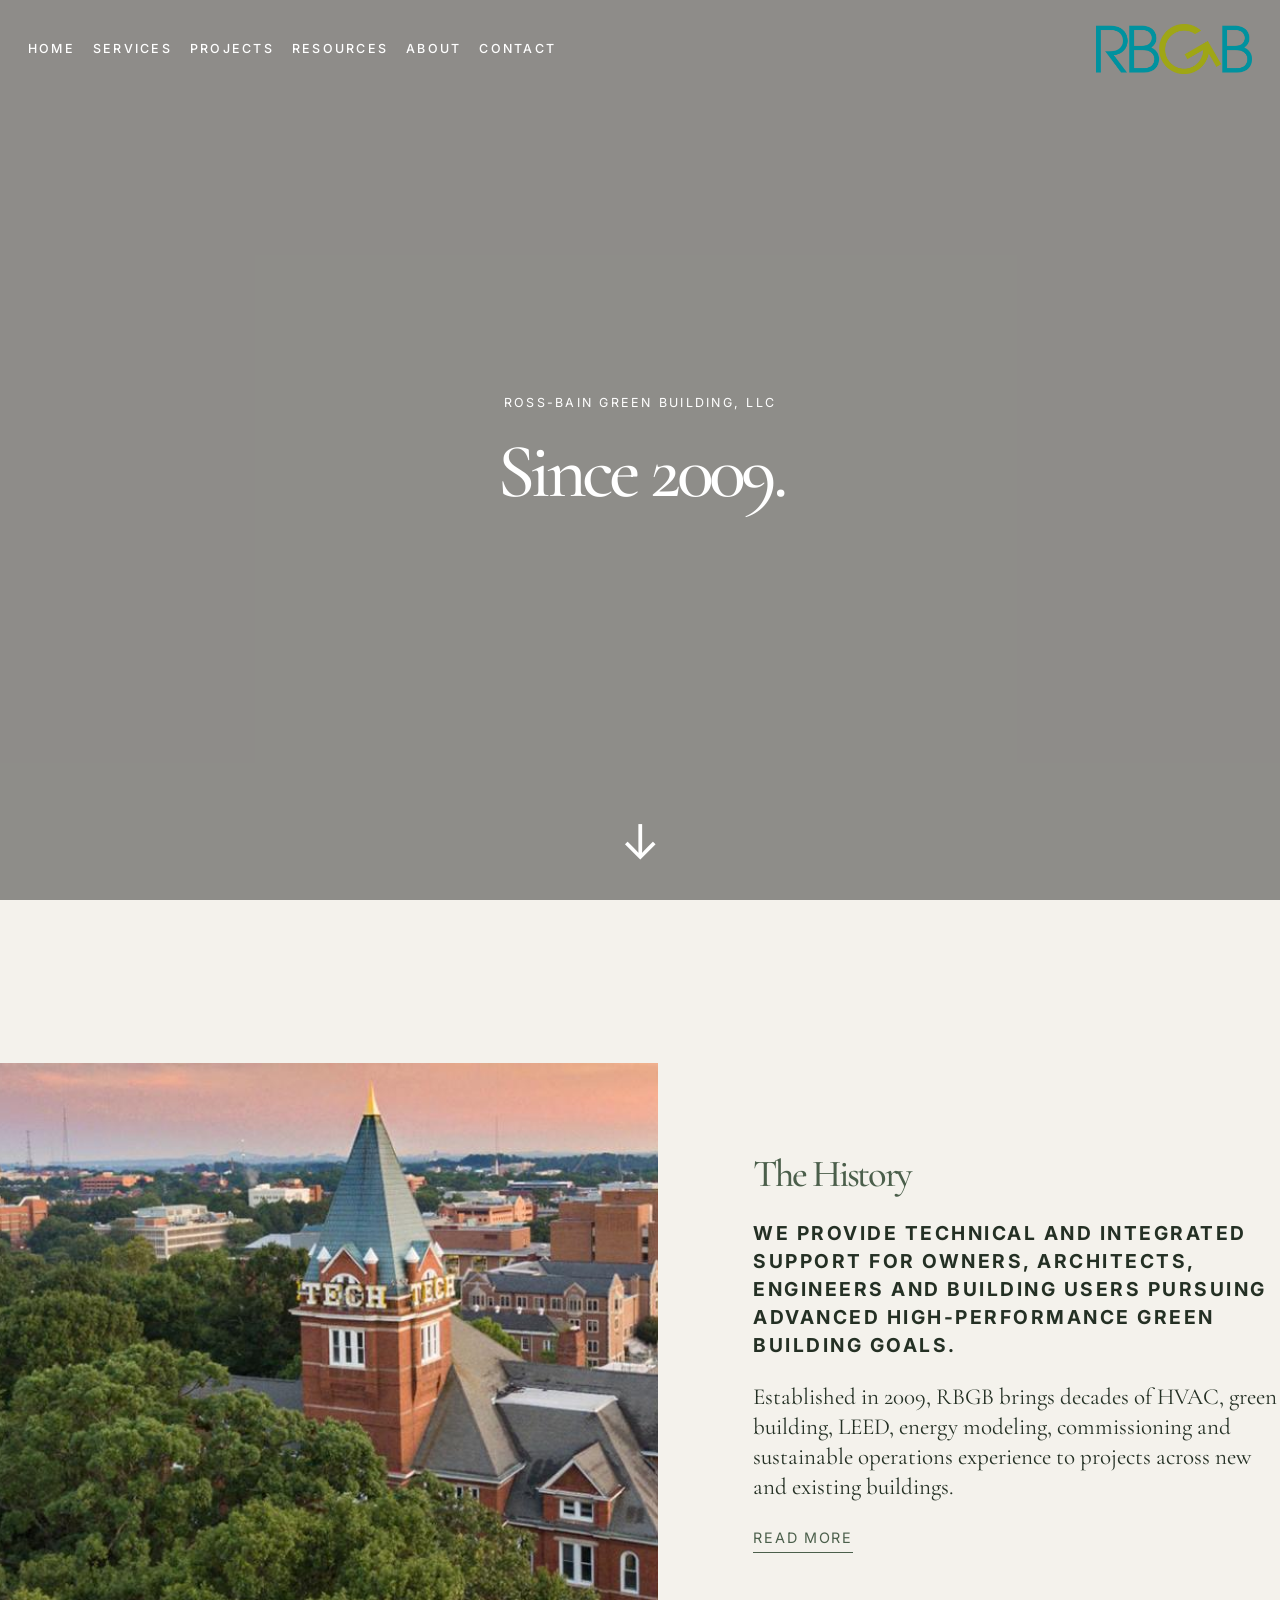
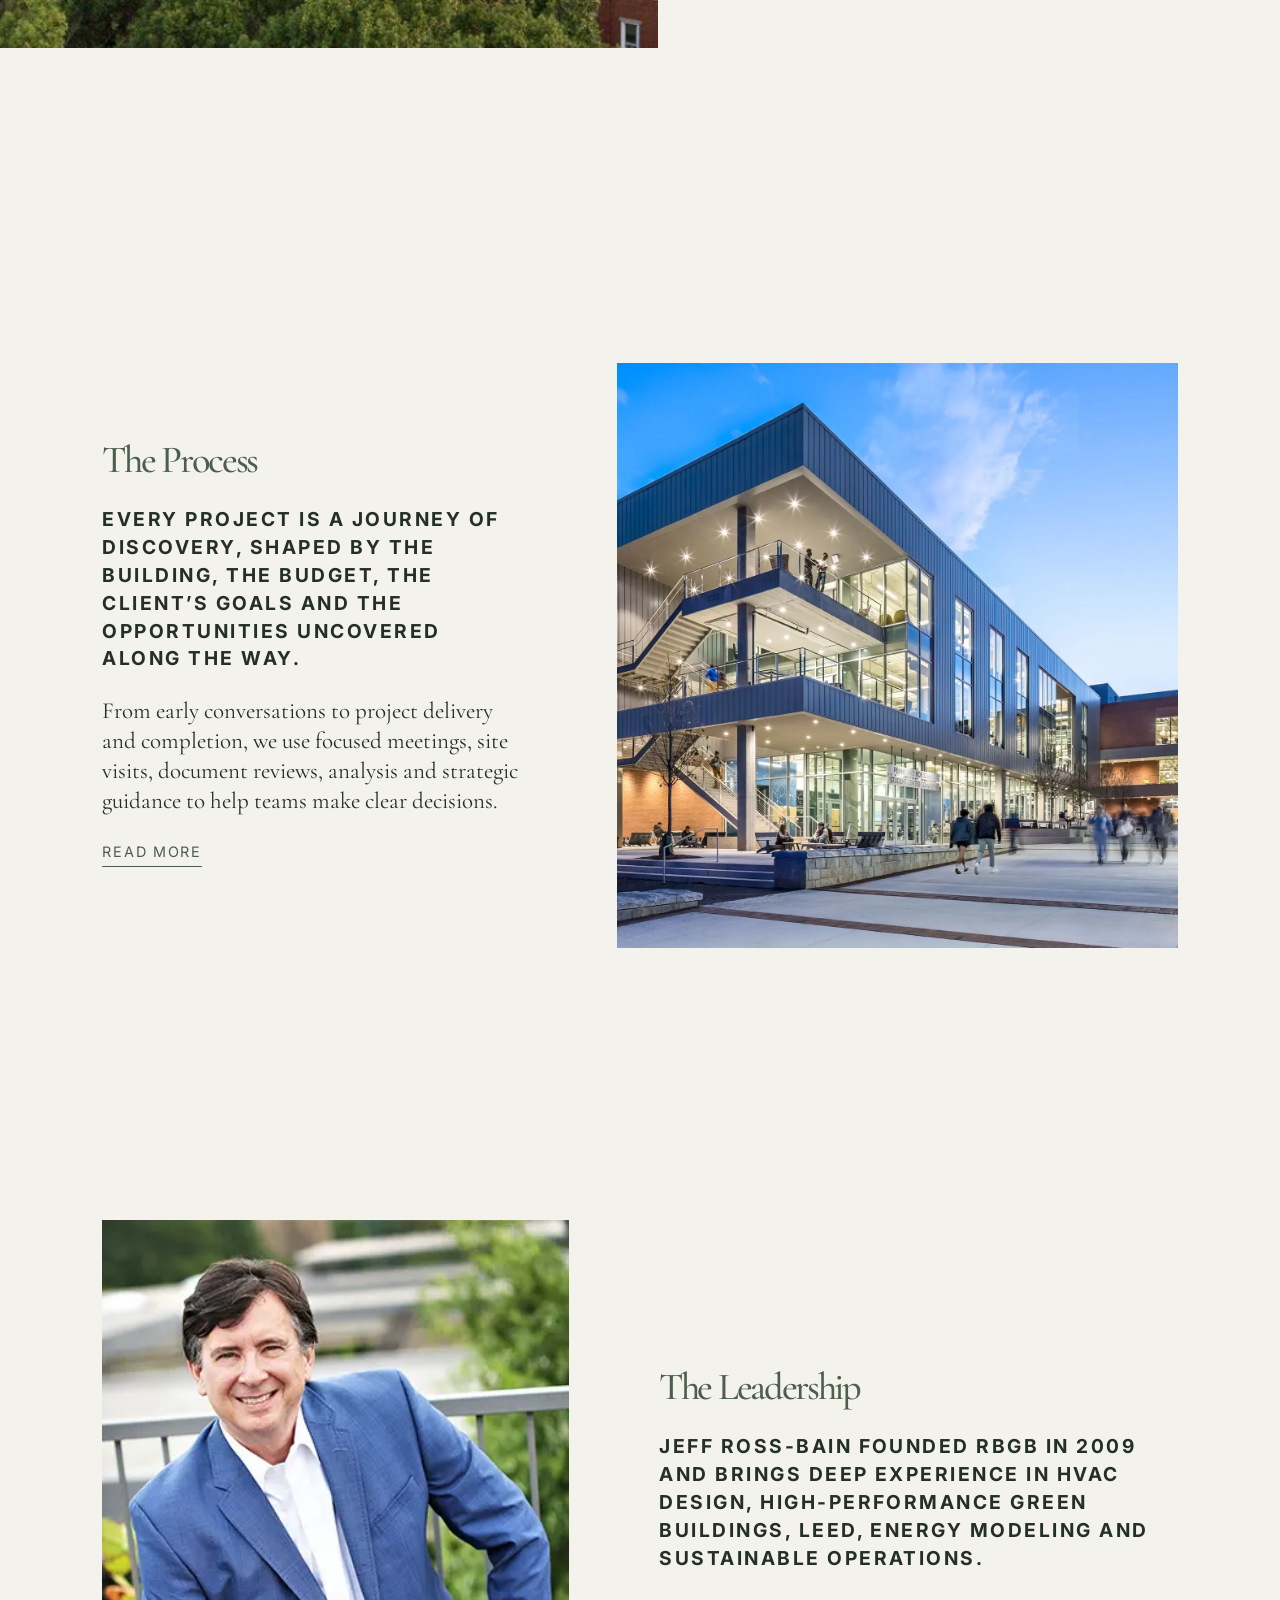
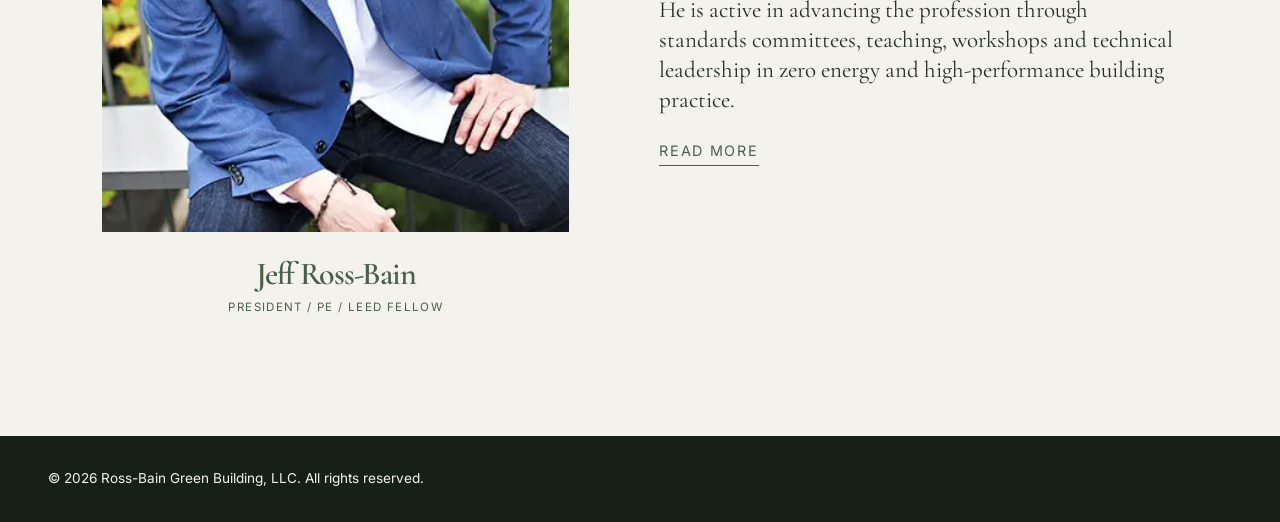
<file: about.html>
<!DOCTYPE html>
<html lang="en">
<head>
  <meta charset="UTF-8" />
  <meta name="viewport" content="width=device-width, initial-scale=1.0" />

  <title>About | RBGB</title>
  <link rel="icon" type="image/png" href="assets/images/android-chrome-512x512.png">
  <link rel="stylesheet" href="css/style.css" />

  <link rel="preconnect" href="https://fonts.googleapis.com">
  <link rel="preconnect" href="https://fonts.gstatic.com" crossorigin>
  <link href="https://fonts.googleapis.com/css2?family=Cormorant+Garamond:wght@400;500;600&family=Inter:wght@400;500;600&display=swap" rel="stylesheet">
</head>

<body>

  <!-- SAME HEADER AS HOME -->
  <header class="home-header">
    <nav class="home-nav">
      <a href="index.html">Home</a>
      <a href="services.html">Services</a>
      <a href="projects.html">Projects</a>
      <a href="resources.html">Resources</a>
      <a href="about.html" class="active-nav">About</a>
      <a href="contact.html">Contact</a>
    </nav>

    <a href="index.html" class="logo">
      <img src="assets/images/rbgb-logo.webp" alt="RBGB logo">
    </a>
  </header>


  <main>

    <!-- HERO VIDEO SECTION -->
    <section class="about-hero" id="top">
      <video autoplay muted loop playsinline class="hero-video">
        <source src="assets/videos/officeview2.mp4" type="video/mp4" />
      </video>

      <div class="hero-dark-overlay"></div>

      <div class="about-hero-title">
        <p class="section-kicker hero-kicker">Ross-Bain Green Building, LLC</p>
        <h1>Since 2009.</h1>
      </div>

      <a href="#about-history" class="scroll-arrow" aria-label="Scroll down">
        ↓
      </a>
    </section>


    <!-- HISTORY SECTION -->
    <section class="about-editorial-section" id="about-history">
      <div class="about-large-image">
        <img src="assets/images/main-campus.jpg" alt="Office or building consulting placeholder">
      </div>

      <div class="about-copy-block">
        <button class="about-heading-button" data-modal="modal-history">
          <h2>The History</h2>
        </button>

        <p class="about-bold-text">
          We provide technical and integrated support for owners, architects, engineers and building users pursuing advanced high-performance green building goals.
        </p>

        <p>
          Established in 2009, RBGB brings decades of HVAC, green building, LEED, energy modeling, commissioning and sustainable operations experience to projects across new and existing buildings.
        </p>

        <button class="text-link-button" data-modal="modal-history">Read more</button>
      </div>
    </section>


    <!-- PROCESS SECTION -->
    <section class="about-editorial-section reverse" id="about-process">
      <div class="about-large-image">
        <img src="assets/images/georgia-tech-campus-center-cooper-carry-architecture-exterior-night-view-2880x1440.webp" alt="Workshop or building review placeholder">
      </div>

      <div class="about-copy-block">
        <button class="about-heading-button" data-modal="modal-process">
          <h2>The Process</h2>
        </button>

        <p class="about-bold-text">
          Every project is a journey of discovery, shaped by the building, the budget, the client’s goals and the opportunities uncovered along the way.
        </p>

        <p>
          From early conversations to project delivery and completion, we use focused meetings, site visits, document reviews, analysis and strategic guidance to help teams make clear decisions.
        </p>

        <button class="text-link-button" data-modal="modal-process">Read more</button>
      </div>
    </section>


    <!-- LEADERSHIP SECTION -->
    <section class="about-leadership-section" id="about-leadership">
      <div class="leadership-image-card">
        <button class="leadership-image-button" data-modal="modal-leadership">
          <img src="assets/images/jeff-ross-bain-2-compressed.webp" alt="Leadership portrait placeholder">
        </button>

        <div class="leadership-caption">
          <h3>Jeff Ross-Bain</h3>
          <p>President / PE / LEED Fellow</p>
        </div>
      </div>

      <div class="about-copy-block leadership-copy">
        <button class="about-heading-button" data-modal="modal-leadership">
          <h2>The Leadership</h2>
        </button>

        <p class="about-bold-text">
          Jeff Ross-Bain founded RBGB in 2009 and brings deep experience in HVAC design, high-performance green buildings, LEED, energy modeling and sustainable operations.
        </p>

        <p>
          He is active in advancing the profession through standards committees, teaching, workshops and technical leadership in zero energy and high-performance building practice.
        </p>

        <button class="text-link-button" data-modal="modal-leadership">Read more</button>
      </div>
    </section>

  </main>


  <!-- HISTORY MODAL -->
  <div class="service-modal" id="modal-history">
    <div class="modal-panel">
      <button class="modal-close">×</button>

      <h2>The History</h2>

      <p>
        RBGB was established in 2009 by Jeff Ross-Bain. The firm provides expert technical and integrated support services that help owners, architects, engineers and building users establish and meet their advanced high-performance green building goals. RBGB has offices in Atlanta, GA and Charleston, SC.
      </p>

      <p>
        Jeff Ross-Bain has over 30 years of experience in commercial and industrial HVAC design and applications. Since 2001, Jeff has worked exclusively in the field of high-performance green buildings.
      </p>

      <p>
        Jeff is very active in the advancement of his industry and recently stepped down from an 8-year stint as the Working Group Chair and a Voting Member for ASHRAE Standard 189.1: Standard for the Design of High-Performance Green Buildings, and was a Board Member of the Green Chamber of the South. Jeff is currently teaching a Master’s Level course, Operations and Maintenance, at the Georgia Tech School of Building Construction.
      </p>

      <p>
        Jeff and his team have been involved in over 80 LEED registered or certified projects, have had direct administrative control and provided energy simulations for LEED Certified, Silver, Gold, and Platinum buildings. Furthermore, RBGB has conducted numerous energy and water audits, provides new and existing building commissioning services, consults across the gamut of sustainable building issues, provides sustainable facility management services, and regularly leads college classes, conducts workshops and delivers talks on a wide range of green building topics.
      </p>

      <p>
        The RBGB mission is to advise, engage, and challenge clients on paths to achieving sustainable, high-performance buildings within acceptable budgets. By resourcing a large bank of experience, technical tools, and green building know-how, we zero in on specific energy-saving opportunities unique to each project.
      </p>

      <p>
        Specialized skills, an integrated project delivery focus, and a passion for sustainability are combined to give clients worthwhile and best-in-class results. RBGB continues to stay current and contributes to the expanding knowledge of science, technology and methods relating to sustainable buildings and infrastructure.
      </p>
    </div>
  </div>


  <!-- PROCESS MODAL -->
  <div class="service-modal" id="modal-process">
    <div class="modal-panel">
      <button class="modal-close">×</button>

      <h2>The Process</h2>

      <p>
        Be it delivery of a LEED Platinum building, conducting an energy audit, commissioning of systems, building a strategic energy model, developing sustainable facility operation plans, or exploring a blue-sky possibility, we engage in a dynamic process and, as Lewis and Clarke put it, are on “a journey of discovery.”
      </p>

      <p>
        All projects are unique and offer unique challenges and opportunities — some well-defined, others unknown. The goal is to make the building function as best as possible, within budget, and to optimize overall performance.
      </p>

      <p>
        We are always available to discuss your project and find out how we can partner with you in creative ways to meet your goals.
      </p>

      <h3>I. Preliminary Steps</h3>

      <p>
        Before any formal agreement, we discuss the project with the client to understand the project scope, goals and budget. A scope of work and fee structure is then prepared for client review and acceptance.
      </p>

      <p>
        Once agreed, a formal Letter Agreement for Professional Services is prepared for signing and the project is ready to start.
      </p>

      <h3>II. Project Delivery</h3>

      <p>
        Through strategic steps such as focused meetings, site visits, document reviews, visioning sessions and other discovery efforts, we gain a deep understanding of the project and the client goals. This early phase is where many creative ideas emerge from the project team.
      </p>

      <p>
        These ideas and strategies can be assessed for feasibility through calculation or energy simulation. Throughout the project, opportunities arise that can redefine the project goals. When possible, RBGB analyzes these ideas for relative impact and feasibility and brings clear, useful information to the client to support decision-making.
      </p>

      <p>
        As the project objectives mature, the project team gets clear direction on how to proceed, and the nuts and bolts of the project delivery are implemented. This phase involves typical design and research processes, preparation of final documentation, and reporting the findings to the client.
      </p>

      <p>
        These principles, in various forms, apply to new construction and major renovations, as well as energy audits, commissioning, or sustainable facility management projects.
      </p>

      <h3>III. Project Completion</h3>

      <p>
        For many projects, completed deliverables make closeout clear and well-defined; a LEED plaque, for example. However, for projects where a study or investigation took place, our involvement does not end at report delivery. We remain available for discussion, queries and further consultation if necessary.
      </p>
    </div>
  </div>


  <!-- LEADERSHIP MODAL -->
  <div class="service-modal" id="modal-leadership">
    <div class="modal-panel">
      <button class="modal-close">×</button>

      <h2>The Leadership</h2>

      <p>
        Jeff Ross-Bain is the President of Ross-Bain Green Building and founded the company in January 2009. Jeff is a registered professional mechanical engineer with 20 years of HVAC design experience.
      </p>

      <p>
        Since 2001, Jeff has worked exclusively on high-performance green building design, construction and operations. Jeff is a LEED Fellow and holds a Master’s Degree from Georgia Tech.
      </p>

      <p>
        He has been involved on over 70 LEED projects and performs energy modeling, energy assessments, oversees commissioning activities, and provides owners with professional facility management expertise to ensure the sustainable, ongoing performance of buildings.
      </p>

      <p>
        Jeff is very active in his profession and has served on ASHRAE Standards committees, boards and technical committees, and currently sits on the committee for the new ASHRAE Standard 228p, Standard Method for Evaluating Zero Energy Building Performance.
      </p>

      <p>
        Jeff frequently leads college classes, seminars and workshops on a wide range of topics and, starting in January 2020, will be teaching a Master’s level class at Georgia Tech on Facility Operations and Maintenance.
      </p>

      <p>
        In 2000, Jeff rode a bicycle across the United States.
      </p>
    </div>
  </div>


  <footer>
    <p>© 2026 Ross-Bain Green Building, LLC. All rights reserved.</p>
  </footer>

  <script src="js/script.js"></script>
</body>
</html>
</file>
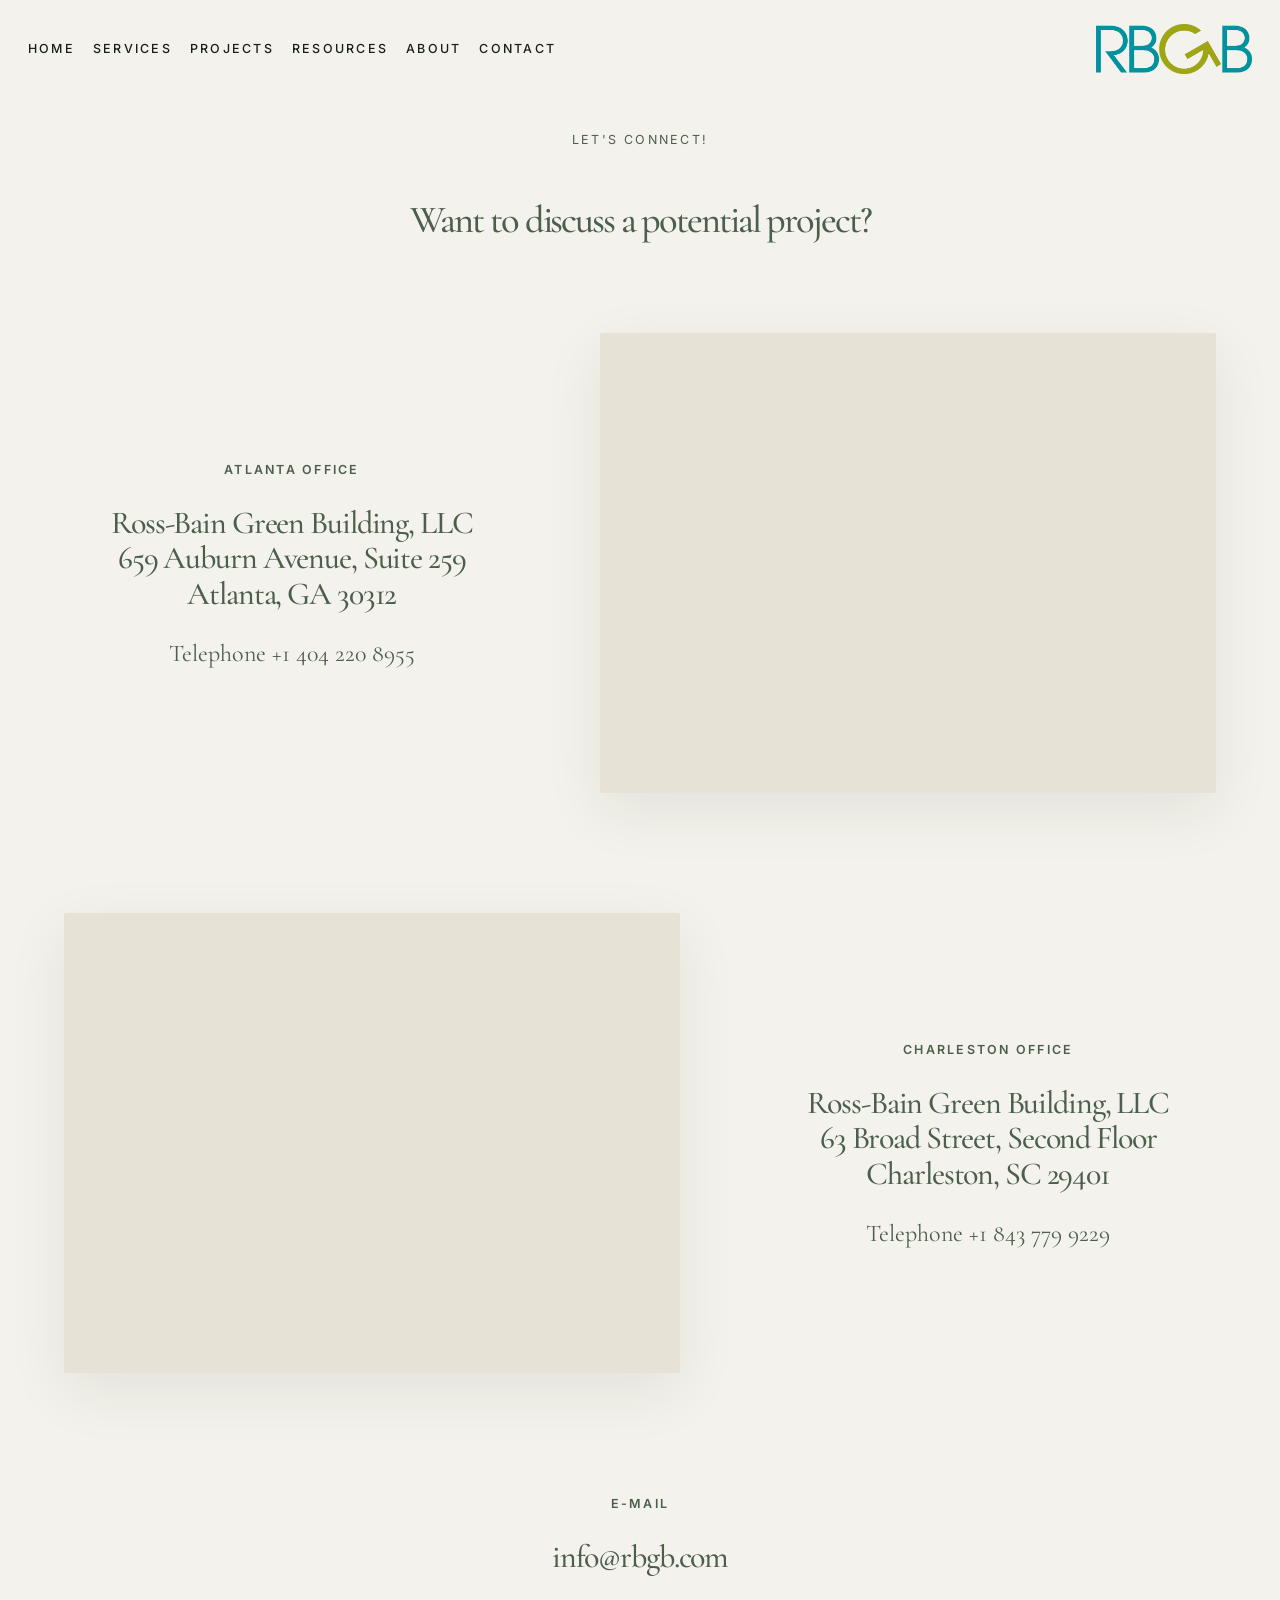
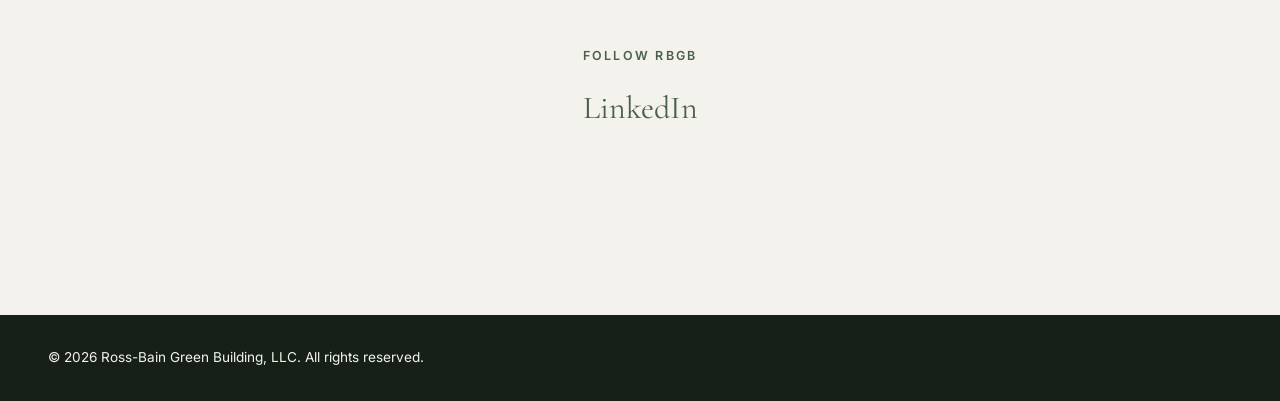
<file: contact.html>
<!DOCTYPE html>
<html lang="en">
<head>
  <meta charset="UTF-8" />
  <meta name="viewport" content="width=device-width, initial-scale=1.0" />

  <title>Contact | RBGB</title>
  <link rel="icon" type="image/png" href="assets/images/android-chrome-512x512.png">
  <link rel="stylesheet" href="css/style.css" />

  <link rel="preconnect" href="https://fonts.googleapis.com">
  <link rel="preconnect" href="https://fonts.gstatic.com" crossorigin>
  <link href="https://fonts.googleapis.com/css2?family=Cormorant+Garamond:wght@400;500;600&family=Inter:wght@400;500;600&display=swap" rel="stylesheet">
</head>

<body>

  <!-- SAME HEADER AS OTHER PAGES -->
  <header class="home-header inner-header">
    <nav class="home-nav">
      <a href="index.html">Home</a>
      <a href="services.html">Services</a>
      <a href="projects.html">Projects</a>
      <a href="resources.html">Resources</a>
      <a href="about.html">About</a>
      <a href="contact.html" class="active-nav">Contact</a>
    </nav>

    <a href="index.html" class="logo">
      <img src="assets/images/rbgb-logo.webp" alt="RBGB logo">
    </a>
  </header>


  <main class="contact-page">

    <section class="contact-hero">
      <p class="section-kicker">Let's Connect!</p>
      <h1>Want to discuss a potential project?</h1>
    </section>


    <!-- OFFICE LOCATION 01 -->
    <section class="contact-office-section">
      <div class="contact-details-block">
        <p class="contact-label">Atlanta Office</p>

        <h2>
          Ross-Bain Green Building, LLC<br>
          659 Auburn Avenue, Suite 259<br>
          Atlanta, GA 30312
        </h2>

        <p class="contact-phone">
          Telephone <a href="tel:+14042208955">+1 404 220 8955</a>
        </p>
      </div>

      <div class="contact-map-window">
        <iframe 
          src="https://www.google.com/maps/embed?pb=!1m18!1m12!1m3!1d3723.189068017291!2d-84.36882732429616!3d33.756012873269995!2m3!1f0!2f0!3f0!3m2!1i1024!2i768!4f13.1!3m3!1m2!1s0x88f503f7bffb39f1%3A0x9f83431e8ea91b3!2sRoss-Bain%20Green%20Building%2C%20LLC!5e1!3m2!1sen!2sus!4v1779433587719!5m2!1sen!2sus" 
          width="600" 
          height="450" 
          style="border:0;" 
          allowfullscreen="" 
          loading="lazy" 
          referrerpolicy="no-referrer-when-downgrade">
        </iframe>
      </div>
    </section>


    <!-- OFFICE LOCATION 02 -->
    <section class="contact-office-section reverse">
      <div class="contact-details-block">
        <p class="contact-label">Charleston Office</p>

        <h2>
          Ross-Bain Green Building, LLC<br>
          63 Broad Street, Second Floor<br>
          Charleston, SC 29401
        </h2>

        <p class="contact-phone">
          Telephone <a href="tel:+18437799229">+1 843 779 9229</a>
        </p>
      </div>

      <div class="contact-map-window">
        <iframe 
          src="https://www.google.com/maps/embed?pb=!1m18!1m12!1m3!1d3765.185385930045!2d-79.93483211365111!3d32.776433605758214!2m3!1f0!2f0!3f0!3m2!1i1024!2i768!4f13.1!3m3!1m2!1s0x88fe7a0fd235df7f%3A0x25bdbb1b0afe071a!2s63%20Broad%20St%2C%20Charleston%2C%20SC%2029401!5e1!3m2!1sen!2sus!4v1779433718367!5m2!1sen!2sus" 
          width="600" 
          height="450" 
          style="border:0;" 
          allowfullscreen="" 
          loading="lazy" 
          referrerpolicy="no-referrer-when-downgrade">
        </iframe>
      </div>
    </section>


    <!-- GENERAL ENQUIRIES -->
    <section class="contact-info-list">

      <div class="contact-info-item">
        <p class="contact-label">E-mail</p>
        <h2>
          <a href="mailto:info@rbgb.com">info@rbgb.com</a>
        </h2>
      </div>

      <!-- <div class="contact-info-item">
        <p class="contact-label">General Enquiries</p>
        <h2>
          <a href="tel:+10000000000">Telephone +1 000 000 0000</a><br>
          <a href="mailto:studio@example.com">studio@example.com</a>
        </h2>
      </div> -->

      <div class="contact-info-item">
        <p class="contact-label">Follow RBGB</p>

        <div class="social-links">
          <a href="https://www.linkedin.com/company/ross-bain-green-building/posts/?feedView=all" target="_blank" rel="noopener noreferrer">LinkedIn</a>
        </div>
      </div>

    </section>

  </main>


  <footer>
    <p>© 2026 Ross-Bain Green Building, LLC. All rights reserved.</p>
  </footer>

</body>
</html>
</file>
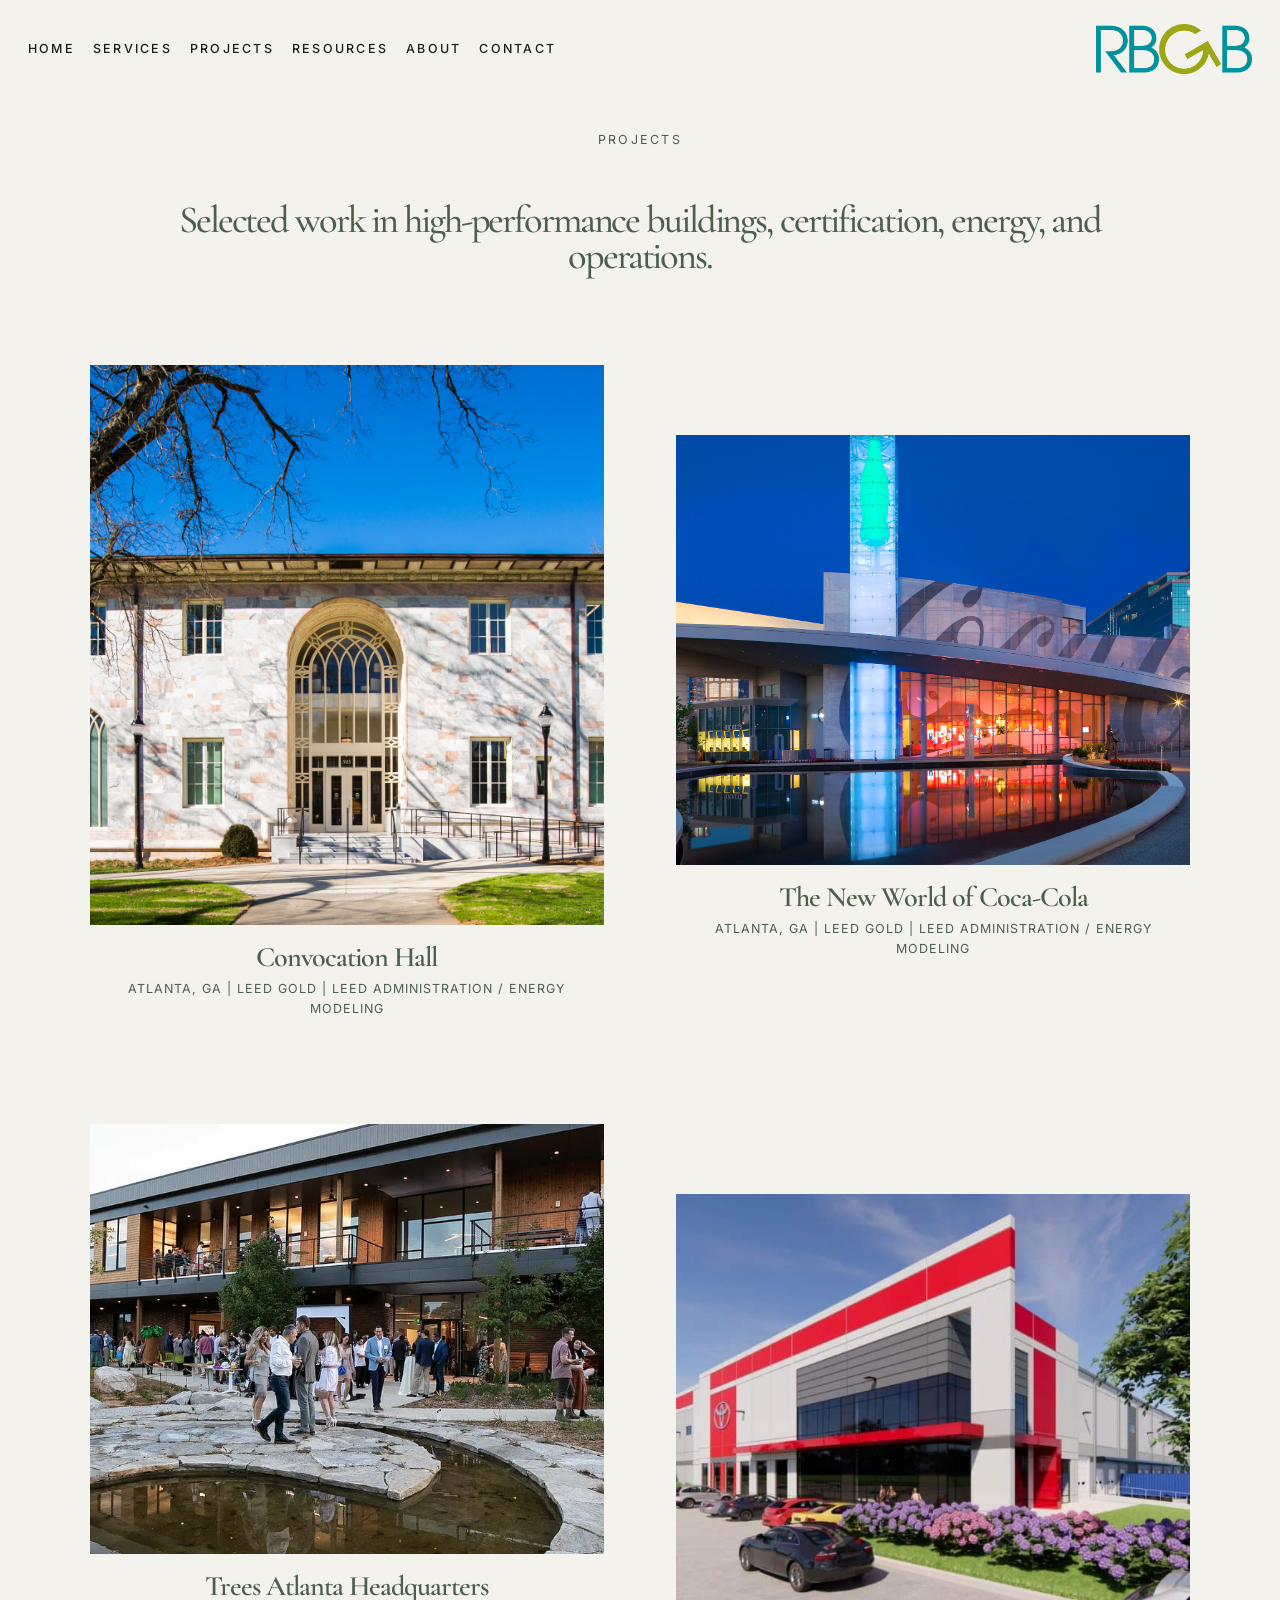
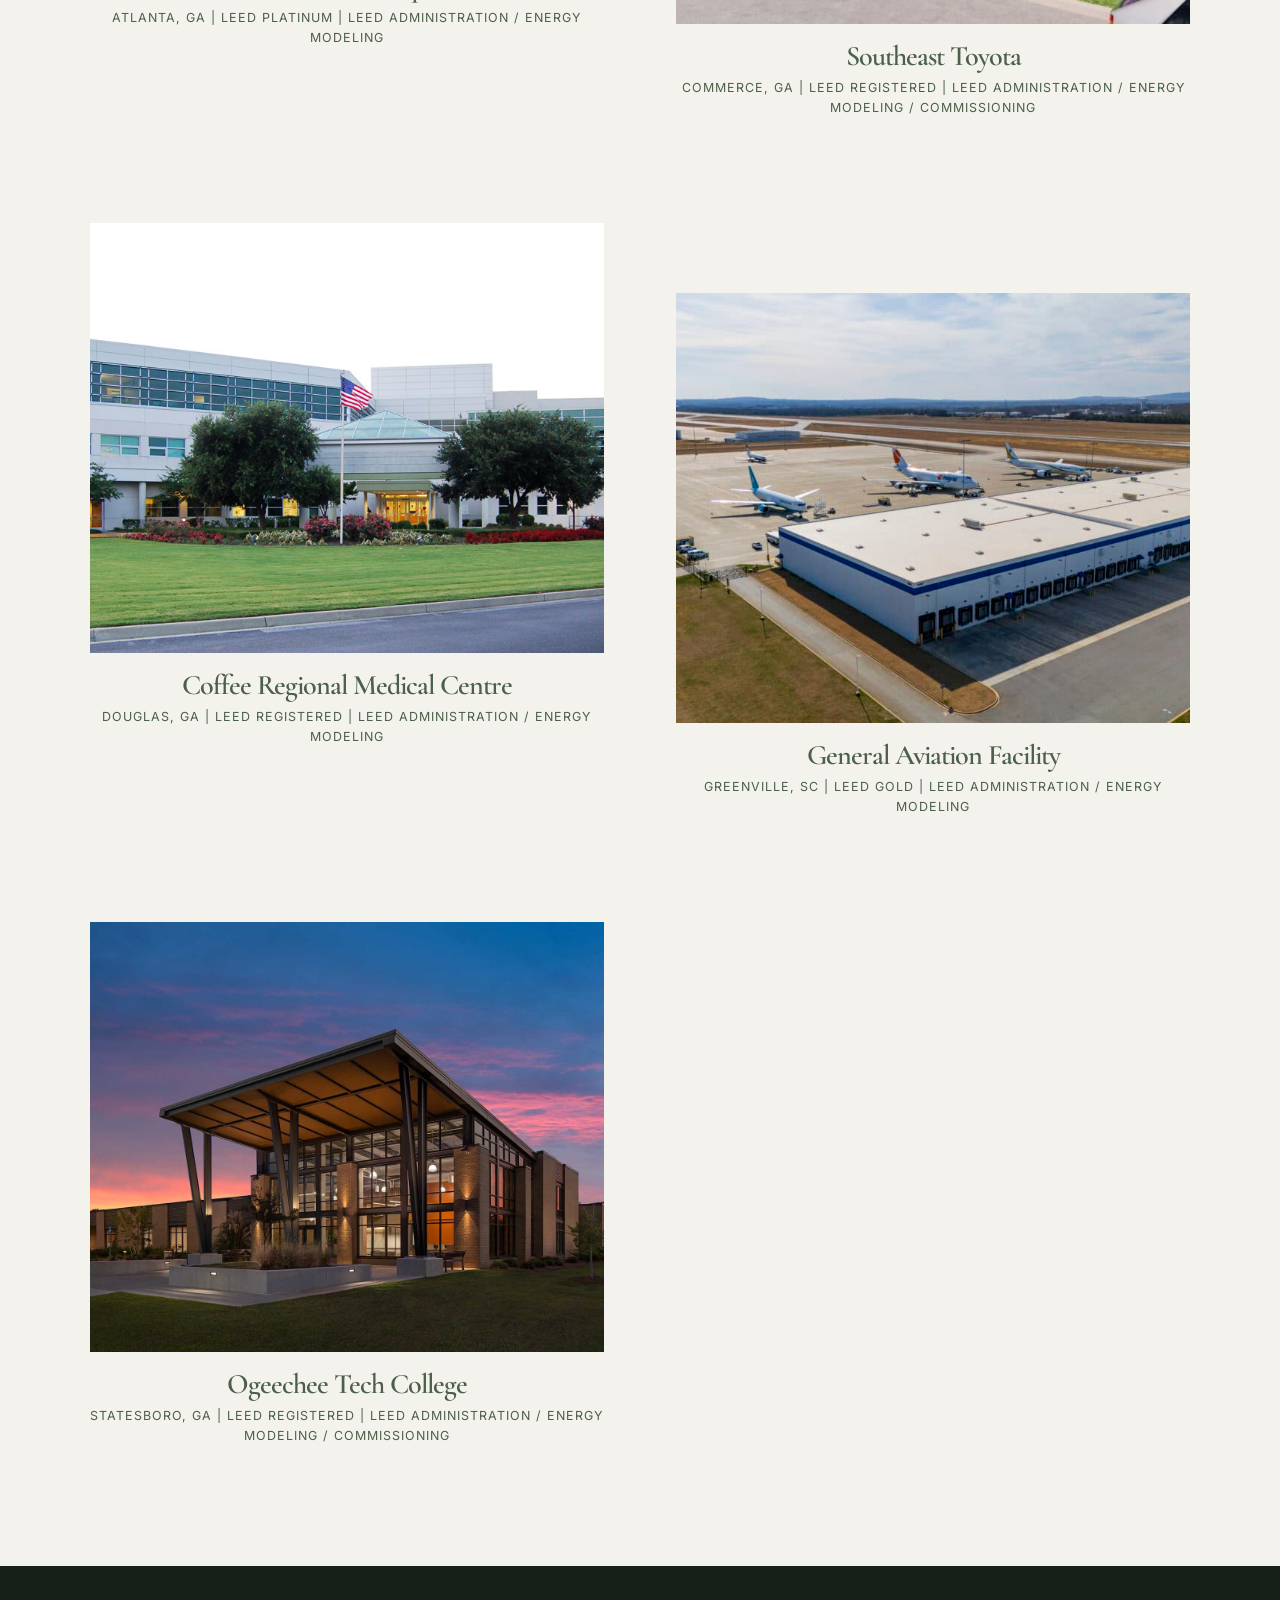
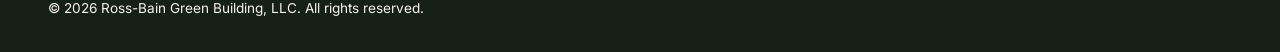
<file: projects.html>
<!DOCTYPE html>
<html lang="en">
<head>
  <meta charset="UTF-8" />
  <meta name="viewport" content="width=device-width, initial-scale=1.0" />

  <title>Projects | RBGB</title>
  <link rel="icon" type="image/png" href="assets/images/android-chrome-512x512.png">
  <link rel="stylesheet" href="css/style.css" />

  <link rel="preconnect" href="https://fonts.googleapis.com">
  <link rel="preconnect" href="https://fonts.gstatic.com" crossorigin>
  <link href="https://fonts.googleapis.com/css2?family=Cormorant+Garamond:wght@400;500;600&family=Inter:wght@400;500;600&display=swap" rel="stylesheet">
</head>

<body>

  <!-- SAME HEADER AS HOME / SERVICES -->
  <header class="home-header inner-header">
    <nav class="home-nav">
      <a href="index.html">Home</a>
      <a href="services.html">Services</a>
      <a href="projects.html" class="active-nav">Projects</a>
      <a href="resources.html">Resources</a>
      <a href="about.html">About</a>
      <a href="contact.html">Contact</a>
    </nav>

    <a href="index.html" class="logo">
      <img src="assets/images/rbgb-logo.webp" alt="RBGB logo">
    </a>
  </header>


  <main class="projects-page">

    <section class="projects-intro">
      <p class="section-kicker">Projects</p>
      <h1>Selected work in high-performance buildings, certification, energy, and operations.</h1>
    </section>


    <section class="project-gallery">

      <a href="projects/convocation-hall.html" class="project-gallery-item project-large">
        <img src="assets/images/emory.jpg" alt="Convocation Hall at Emory University">
        <div class="project-caption">
          <h2>Convocation Hall</h2>
          <p>Atlanta, GA | LEED Gold | LEED Administration / Energy Modeling</p>
        </div>
      </a>

      <a href="projects/world-of-coke.html" class="project-gallery-item">
        <img src="assets/images/worldofcoke.jpg" alt="The New World of Coca-Cola">
        <div class="project-caption">
          <h2>The New World of Coca-Cola</h2>
          <p>Atlanta, GA | LEED Gold | LEED Administration / Energy Modeling</p>
        </div>
      </a>

      <a href="projects/trees-atlanta-hq.html" class="project-gallery-item">
        <img src="assets/images/treesatlanta.jpg" alt="Trees Atlanta Headquarters">
        <div class="project-caption">
          <h2>Trees Atlanta Headquarters</h2>
          <p>Atlanta, GA | LEED Platinum | LEED Administration / Energy Modeling</p>
        </div>
      </a>

      <a href="projects/toyota.html" class="project-gallery-item">
        <img src="assets/images/Toyota-Building-1024x576.jpg" alt="Southeast Toyota Building">
        <div class="project-caption">
          <h2>Southeast Toyota</h2>
          <p>Commerce, GA | LEED Registered | LEED Administration / Energy Modeling / Commissioning</p>
        </div>
      </a>

      <a href="projects/coffee-regional-med.html" class="project-gallery-item">
        <img src="assets/images/DSC_0667.jpg" alt="Coffee Regional Medical Centre">
        <div class="project-caption">
          <h2>Coffee Regional Medical Centre</h2>
          <p>Douglas, GA | LEED Registered | LEED Administration / Energy Modeling</p>
        </div>
      </a>

      <a href="projects/general-aviation.html" class="project-gallery-item">
        <img src="assets/images/MSC-Maersk-Magma-3-Planes-2025-111-1024x576.jpg" alt="General Aviation Facility">
        <div class="project-caption">
          <h2>General Aviation Facility</h2>
          <p>Greenville, SC | LEED Gold | LEED Administration / Energy Modeling</p>
        </div>
      </a>

      <a href="projects/ogeechee-tech.html" class="project-gallery-item">
        <img src="assets/images/4329-01-1710x1080.jpg" alt="Ogeechee Tech College">
        <div class="project-caption">
          <h2>Ogeechee Tech College</h2>
          <p>Statesboro, GA | LEED Registered | LEED Administration / Energy Modeling / Commissioning</p>
        </div>
      </a>

    </section>

  </main>


  <footer>
    <p>© 2026 Ross-Bain Green Building, LLC. All rights reserved.</p>
  </footer>

  <script src="js/script.js"></script>
</body>
</html>
</file>
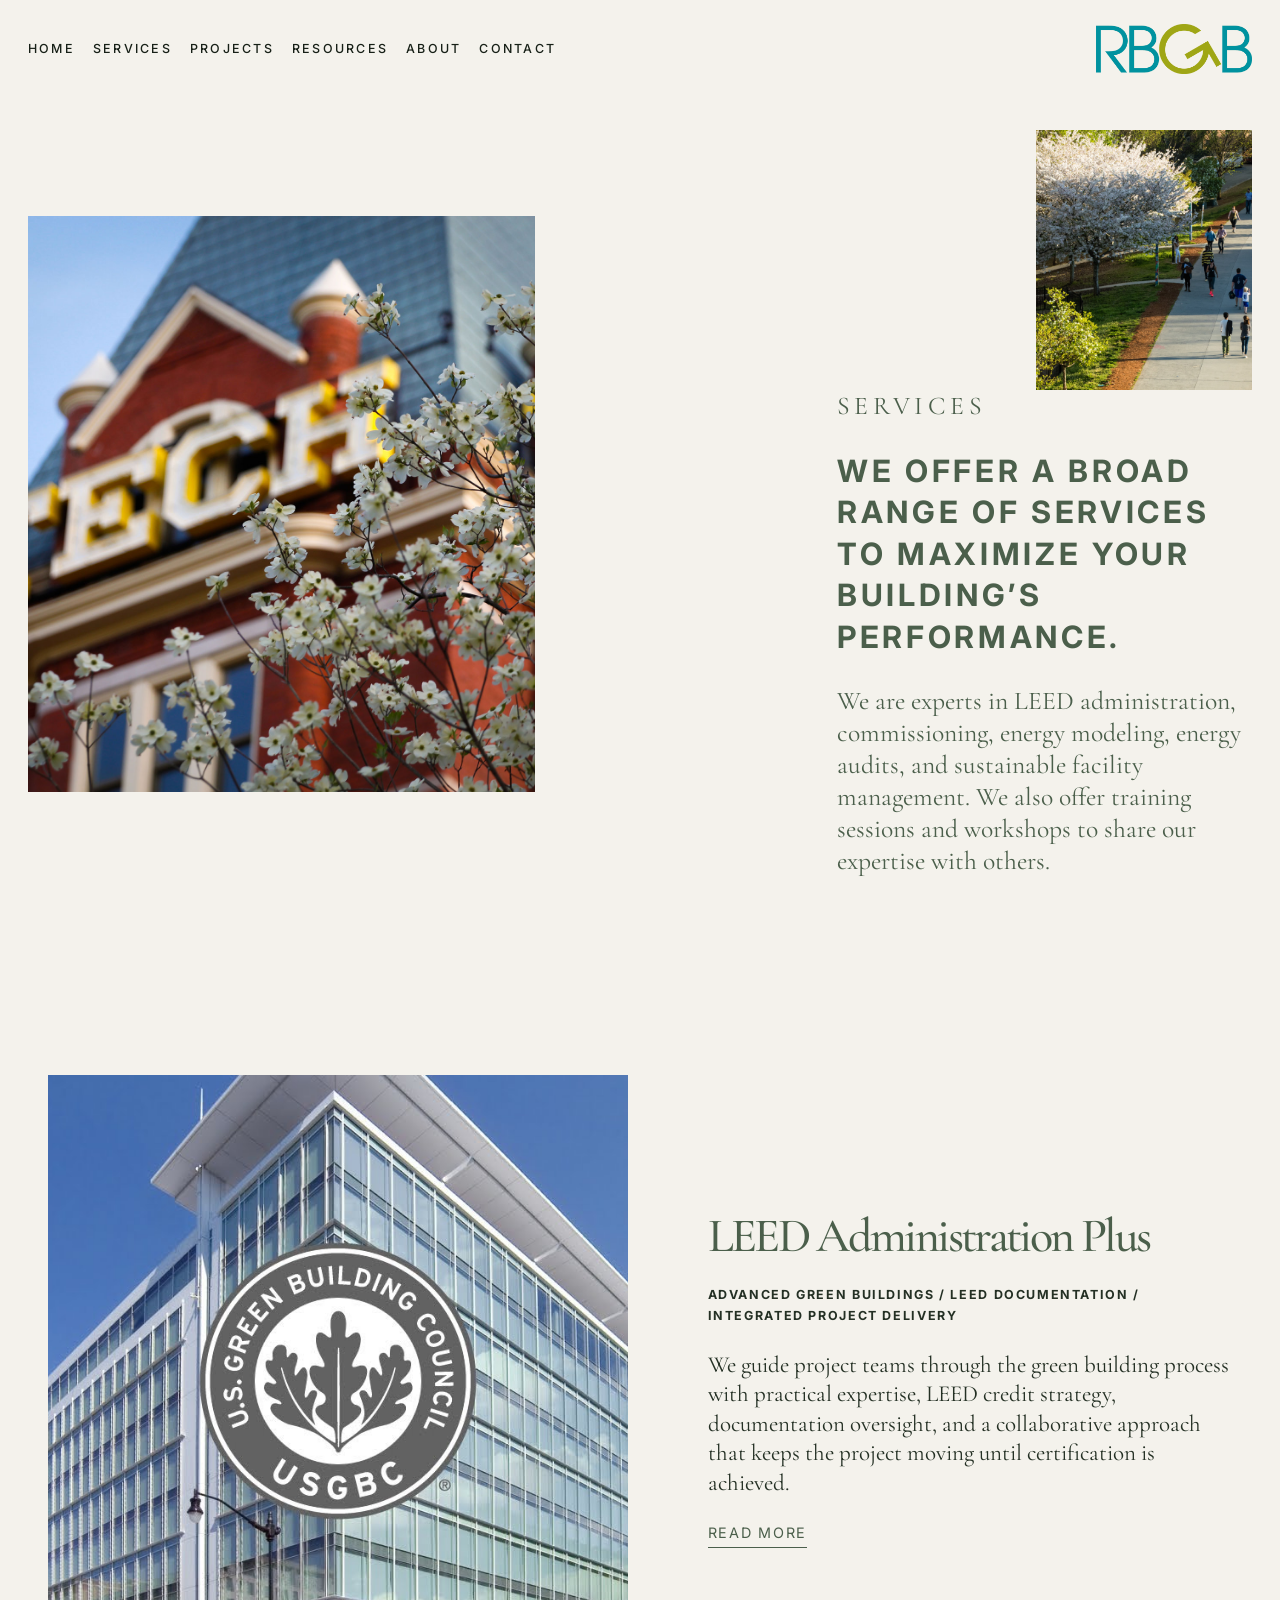
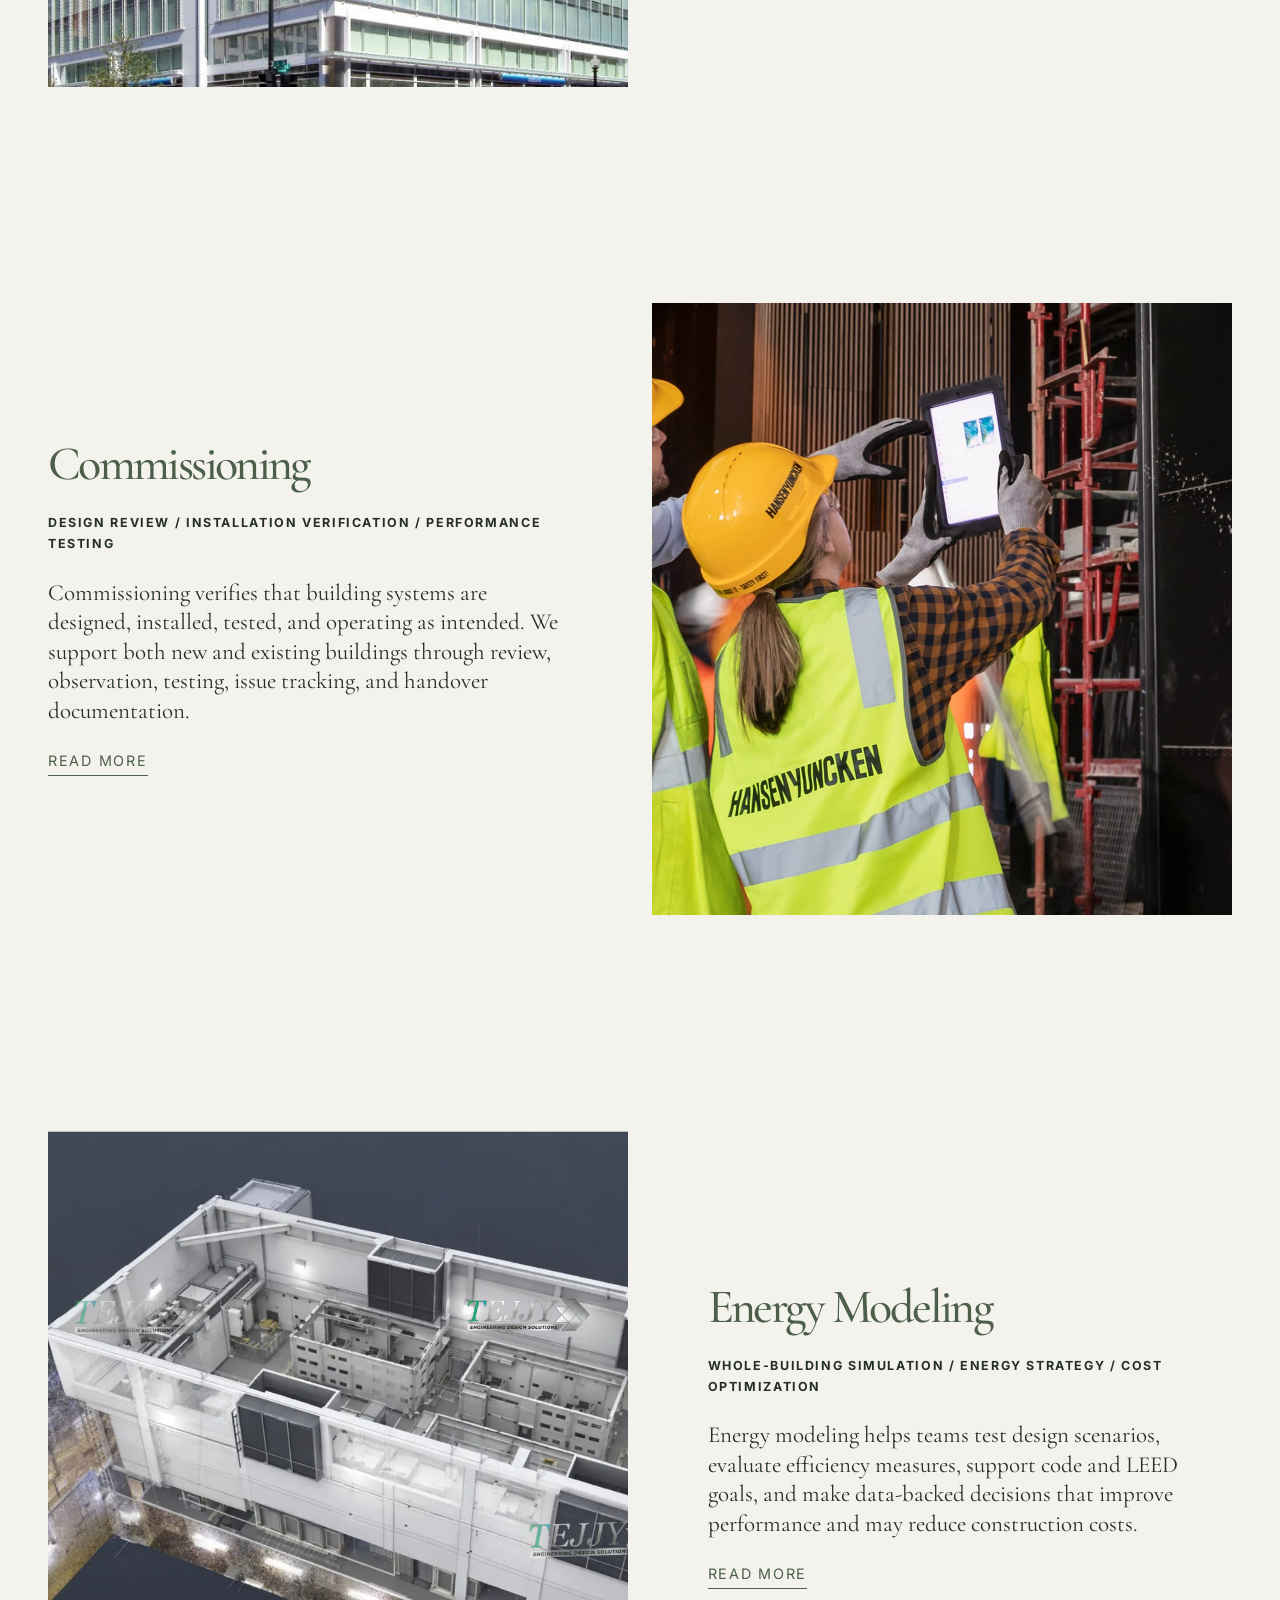
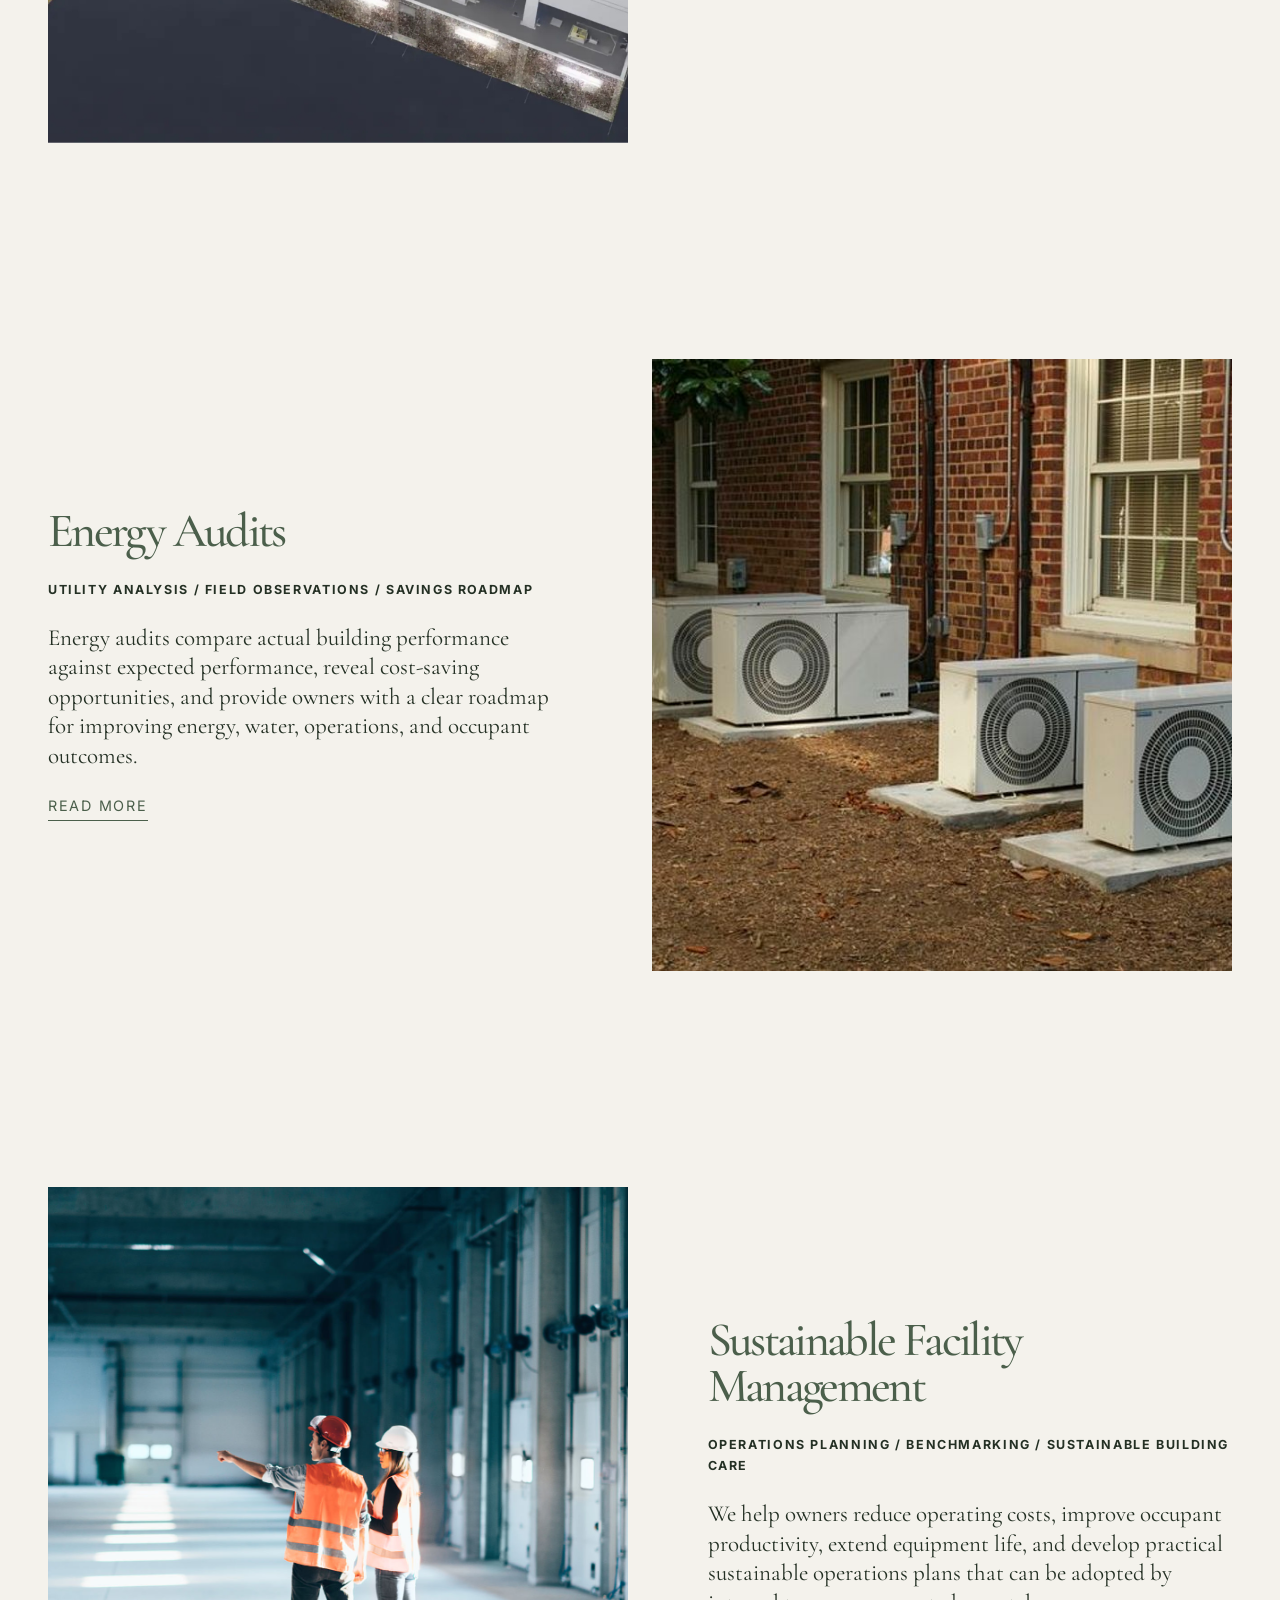
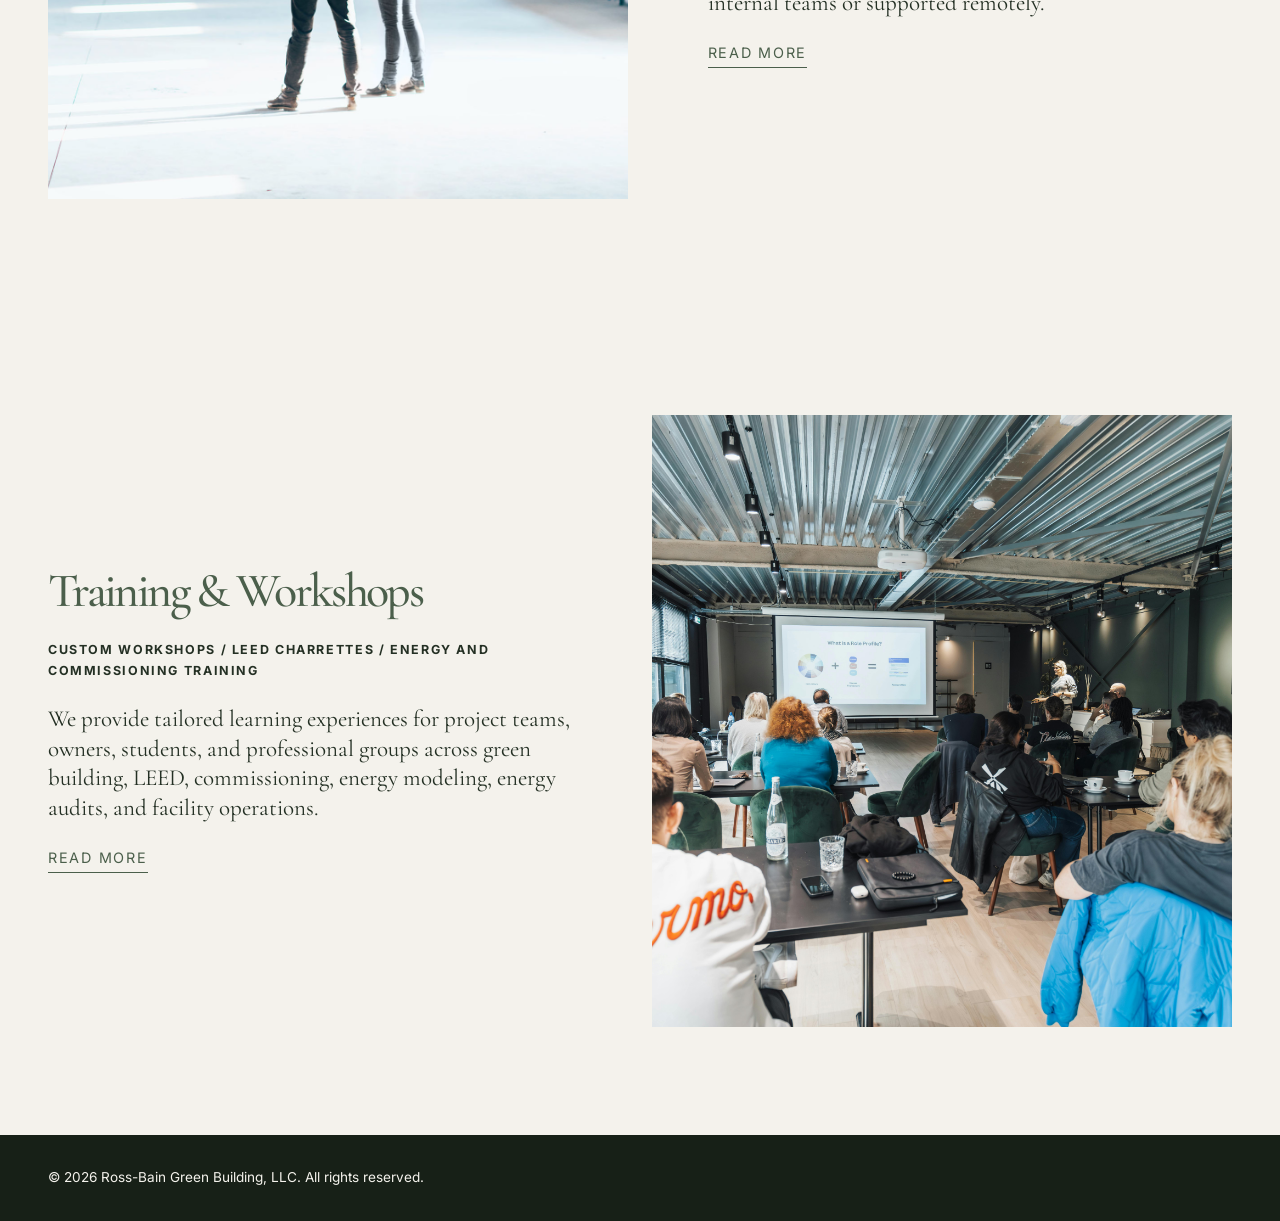
<file: services.html>
<!DOCTYPE html>
<html lang="en">
<head>
  <meta charset="UTF-8" />
  <meta name="viewport" content="width=device-width, initial-scale=1.0" />

  <title>Services | RBGB</title>
  <link rel="icon" type="image/png" href="assets/images/android-chrome-512x512.png">
  <link rel="stylesheet" href="css/style.css" />

  <!-- Same fonts as homepage -->
  <link rel="preconnect" href="https://fonts.googleapis.com">
  <link rel="preconnect" href="https://fonts.gstatic.com" crossorigin>
  <link href="https://fonts.googleapis.com/css2?family=Cormorant+Garamond:wght@400;500;600&family=Inter:wght@400;500;600&display=swap" rel="stylesheet">
</head>

<body>

  <!-- SAME HEADER STYLE AS HOME PAGE -->
  <header class="home-header inner-header">
    <nav class="home-nav">
      <a href="index.html">Home</a>
      <a href="services.html" class="active-nav">Services</a>
      <a href="projects.html">Projects</a>
      <a href="resources.html">Resources</a>
      <a href="about.html">About</a>
      <a href="contact.html">Contact</a>
    </nav>

    <a href="index.html" class="logo">
      <img src="assets/images/rbgb-logo.webp" alt="RBGB logo">
    </a>
  </header>


  <main>

    <!-- SERVICES LANDING SECTION -->
    <section class="services-landing">
      <div class="services-landing-large">
        <img src="assets/images/admissions_thumb.jpg" alt="High performance building consulting placeholder">
      </div>

      <div class="services-landing-small">
        <img src="assets/images/Land-Conservation_Conservation-Loans_Atlanta-Beltline-hero_Stacy-Funderburke.jpg" alt="Sustainable building systems placeholder">
      </div>

      <div class="services-landing-copy">
        <p class="section-kicker left-kicker">Services</p>

        <h1>
          We offer a broad range of services to maximize your building’s performance.
        </h1>

        <p>
          We are experts in LEED administration, commissioning, energy modeling, energy audits, and sustainable facility management. We also offer training sessions and workshops to share our expertise with others.
        </p>
      </div>
    </section>


    <!-- SERVICES DETAIL SECTIONS -->

    <section class="service-detail-section" id="leed">
      <button class="service-image-button" data-modal="modal-leed">
        <img src="assets/images/maxresdefault.jpg" alt="LEED Administration Plus placeholder">
      </button>

      <div class="service-detail-copy">
        <button class="service-heading-button" data-modal="modal-leed">
          <h2>LEED Administration Plus</h2>
        </button>

        <p class="service-tags">
          Advanced Green Buildings / LEED Documentation / Integrated Project Delivery
        </p>

        <p>
          We guide project teams through the green building process with practical expertise, LEED credit strategy, documentation oversight, and a collaborative approach that keeps the project moving until certification is achieved.
        </p>

        <button class="text-link-button" data-modal="modal-leed">Read more</button>
      </div>
    </section>


    <section class="service-detail-section reverse" id="commissioning">
      <button class="service-image-button" data-modal="modal-commissioning">
        <img src="assets/images/complete-guide-to-building-commissioning-in-construction.jpg" alt="Commissioning placeholder">
      </button>

      <div class="service-detail-copy">
        <button class="service-heading-button" data-modal="modal-commissioning">
          <h2>Commissioning</h2>
        </button>

        <p class="service-tags">
          Design Review / Installation Verification / Performance Testing
        </p>

        <p>
          Commissioning verifies that building systems are designed, installed, tested, and operating as intended. We support both new and existing buildings through review, observation, testing, issue tracking, and handover documentation.
        </p>

        <button class="text-link-button" data-modal="modal-commissioning">Read more</button>
      </div>
    </section>


    <section class="service-detail-section" id="energy-modeling">
      <button class="service-image-button" data-modal="modal-energy-modeling">
        <img src="assets/images/Accurate_As-Built_BIM_Modeling_for_Complex_Mechanical_Spaces.png" alt="Energy Modeling placeholder">
      </button>

      <div class="service-detail-copy">
        <button class="service-heading-button" data-modal="modal-energy-modeling">
          <h2>Energy Modeling</h2>
        </button>

        <p class="service-tags">
          Whole-building Simulation / Energy Strategy / Cost Optimization
        </p>

        <p>
          Energy modeling helps teams test design scenarios, evaluate efficiency measures, support code and LEED goals, and make data-backed decisions that improve performance and may reduce construction costs.
        </p>

        <button class="text-link-button" data-modal="modal-energy-modeling">Read more</button>
      </div>
    </section>


    <section class="service-detail-section reverse" id="energy-audits">
      <button class="service-image-button" data-modal="modal-energy-audits">
        <img src="assets/images/How-to-Improve-Energy-Efficiency-in-Your-Commercial-Property.jpeg" alt="Energy Audits placeholder">
      </button>

      <div class="service-detail-copy">
        <button class="service-heading-button" data-modal="modal-energy-audits">
          <h2>Energy Audits</h2>
        </button>

        <p class="service-tags">
          Utility Analysis / Field Observations / Savings Roadmap
        </p>

        <p>
          Energy audits compare actual building performance against expected performance, reveal cost-saving opportunities, and provide owners with a clear roadmap for improving energy, water, operations, and occupant outcomes.
        </p>

        <button class="text-link-button" data-modal="modal-energy-audits">Read more</button>
      </div>
    </section>


    <section class="service-detail-section" id="facility-management">
      <button class="service-image-button" data-modal="modal-facility-management">
        <img src="assets/images/gettyimages-499148420-2048x2048.jpg" alt="Sustainable Facility Management placeholder">
      </button>

      <div class="service-detail-copy">
        <button class="service-heading-button" data-modal="modal-facility-management">
          <h2>Sustainable Facility Management</h2>
        </button>

        <p class="service-tags">
          Operations Planning / Benchmarking / Sustainable Building Care
        </p>

        <p>
          We help owners reduce operating costs, improve occupant productivity, extend equipment life, and develop practical sustainable operations plans that can be adopted by internal teams or supported remotely.
        </p>

        <button class="text-link-button" data-modal="modal-facility-management">Read more</button>
      </div>
    </section>


    <section class="service-detail-section reverse" id="training">
      <button class="service-image-button" data-modal="modal-training">
        <img src="assets/images/free-photo-of-business-training-course.jpeg" alt="Training and Workshops placeholder">
      </button>

      <div class="service-detail-copy">
        <button class="service-heading-button" data-modal="modal-training">
          <h2>Training & Workshops</h2>
        </button>

        <p class="service-tags">
          Custom Workshops / LEED Charrettes / Energy and Commissioning Training
        </p>

        <p>
          We provide tailored learning experiences for project teams, owners, students, and professional groups across green building, LEED, commissioning, energy modeling, energy audits, and facility operations.
        </p>

        <button class="text-link-button" data-modal="modal-training">Read more</button>
      </div>
    </section>

  </main>


  <!-- OVERLAY MODALS -->

  <div class="service-modal" id="modal-leed">
    <div class="modal-panel">
      <button class="modal-close">×</button>
      <h2>LEED Administration Plus</h2>

      <h3>Advanced High-performance Green Buildings</h3>
      <h3>Experience, Competence, and Knowledge</h3>
      <h3>LEED Administration Experts</h3>

      <p>
        The term “green building” covers a wide range of issues, concepts, perceptions and technologies. RBGB leadership has been involved in this field exclusively since 2001 and has developed a deep and broad understanding of the topic. Combining this breadth of knowledge with technical competency, passion, and a practical approach, we provide the client with the highest levels of green building expertise available.
      </p>

      <p>
        The green building process demands collaborative and creative input from a variety of disciplines. Team members must be willing to emerge from traditional silos and take a seat at the table, explore options, and be creative. The term for this approach is Integrated Project Delivery, or IPD. RBGB promotes, encourages, and facilitates IPD as a sensible approach under all types of project team scenarios.
      </p>

      <p>
        RBGB has been involved in over 80 LEED projects and has had direct project administrative control and performed energy models for LEED Certified, Silver, Gold and Platinum buildings. We are fully experienced with the intricacies of LEED credit requirements, documentation protocols, and the LEED submittal and review process. We provide all the administrative oversight necessary and stay focused on the project until the plaque is delivered. We take care of the details.
      </p>
    </div>
  </div>


  <div class="service-modal" id="modal-commissioning">
    <div class="modal-panel">
      <button class="modal-close">×</button>
      <h2>Commissioning</h2>

      <h3>Verify System Design / Confirm Installation / Test</h3>
      <h3>New and Existing Building</h3>
      <h3>End of Project Information Transfer</h3>

      <p>
        Commissioning, or Cx, is a quality control process. Although building Mechanical, Electrical and Plumbing systems are made up of standard components, the arrangement of those components and the interaction of controls are unique for each building.
      </p>

      <p>
        As the commissioning professional, RBGB reviews MEP design for operational and maintenance accessibility, checks that documents are complete, prepares test procedures, observes installation, confirms specified equipment, records issues, and observes system operation using step-by-step procedures.
      </p>

      <p>
        The commissioning process can be applied to both new and existing buildings. New building commissioning follows defined milestones and schedules. Existing building commissioning often requires dealing with missing drawings, modified systems, calibration issues, repairs, and best-practice solutions. It is especially useful for cost savings, improved operation, and strategic planning.
      </p>

      <p>
        At handover, owners often receive large amounts of documents that are rarely organized or used. RBGB works to ensure project documents are organized and that staff training is conducted according to owner expectations. Cloud-based commissioning software platforms help streamline this process.
      </p>
    </div>
  </div>


  <div class="service-modal" id="modal-energy-modeling">
    <div class="modal-panel">
      <button class="modal-close">×</button>
      <h2>Energy Modeling</h2>

      <h3>Optimize Building Performance</h3>
      <h3>Evaluate Energy Strategies</h3>
      <h3>Reduce Construction Costs</h3>

      <p>
        Energy simulation, or modeling, is one of the greatest building design tools ever invented. It is used to meet energy code, gain LEED points, and report tax credits, but it is best used strategically to optimize building performance.
      </p>

      <p>
        By simulating building components and scenarios, the model identifies where maximum energy efficiencies occur. It analyzes whole-building performance and helps determine the cost effectiveness of energy efficiency measures.
      </p>

      <p>
        Used early, the model replaces speculation with data. Results are often interesting, surprising, and non-intuitive because each building is different.
      </p>

      <p>
        Strategic energy modeling can also reduce construction costs. When building elements are modeled together, some code-minimum components may provide no additional energy benefit over lower-cost alternatives, while exceeding code minimums may sometimes reduce first costs.
      </p>
    </div>
  </div>


  <div class="service-modal" id="modal-energy-audits">
    <div class="modal-panel">
      <button class="modal-close">×</button>
      <h2>Energy Audits</h2>

      <h3>Reduce Operating Costs</h3>
      <h3>A Snapshot of Current Building Performance</h3>
      <h3>Plan a Roadmap to Sustainability</h3>

      <p>
        An audit compares a building’s actual performance to its expected performance. The process includes discussions with building managers and users, field observations, research, calculations, utility bill analysis, review of maintenance procedures, and a final recommendation report for energy and water efficiency improvements.
      </p>

      <p>
        The audit reveals cost-saving opportunities and identifies waste. Many measures are no-cost or low-cost and can be implemented quickly. Others require capital or resource investment and are evaluated through first cost, return on investment, benefit, and life-cycle cost filters.
      </p>

      <p>
        The audit helps owners understand how physical building performance affects budget, property value, indoor environmental quality, and user productivity. In many cases, energy, water, and cost savings can be achieved through occupant training and behavior change.
      </p>

      <p>
        RBGB provides a facilitated meeting after each audit to present and explain the findings and help the owner move further down the road to sustainable operations.
      </p>
    </div>
  </div>


  <div class="service-modal" id="modal-facility-management">
    <div class="modal-panel">
      <button class="modal-close">×</button>
      <h2>Sustainable Facility Management</h2>

      <h3>Reduce Operating Costs</h3>
      <h3>Improve Occupant Productivity</h3>
      <h3>LEED for Existing Buildings O&M</h3>

      <p>
        Buildings and their systems are complicated, need continuous care, and are expensive. Without professional facility management practices, operating costs rise, equipment life shortens, indoor environmental quality suffers, and staff move from one emergency to the next.
      </p>

      <p>
        Good facility operations save money while supporting the mission and values of the organization. RBGB provides professional facility management oversight, including budgeting, strategic planning, performance benchmarking, preventative maintenance, and management of service providers.
      </p>

      <p>
        Modern facility management enhances occupant productivity and can also include space planning, security, business continuity, purchasing, and pest control.
      </p>

      <p>
        RBGB develops custom plans for sustainable facility operations based on the client’s needs, culture, and resources. These plans can be adopted by existing staff, new hires, or remotely overseen using cloud-based technologies and practical field support.
      </p>
    </div>
  </div>


  <div class="service-modal" id="modal-training">
    <div class="modal-panel">
      <button class="modal-close">×</button>
      <h2>Training & Workshops</h2>

      <p>
        RBGB President Jeff Ross-Bain has conducted numerous presentations worldwide. As part of the RBGB mission to share knowledge and encourage sustainable practices, we provide tailored learning experiences for a variety of topics, skill levels, and preferred lengths.
      </p>

      <p>
        Jeff has conducted one- to three-day workshops, presented at national and international conferences including ASHRAE, GreenBuild, ACREX-India, and IFMA, and teaches a class at Georgia Tech for the Master’s program in the College of Building Construction.
      </p>

      <h3>Common training topics include:</h3>

      <ul>
        <li>A Metric for Measuring Facility Management Quality</li>
        <li>ASHRAE Standard 189.1</li>
        <li>ASHRAE Standard 90.1</li>
        <li>Energy Modeling — Overview and Starter Course</li>
        <li>Energy Audits — Overview</li>
        <li>LEED V4 — Deep Dive into Materials</li>
        <li>Owner’s Project Requirements workshop and interview</li>
        <li>LEED charrette for goal setting and planning</li>
        <li>Contractor-based LEED procedures and documentation</li>
        <li>Commissioning Process Overview</li>
      </ul>

      <p>
        This represents a sampling of what we offer. We are always willing to customize training to fit your needs.
      </p>
    </div>
  </div>


  <footer>
    <p>© 2026 Ross-Bain Green Building, LLC. All rights reserved.</p>
  </footer>

  <script src="js/script.js"></script>
</body>
</html>
</file>
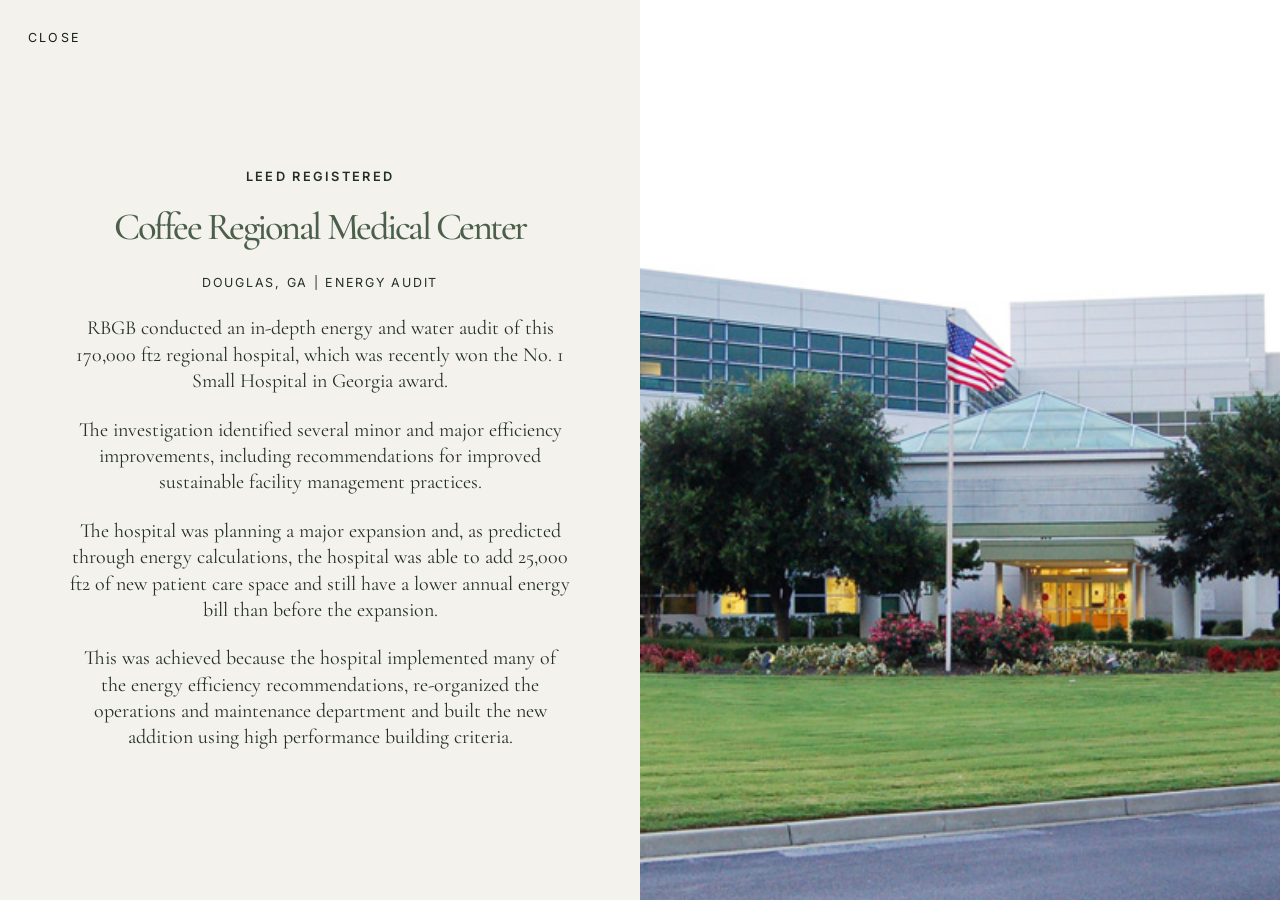
<file: projects/coffee-regional-med.html>
<!DOCTYPE html>
<html lang="en">
<head>
  <meta charset="UTF-8" />
  <meta name="viewport" content="width=device-width, initial-scale=1.0" />

  <title>Coffee Regional Medical Center | RBGB</title>
  <link rel="icon" type="image/png" href="../assets/images/android-chrome-512x512.png">
  <link rel="stylesheet" href="../css/style.css" />

  <link rel="preconnect" href="https://fonts.googleapis.com">
  <link rel="preconnect" href="https://fonts.gstatic.com" crossorigin>
  <link href="https://fonts.googleapis.com/css2?family=Cormorant+Garamond:wght@400;500;600&family=Inter:wght@400;500;600&display=swap" rel="stylesheet">
</head>

<body class="project-detail-body">

  <a href="../projects.html" class="project-close-link" aria-label="Back to projects">
    Close
  </a>

  <main class="project-detail-page">

    <section class="project-detail-copy">
      <p class="project-status">LEED Registered</p>

      <h1>Coffee Regional Medical Center</h1>

      <p class="project-meta">
        Douglas, GA | Energy Audit
      </p>

      <p>
        RBGB conducted an in-depth energy and water audit of this 170,000 ft2 regional hospital, which was recently won the No. 1 Small Hospital in Georgia award.
      </p>

      <p>
        The investigation identified several minor and major efficiency improvements, including recommendations for improved sustainable facility management practices.
      </p>

      <p>
        The hospital was planning a major expansion and, as predicted through energy calculations, the hospital was able to add 25,000 ft2 of new patient care space and still have a lower annual energy bill than before the expansion.
      </p>

      <p>
        This was achieved because the hospital implemented many of the energy efficiency recommendations, re-organized the operations and maintenance department and built the new addition using high performance building criteria.
      </p>
    </section>


    <section class="project-detail-image">
      <img src="../assets/images/DSC_0667.jpg" alt="Coffee Regional Medical Center">
    </section>

  </main>

</body>
</html>
</file>
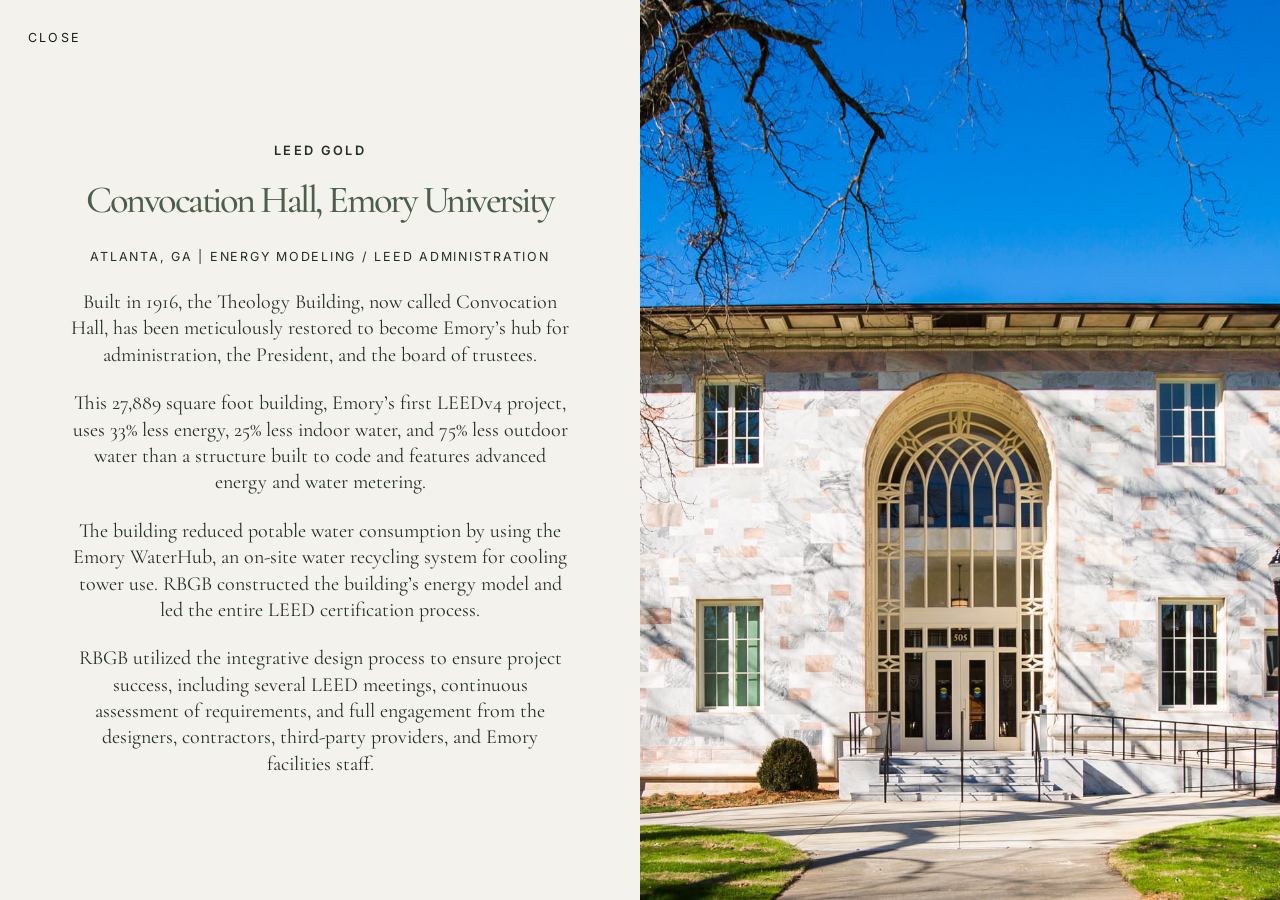
<file: projects/convocation-hall.html>
<!DOCTYPE html>
<html lang="en">
<head>
  <meta charset="UTF-8" />
  <meta name="viewport" content="width=device-width, initial-scale=1.0" />

  <title>Convocation Hall | RBGB</title>
  <link rel="icon" type="image/png" href="../assets/images/android-chrome-512x512.png">
  <link rel="stylesheet" href="../css/style.css" />

  <link rel="preconnect" href="https://fonts.googleapis.com">
  <link rel="preconnect" href="https://fonts.gstatic.com" crossorigin>
  <link href="https://fonts.googleapis.com/css2?family=Cormorant+Garamond:wght@400;500;600&family=Inter:wght@400;500;600&display=swap" rel="stylesheet">
</head>

<body class="project-detail-body">

  <a href="../projects.html" class="project-close-link" aria-label="Back to projects">
    Close
  </a>

  <main class="project-detail-page">

    <section class="project-detail-copy">
      <p class="project-status">LEED Gold</p>

      <h1>Convocation Hall, Emory University</h1>

      <p class="project-meta">
        Atlanta, GA | Energy Modeling / LEED Administration
      </p>

      <p>
        Built in 1916, the Theology Building, now called Convocation Hall, has been meticulously restored to become Emory’s hub for administration, the President, and the board of trustees.
      </p>

      <p>
        This 27,889 square foot building, Emory’s first LEEDv4 project, uses 33% less energy, 25% less indoor water, and 75% less outdoor water than a structure built to code and features advanced energy and water metering.
      </p>

      <p>
        The building reduced potable water consumption by using the Emory WaterHub, an on-site water recycling system for cooling tower use. RBGB constructed the building’s energy model and led the entire LEED certification process.
      </p>

      <p>
        RBGB utilized the integrative design process to ensure project success, including several LEED meetings, continuous assessment of requirements, and full engagement from the designers, contractors, third-party providers, and Emory facilities staff.
      </p>
    </section>


    <section class="project-detail-image">
      <img src="../assets/images/emory.jpg" alt="Convocation Hall at Emory University">
    </section>

  </main>

</body>
</html>
</file>
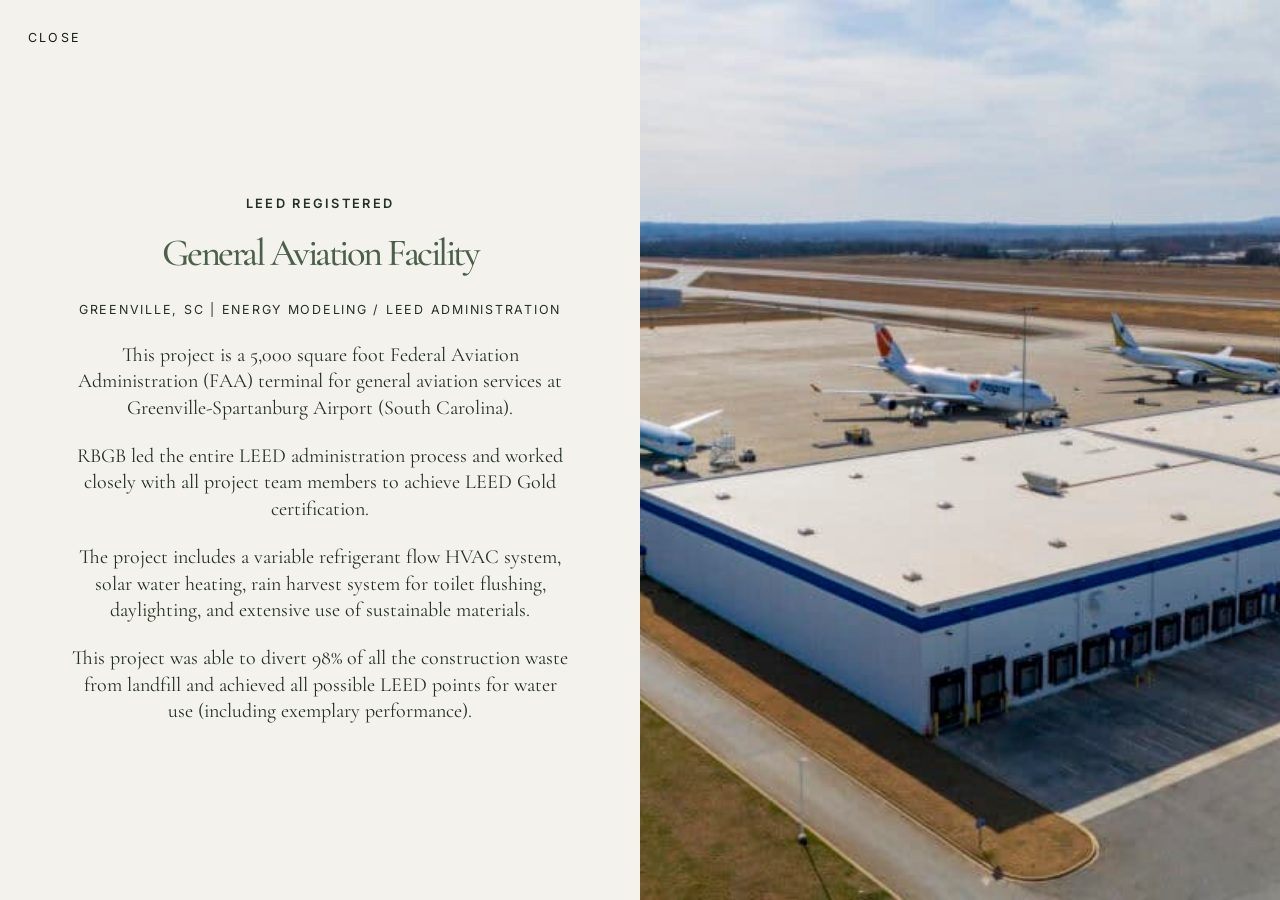
<file: projects/general-aviation.html>
<!DOCTYPE html>
<html lang="en">
<head>
  <meta charset="UTF-8" />
  <meta name="viewport" content="width=device-width, initial-scale=1.0" />

  <title>General Aviation Facility | RBGB</title>
  <link rel="icon" type="image/png" href="../assets/images/android-chrome-512x512.png">
  <link rel="stylesheet" href="../css/style.css" />

  <link rel="preconnect" href="https://fonts.googleapis.com">
  <link rel="preconnect" href="https://fonts.gstatic.com" crossorigin>
  <link href="https://fonts.googleapis.com/css2?family=Cormorant+Garamond:wght@400;500;600&family=Inter:wght@400;500;600&display=swap" rel="stylesheet">
</head>

<body class="project-detail-body">

  <a href="../projects.html" class="project-close-link" aria-label="Back to projects">
    Close
  </a>

  <main class="project-detail-page">

    <section class="project-detail-copy">
      <p class="project-status">LEED Registered</p>

      <h1>General Aviation Facility</h1>

      <p class="project-meta">
        Greenville, SC | Energy Modeling / LEED Administration
      </p>

      <p>
        This project is a 5,000 square foot Federal Aviation Administration (FAA) terminal for general aviation services at Greenville-Spartanburg Airport (South Carolina).
      </p>

      <p>
        RBGB led the entire LEED administration process and worked closely with all project team members to achieve LEED Gold certification.
      </p>

      <p>
        The project includes a variable refrigerant flow HVAC system, solar water heating, rain harvest system for toilet flushing, daylighting, and extensive use of sustainable materials.
      </p>

      <p>
        This project was able to divert 98% of all the construction waste from landfill and achieved all possible LEED points for water use (including exemplary performance).
      </p>
    </section>


    <section class="project-detail-image">
      <img src="../assets/images/MSC-Maersk-Magma-3-Planes-2025-111-1024x576.jpg" alt="General Aviation Facility">
    </section>

  </main>

</body>
</html>
</file>
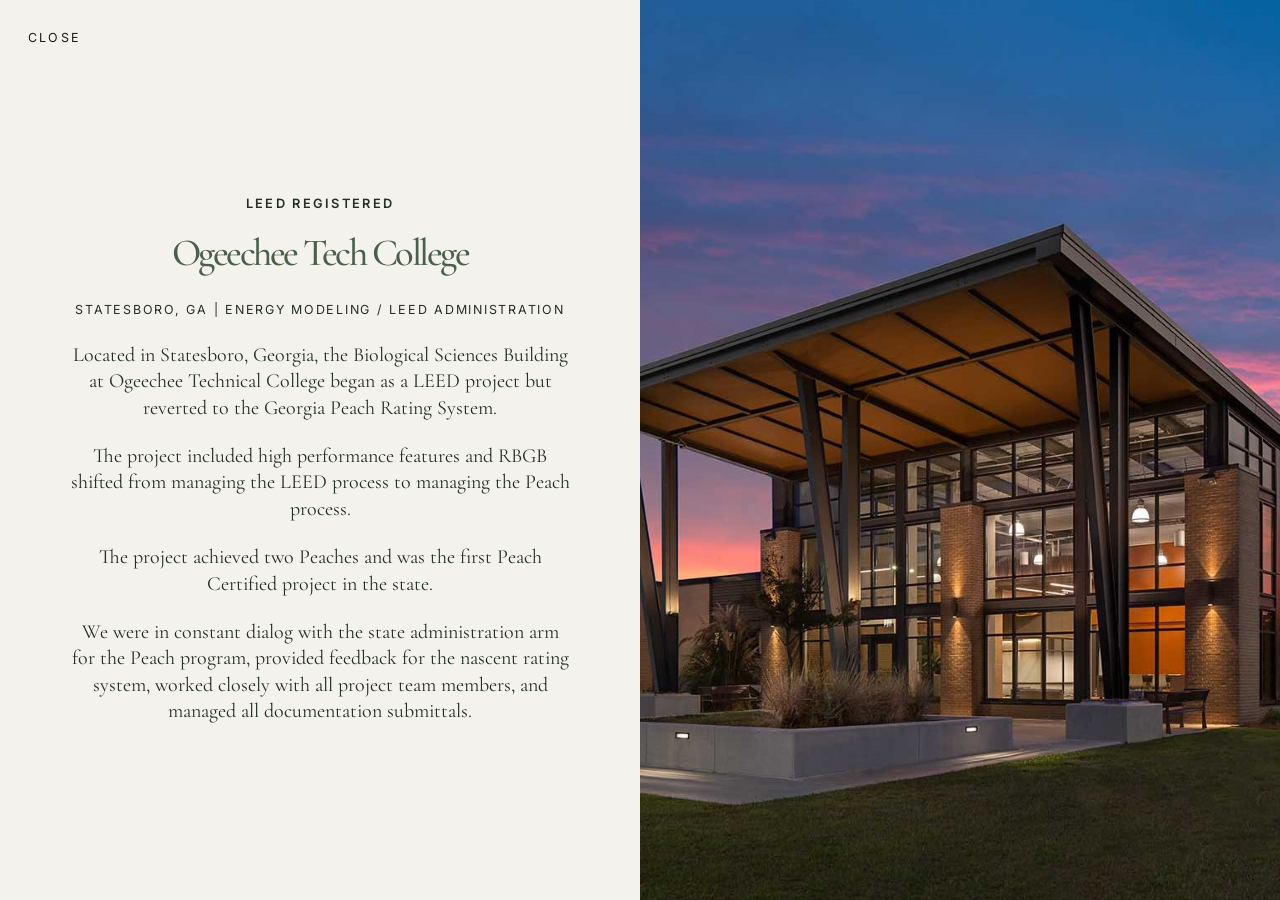
<file: projects/ogeechee-tech.html>
<!DOCTYPE html>
<html lang="en">
<head>
  <meta charset="UTF-8" />
  <meta name="viewport" content="width=device-width, initial-scale=1.0" />

  <title>Ogeechee Tech College | RBGB</title>
  <link rel="icon" type="image/png" href="../assets/images/android-chrome-512x512.png">
  <link rel="stylesheet" href="../css/style.css" />

  <link rel="preconnect" href="https://fonts.googleapis.com">
  <link rel="preconnect" href="https://fonts.gstatic.com" crossorigin>
  <link href="https://fonts.googleapis.com/css2?family=Cormorant+Garamond:wght@400;500;600&family=Inter:wght@400;500;600&display=swap" rel="stylesheet">
</head>

<body class="project-detail-body">

  <a href="../projects.html" class="project-close-link" aria-label="Back to projects">
    Close
  </a>

  <main class="project-detail-page">

    <section class="project-detail-copy">
      <p class="project-status">LEED Registered</p>

      <h1>Ogeechee Tech College</h1>

      <p class="project-meta">
        Statesboro, GA | Energy Modeling / LEED Administration
      </p>

      <p>
        Located in Statesboro, Georgia, the Biological Sciences Building at Ogeechee Technical College began as a LEED project but reverted to the Georgia Peach Rating System.
      </p>

      <p>
        The project included high performance features and RBGB shifted from managing the LEED process to managing the Peach process.
      </p>

      <p>
        The project achieved two Peaches and was the first Peach Certified project in the state.
      </p>

      <p>
        We were in constant dialog with the state administration arm for the Peach program, provided feedback for the nascent rating system, worked closely with all project team members, and managed all documentation submittals.
      </p>
    </section>


    <section class="project-detail-image">
      <img src="../assets/images/4329-01-1710x1080.jpg" alt="Ogeechee Tech College">
    </section>

  </main>

</body>
</html>
</file>
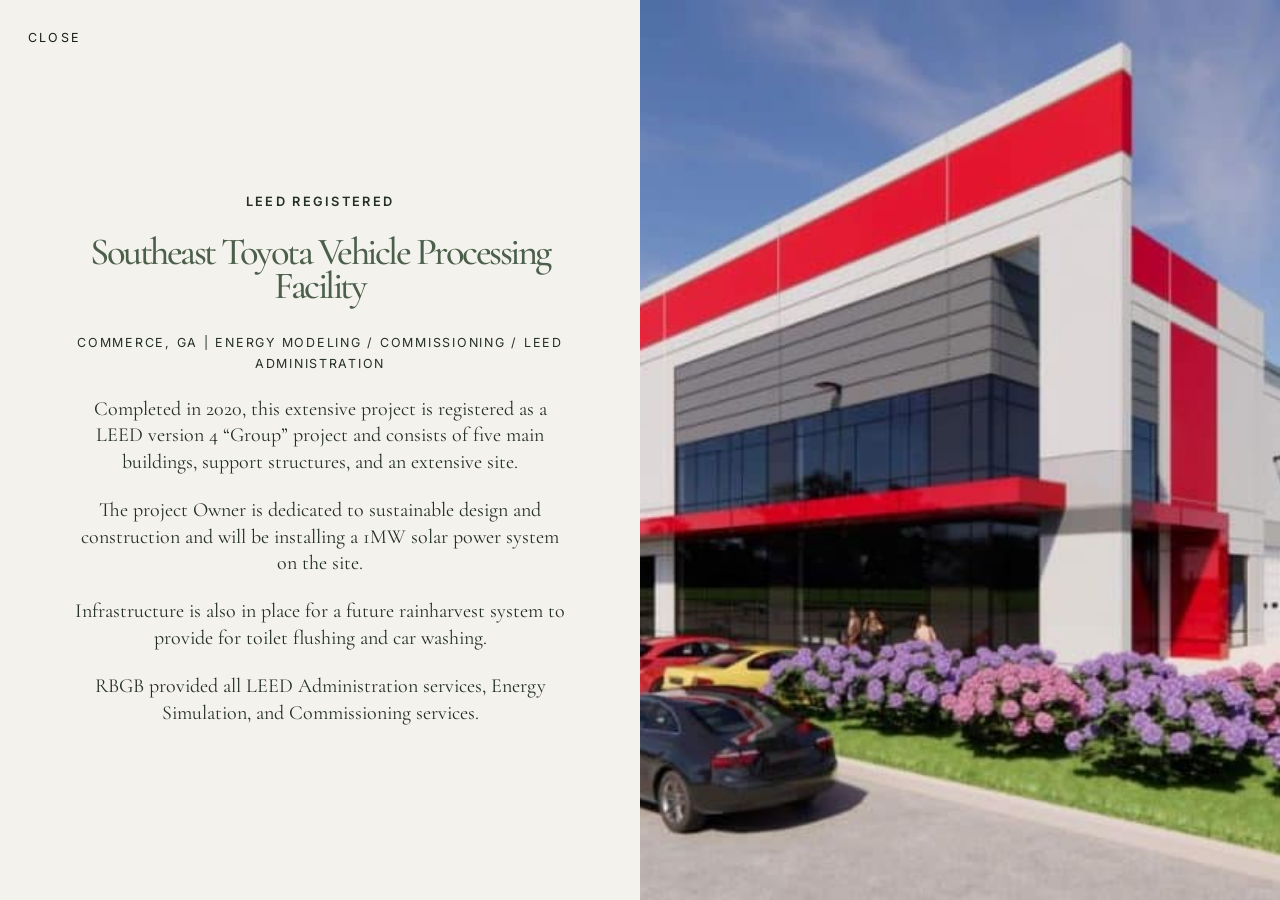
<file: projects/toyota.html>
<!DOCTYPE html>
<html lang="en">
<head>
  <meta charset="UTF-8" />
  <meta name="viewport" content="width=device-width, initial-scale=1.0" />

  <title>Southeast Toyota Facility | RBGB</title>
  <link rel="icon" type="image/png" href="../assets/images/android-chrome-512x512.png">
  <link rel="stylesheet" href="../css/style.css" />

  <link rel="preconnect" href="https://fonts.googleapis.com">
  <link rel="preconnect" href="https://fonts.gstatic.com" crossorigin>
  <link href="https://fonts.googleapis.com/css2?family=Cormorant+Garamond:wght@400;500;600&family=Inter:wght@400;500;600&display=swap" rel="stylesheet">
</head>

<body class="project-detail-body">

  <a href="../projects.html" class="project-close-link" aria-label="Back to projects">
    Close
  </a>

  <main class="project-detail-page">

    <section class="project-detail-copy">
      <p class="project-status">LEED Registered</p>

      <h1>Southeast Toyota Vehicle Processing Facility</h1>

      <p class="project-meta">
        Commerce, GA | Energy Modeling / Commissioning / LEED Administration
      </p>

      <p>
        Completed in 2020, this extensive project is registered as a LEED version 4 “Group” project and consists of five main buildings, support structures, and an extensive site.
      </p>

      <p>
        The project Owner is dedicated to sustainable design and construction and will be installing a 1MW solar power system on the site.
      </p>

      <p>
        Infrastructure is also in place for a future rainharvest system to provide for toilet flushing and car washing.
      </p>

      <p>
        RBGB provided all LEED Administration services, Energy Simulation, and Commissioning services.
      </p>
    </section>


    <section class="project-detail-image">
      <img src="../assets/images/Toyota-Building-1024x576.jpg" alt="Southeast Toyota Facility">
    </section>

  </main>

</body>
</html>
</file>
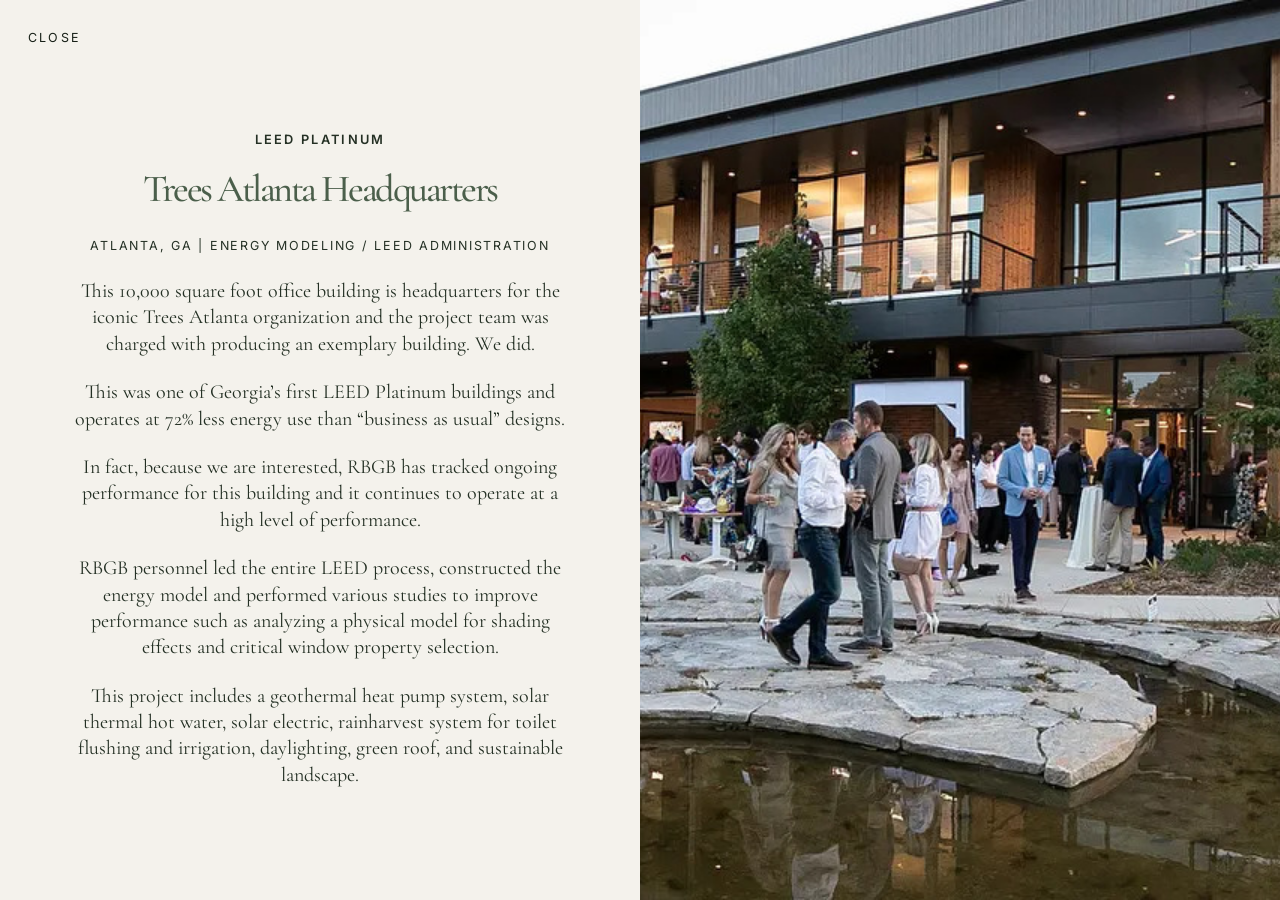
<file: projects/trees-atlanta-hq.html>
<!DOCTYPE html>
<html lang="en">
<head>
  <meta charset="UTF-8" />
  <meta name="viewport" content="width=device-width, initial-scale=1.0" />

  <title>Trees Atlanta Headquarters | RBGB</title>
  <link rel="icon" type="image/png" href="../assets/images/android-chrome-512x512.png">
  <link rel="stylesheet" href="../css/style.css" />

  <link rel="preconnect" href="https://fonts.googleapis.com">
  <link rel="preconnect" href="https://fonts.gstatic.com" crossorigin>
  <link href="https://fonts.googleapis.com/css2?family=Cormorant+Garamond:wght@400;500;600&family=Inter:wght@400;500;600&display=swap" rel="stylesheet">
</head>

<body class="project-detail-body">

  <a href="../projects.html" class="project-close-link" aria-label="Back to projects">
    Close
  </a>

  <main class="project-detail-page">

    <section class="project-detail-copy">
      <p class="project-status">LEED Platinum</p>

      <h1>Trees Atlanta Headquarters</h1>

      <p class="project-meta">
        Atlanta, GA | Energy Modeling / LEED Administration
      </p>

      <p>
        This 10,000 square foot office building is headquarters for the iconic Trees Atlanta organization and the project team was charged with producing an exemplary building. We did.
      </p>

      <p>
        This was one of Georgia’s first LEED Platinum buildings and operates at 72% less energy use than “business as usual” designs.
      </p>

      <p>
        In fact, because we are interested, RBGB has tracked ongoing performance for this building and it continues to operate at a high level of performance.
      </p>

      <p>
        RBGB personnel led the entire LEED process, constructed the energy model and performed various studies to improve performance such as analyzing a physical model for shading effects and critical window property selection.
      </p>

      <p>
        This project includes a geothermal heat pump system, solar thermal hot water, solar electric, rainharvest system for toilet flushing and irrigation, daylighting, green roof, and sustainable landscape.
      </p>
    </section>


    <section class="project-detail-image">
      <img src="../assets/images/treesatlanta.jpg" alt="Trees Atlanta Headquarters">
    </section>

  </main>

</body>
</html>
</file>
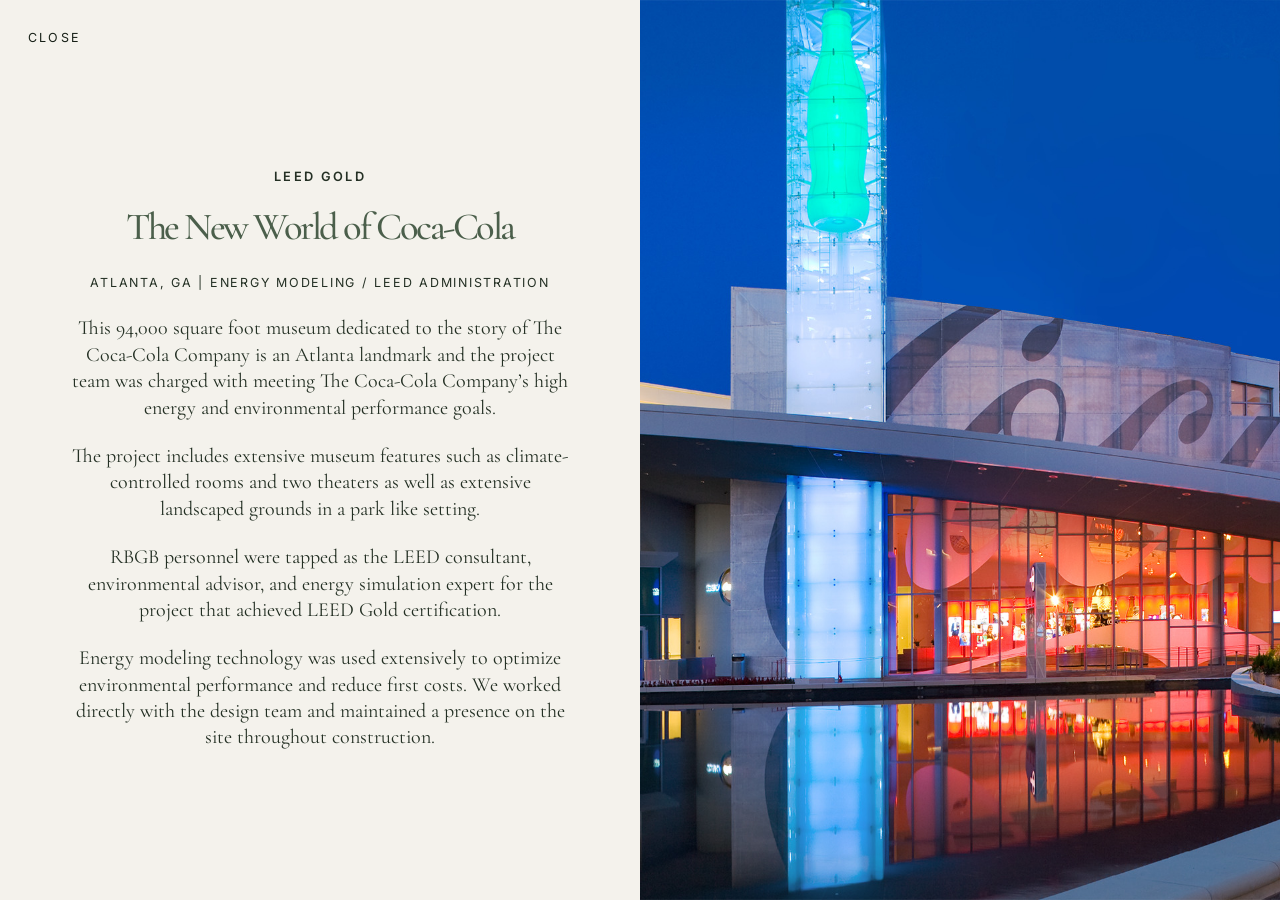
<file: projects/world-of-coke.html>
<!DOCTYPE html>
<html lang="en">
<head>
  <meta charset="UTF-8" />
  <meta name="viewport" content="width=device-width, initial-scale=1.0" />

  <title>The New World of Coca-Cola | RBGB</title>
  <link rel="icon" type="image/png" href="../assets/images/android-chrome-512x512.png">
  <link rel="stylesheet" href="../css/style.css" />

  <link rel="preconnect" href="https://fonts.googleapis.com">
  <link rel="preconnect" href="https://fonts.gstatic.com" crossorigin>
  <link href="https://fonts.googleapis.com/css2?family=Cormorant+Garamond:wght@400;500;600&family=Inter:wght@400;500;600&display=swap" rel="stylesheet">
</head>

<body class="project-detail-body">

  <a href="../projects.html" class="project-close-link" aria-label="Back to projects">
    Close
  </a>

  <main class="project-detail-page">

    <section class="project-detail-copy">
      <p class="project-status">LEED Gold</p>

      <h1>The New World of Coca-Cola</h1>

      <p class="project-meta">
        Atlanta, GA | Energy Modeling / LEED Administration
      </p>

      <p>
        This 94,000 square foot museum dedicated to the story of The Coca-Cola Company is an Atlanta landmark and the project team was charged with meeting The Coca-Cola Company’s high energy and environmental performance goals.
      </p>

      <p>
        The project includes extensive museum features such as climate-controlled rooms and two theaters as well as extensive landscaped grounds in a park like setting.      
      </p>

      <p>
        RBGB personnel were tapped as the LEED consultant, environmental advisor, and energy simulation expert for the project that achieved LEED Gold certification.
      </p>

      <p>
        Energy modeling technology was used extensively to optimize environmental performance and reduce first costs. We worked directly with the design team and maintained a presence on the site throughout construction.
      </p>
    </section>


    <section class="project-detail-image">
      <img src="../assets/images/worldofcoke.jpg" alt="The New World of Coca-Cola">
    </section>

  </main>

</body>
</html>
</file>
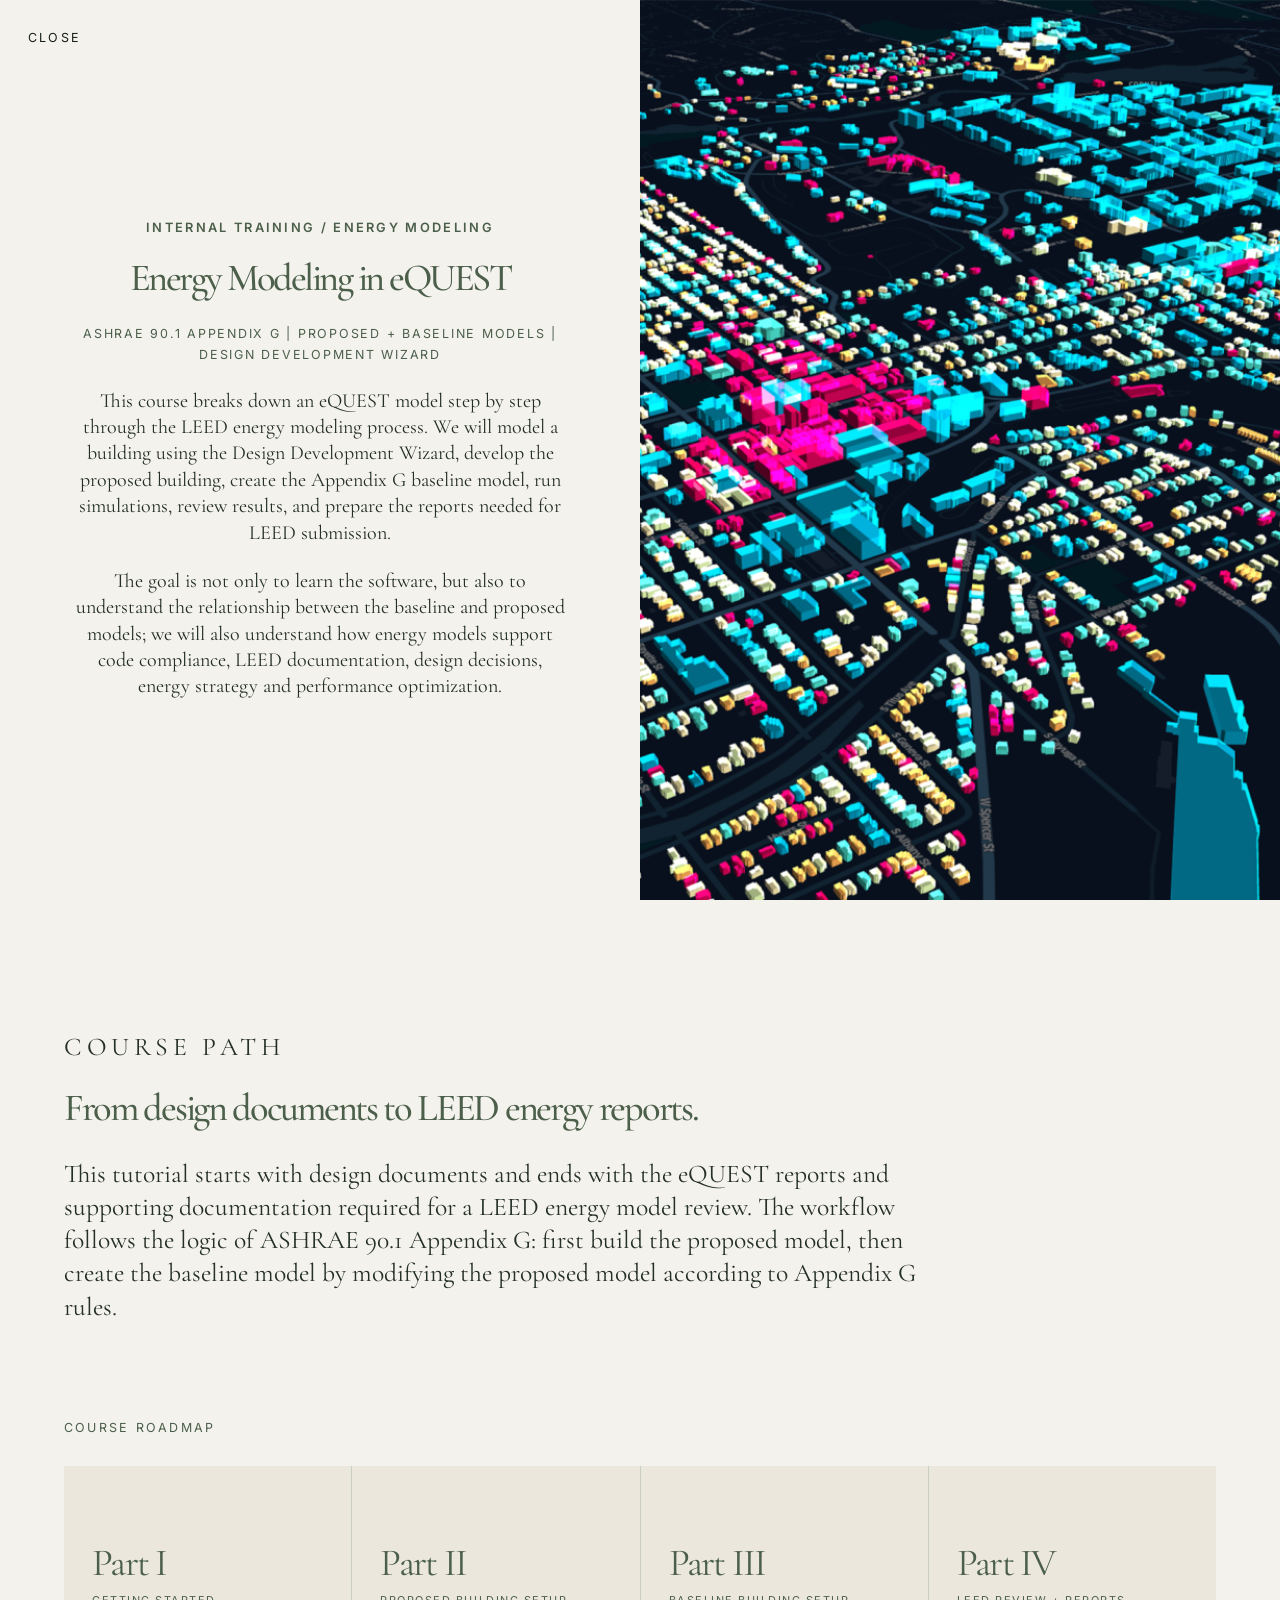
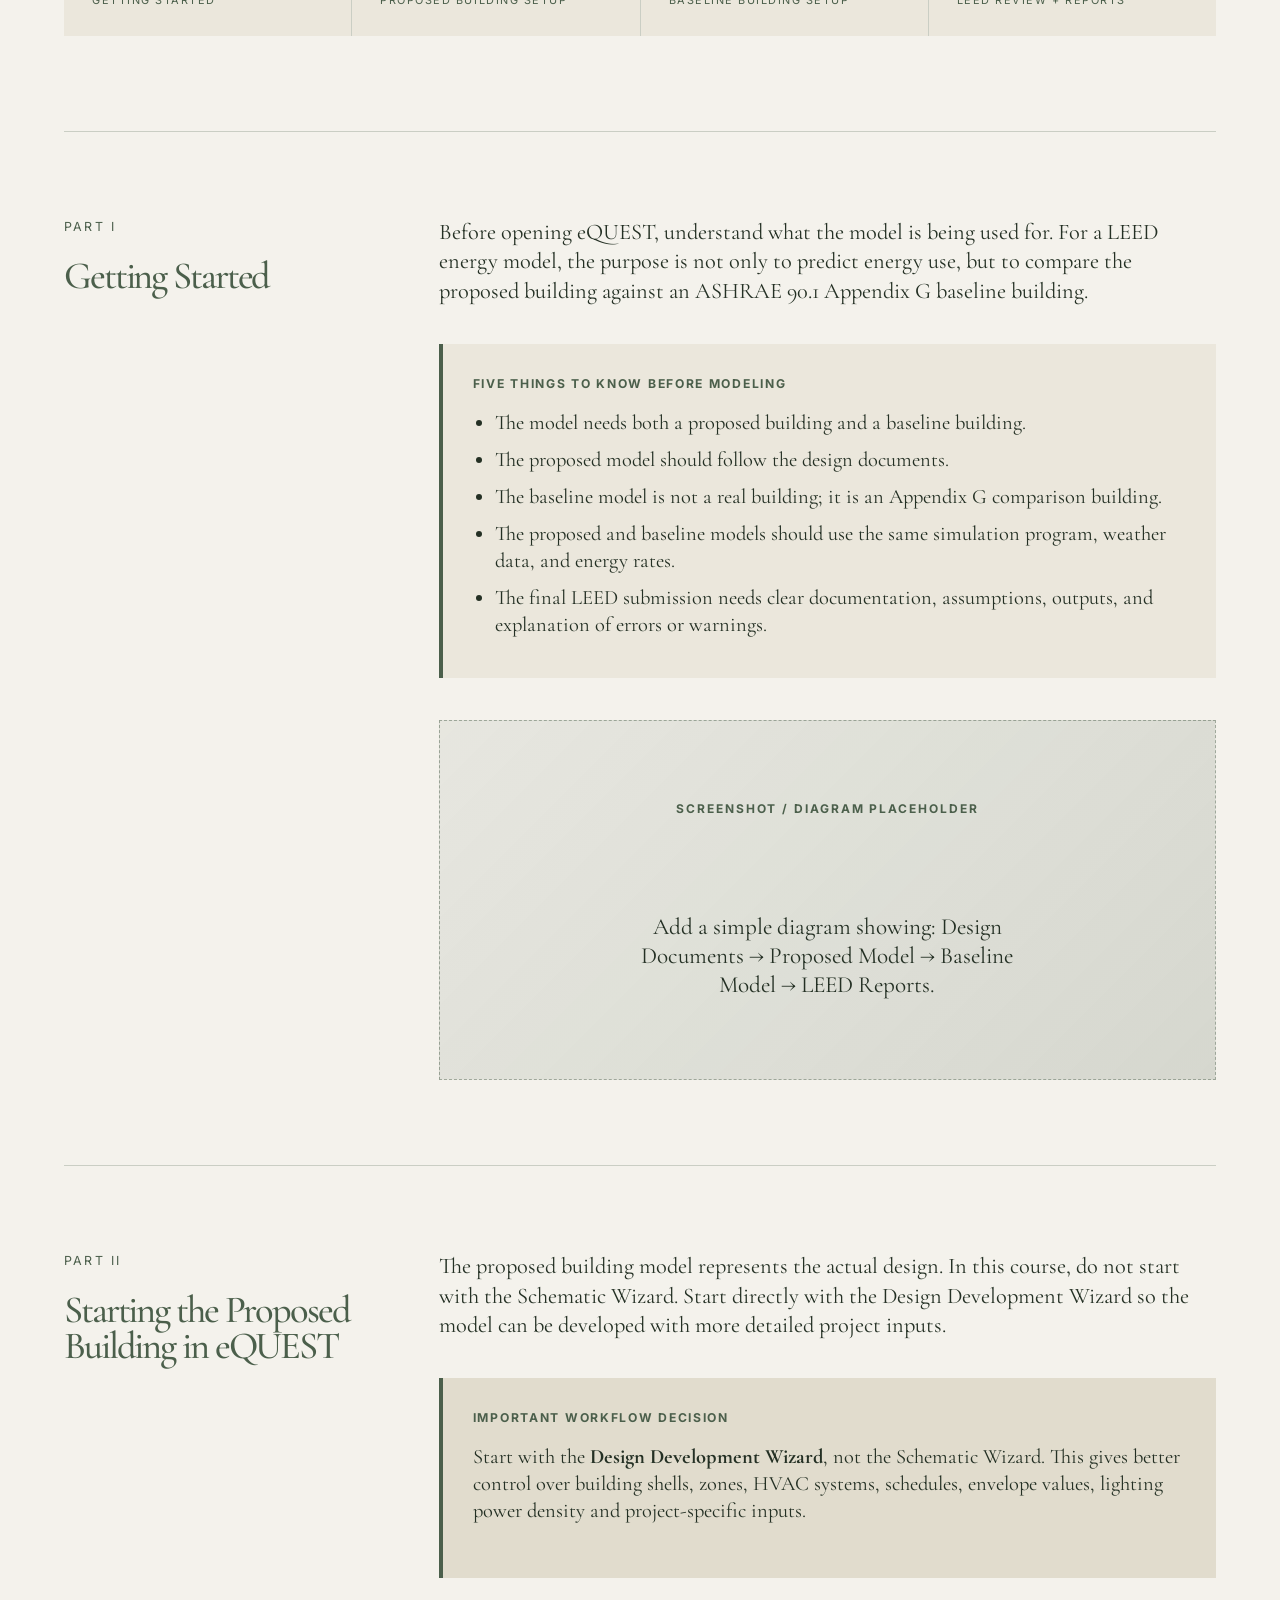
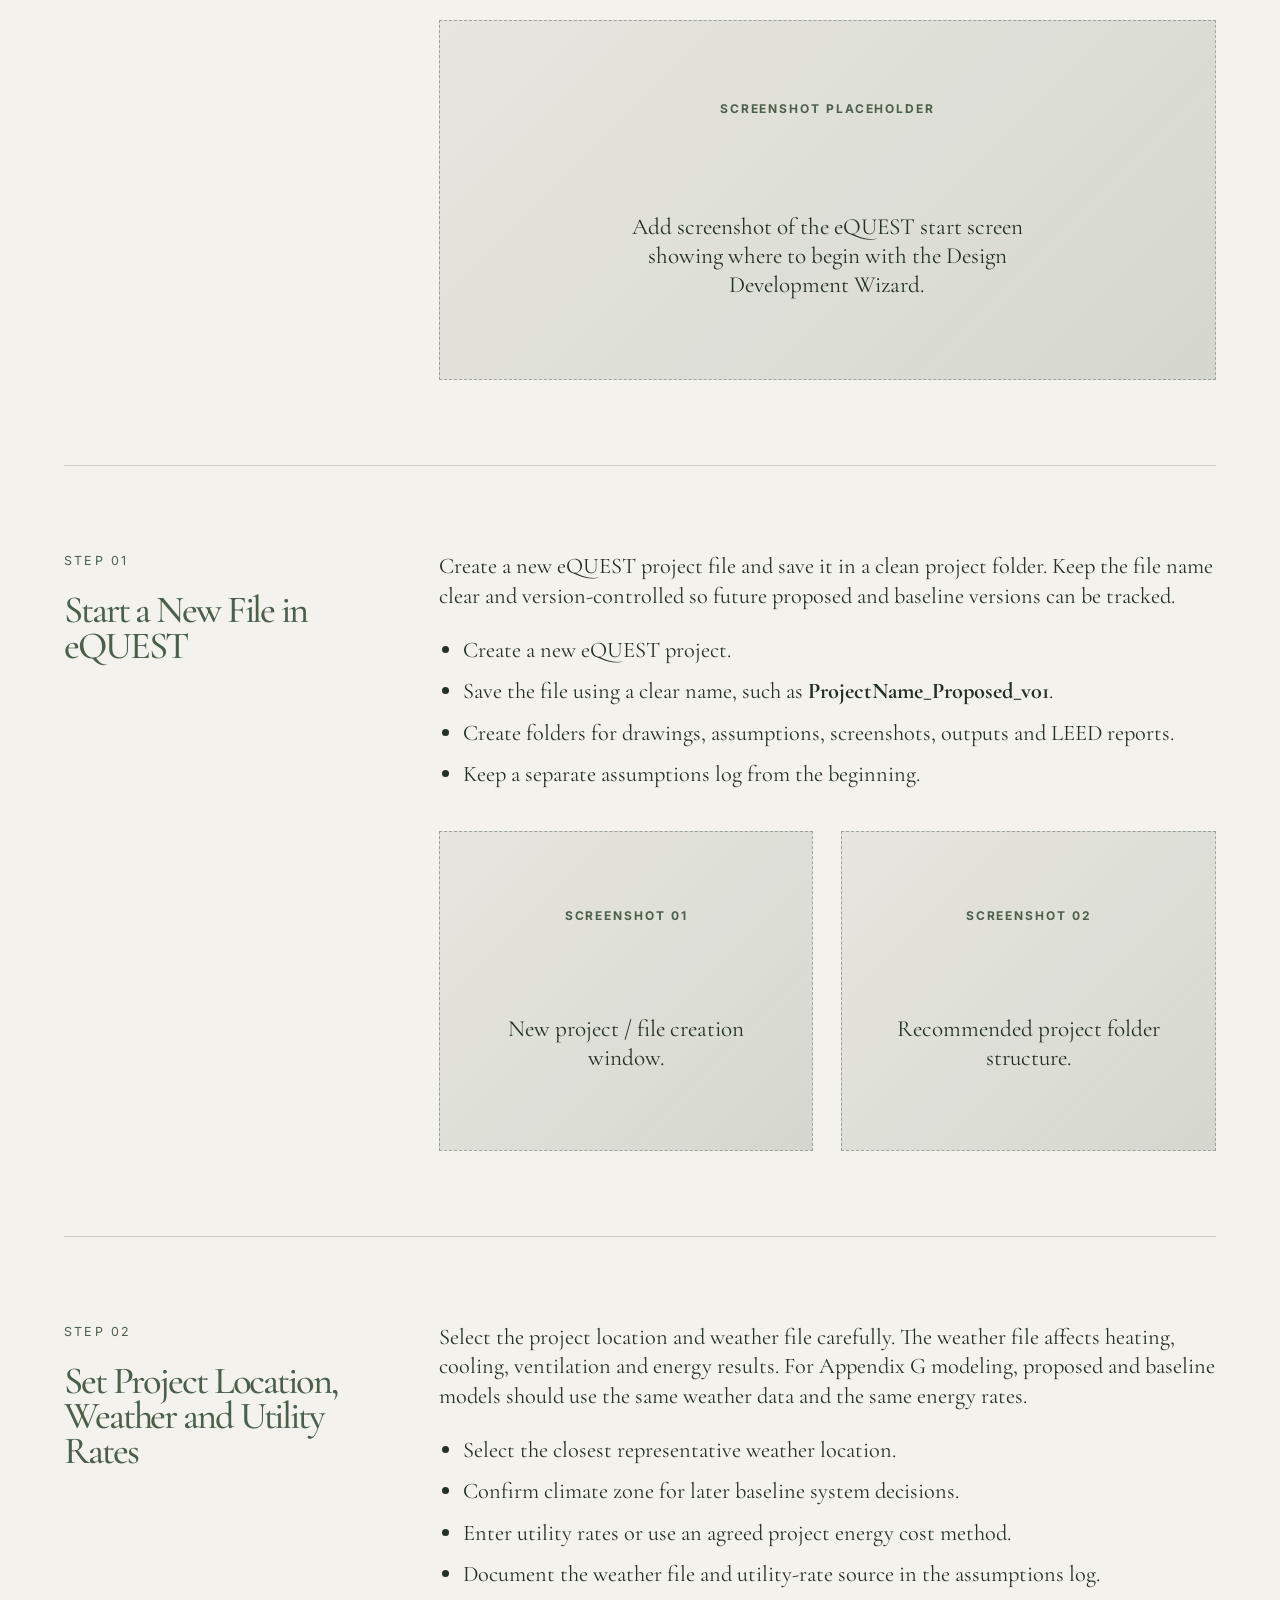
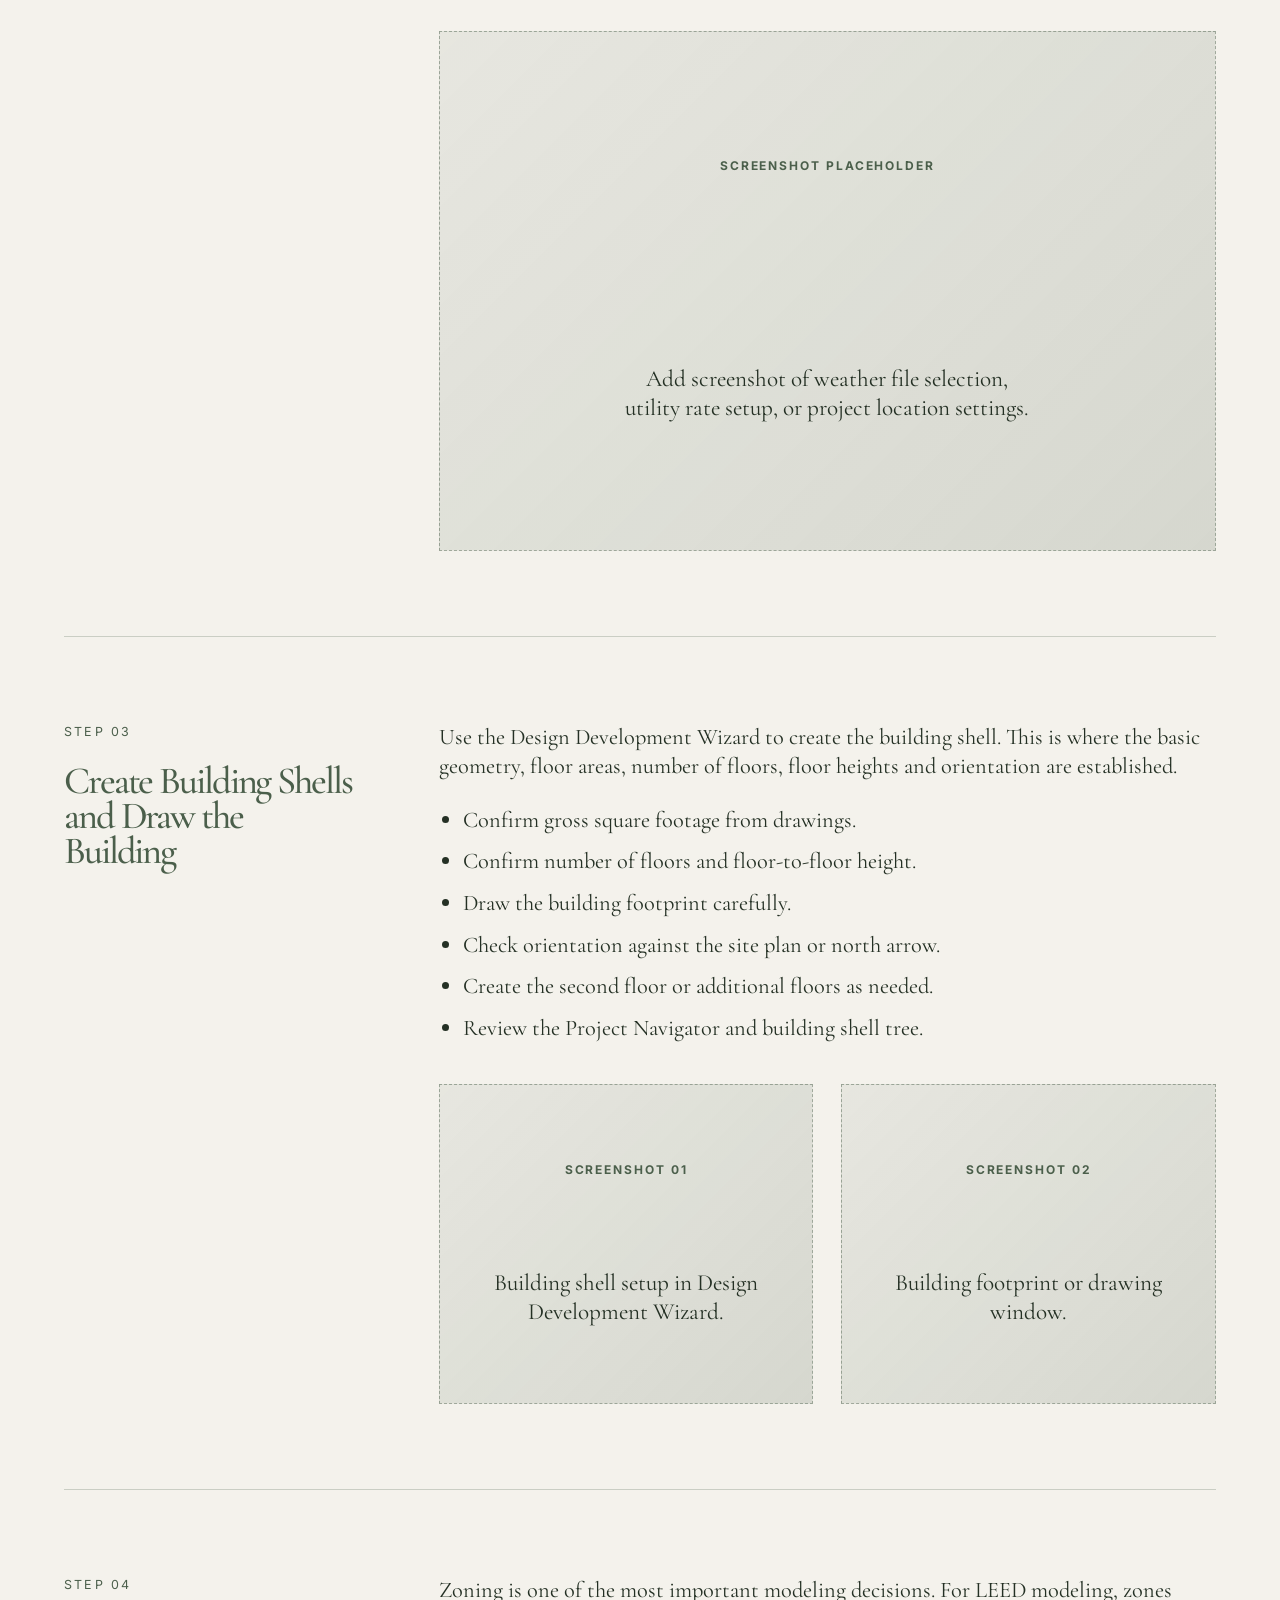
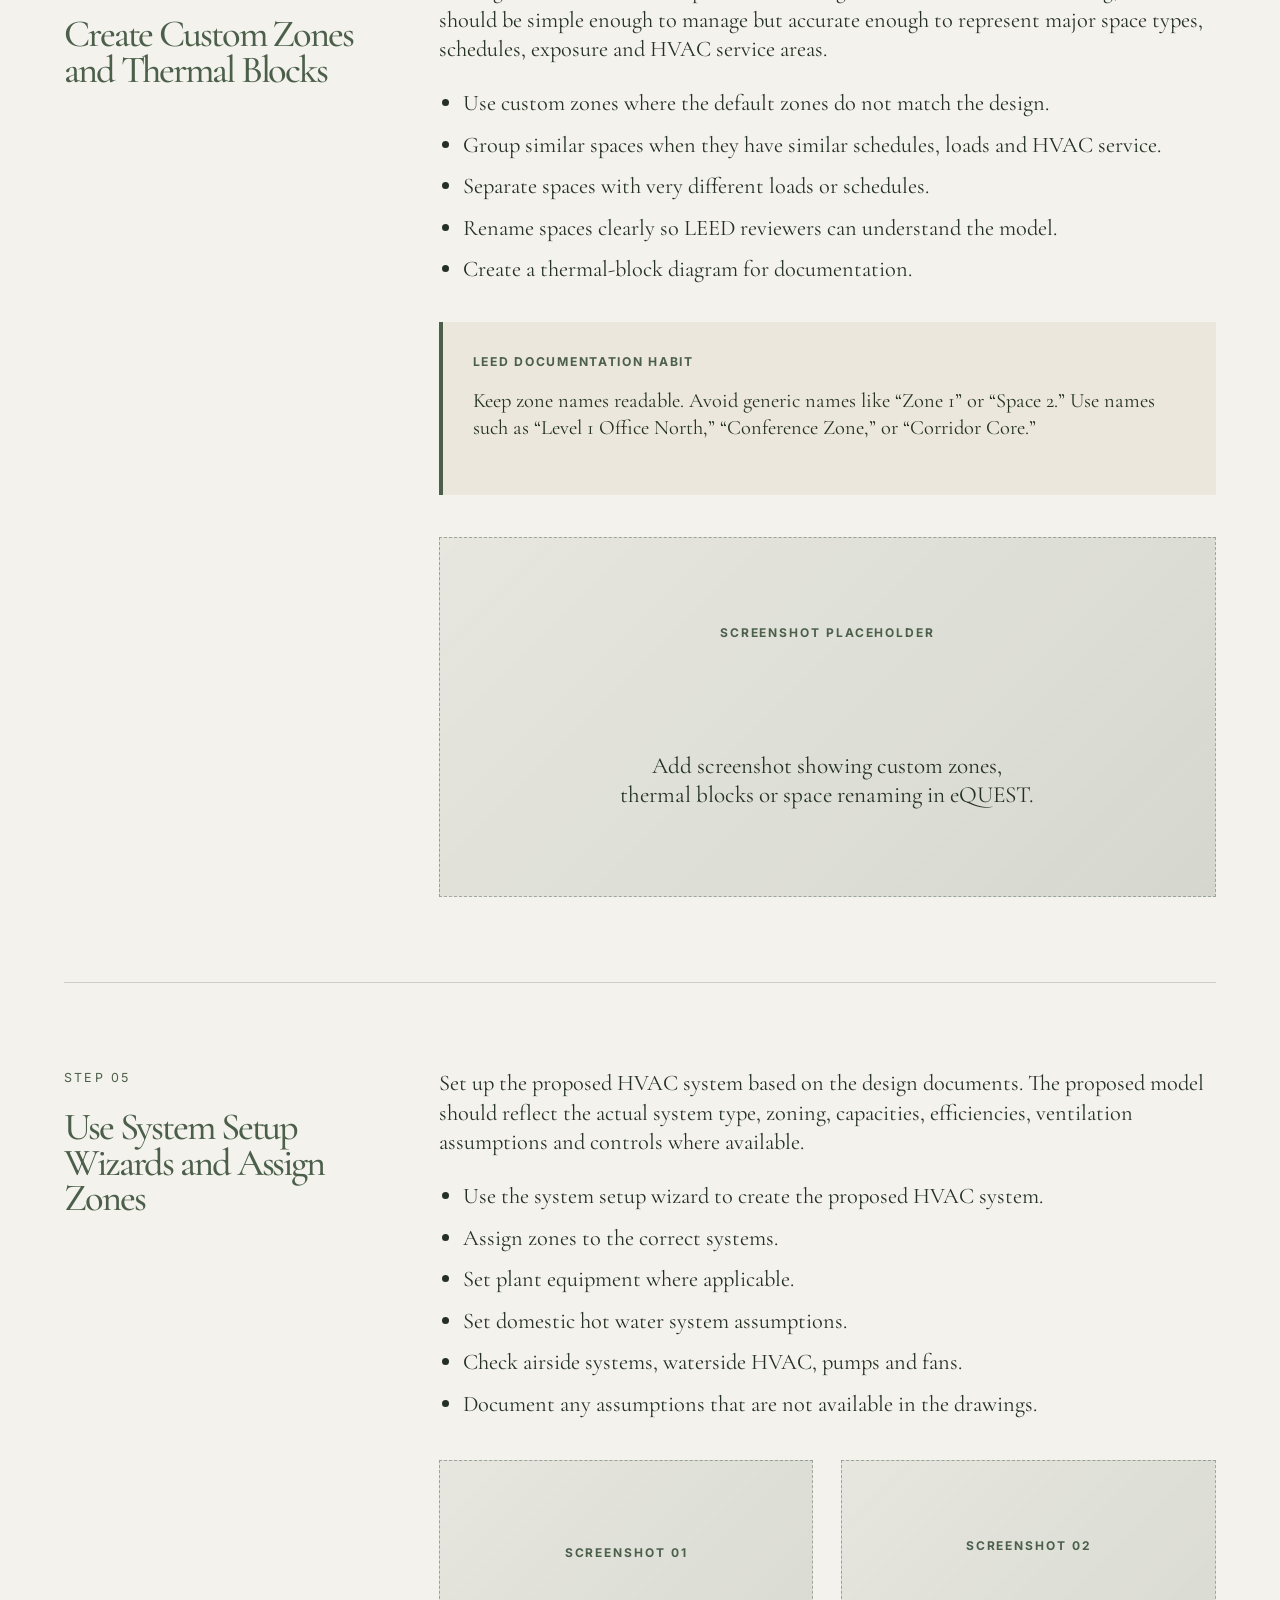
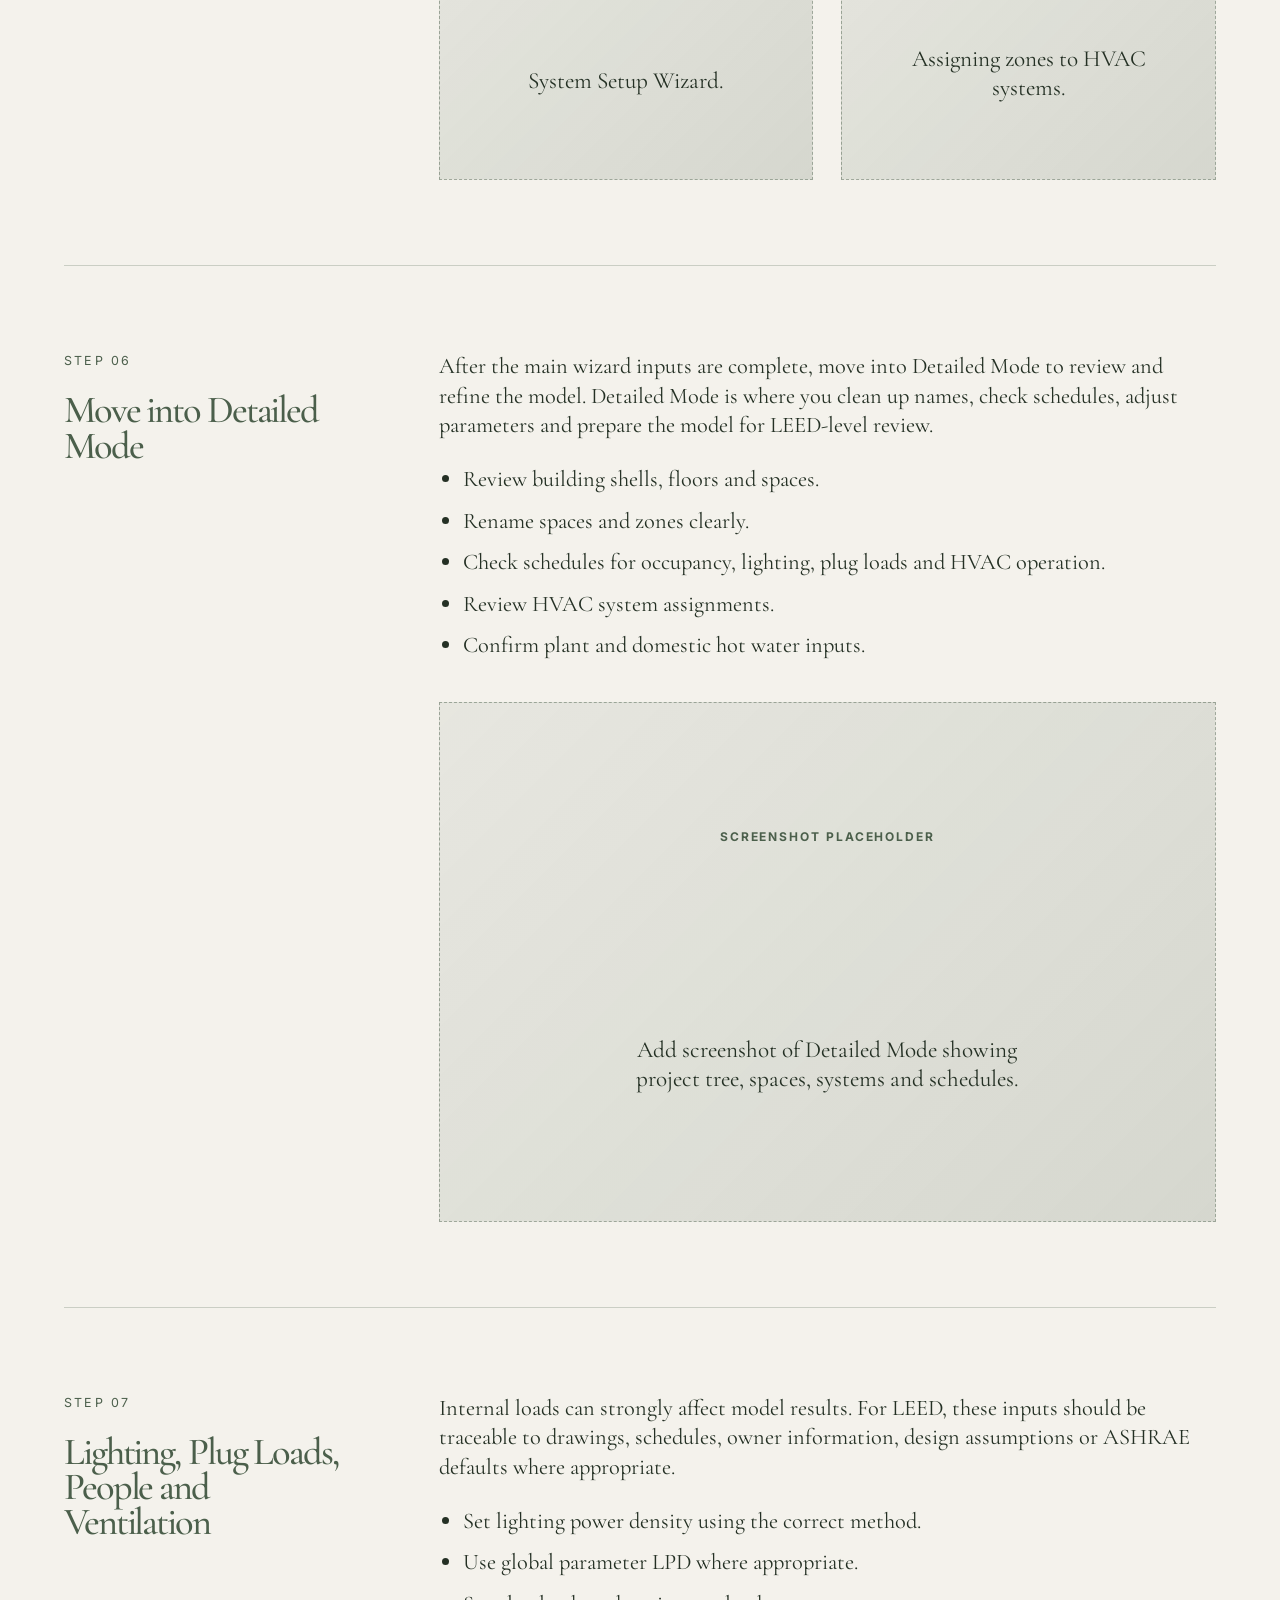
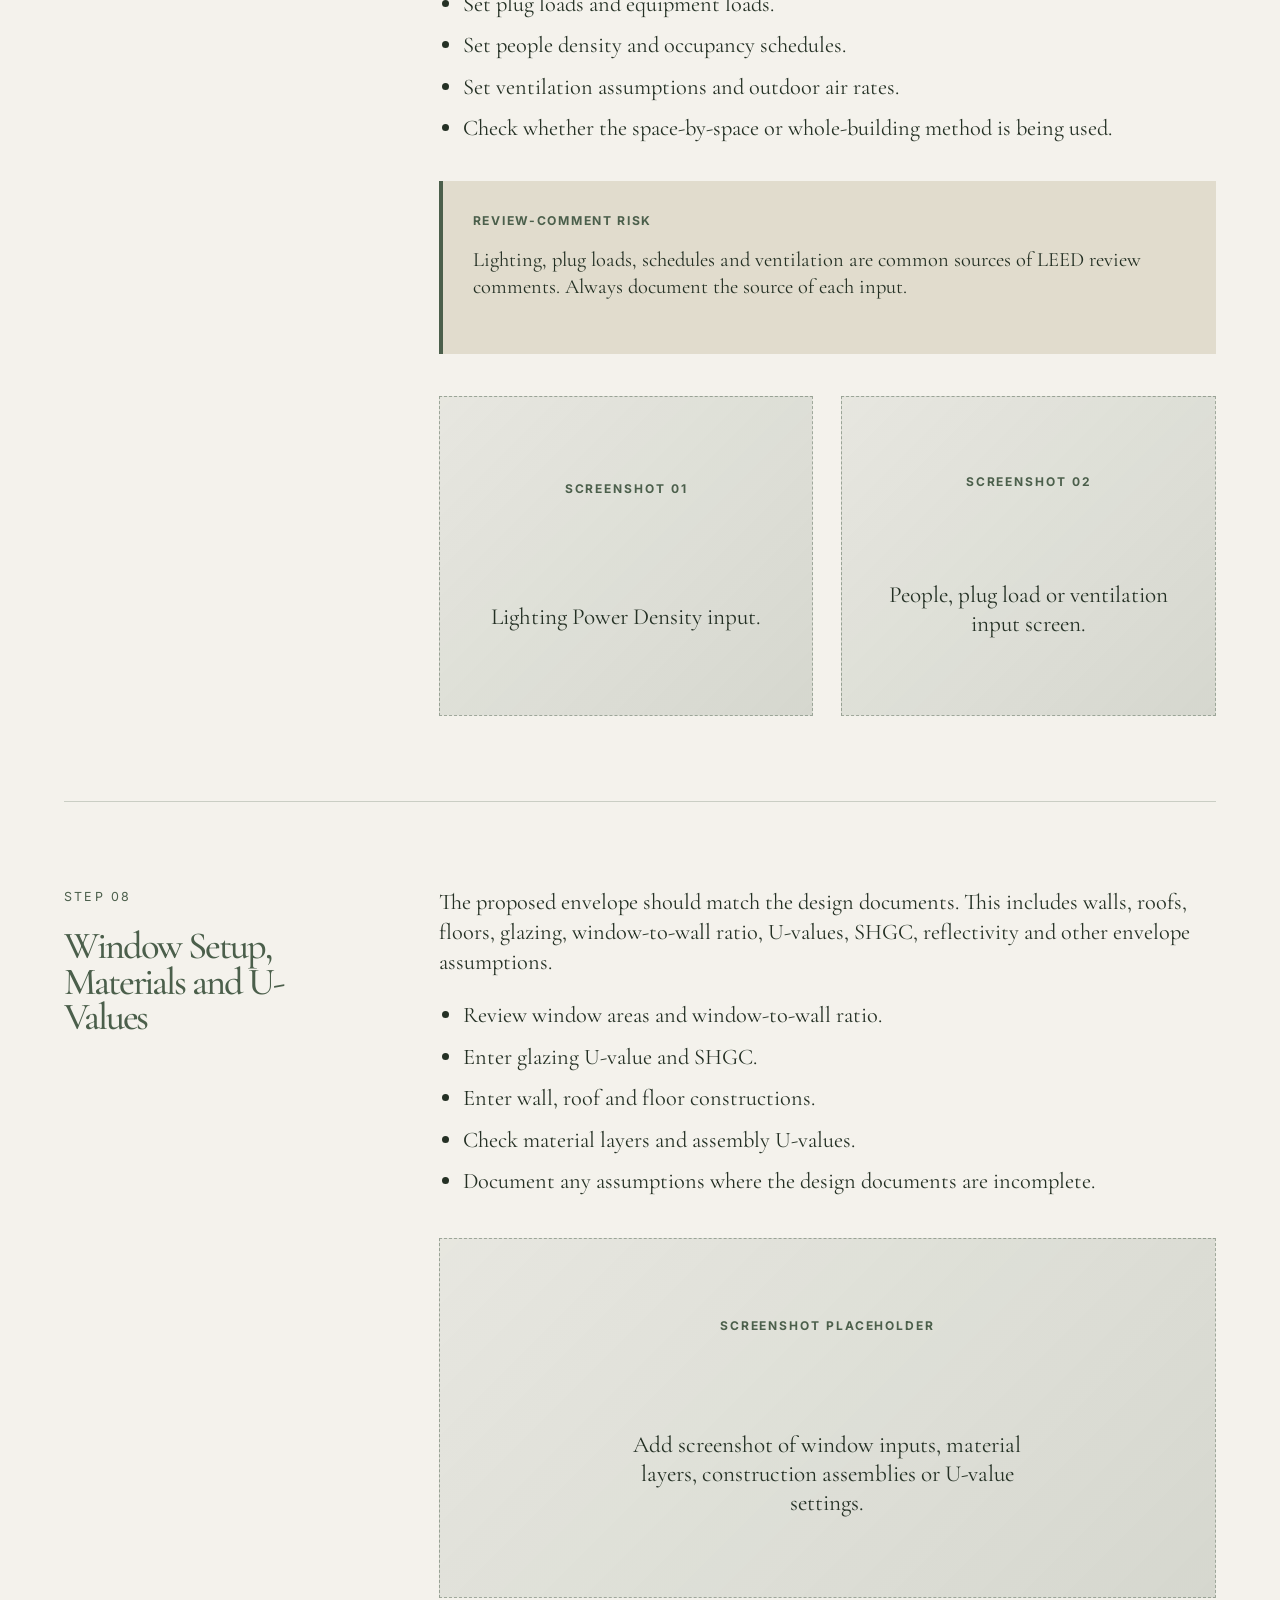
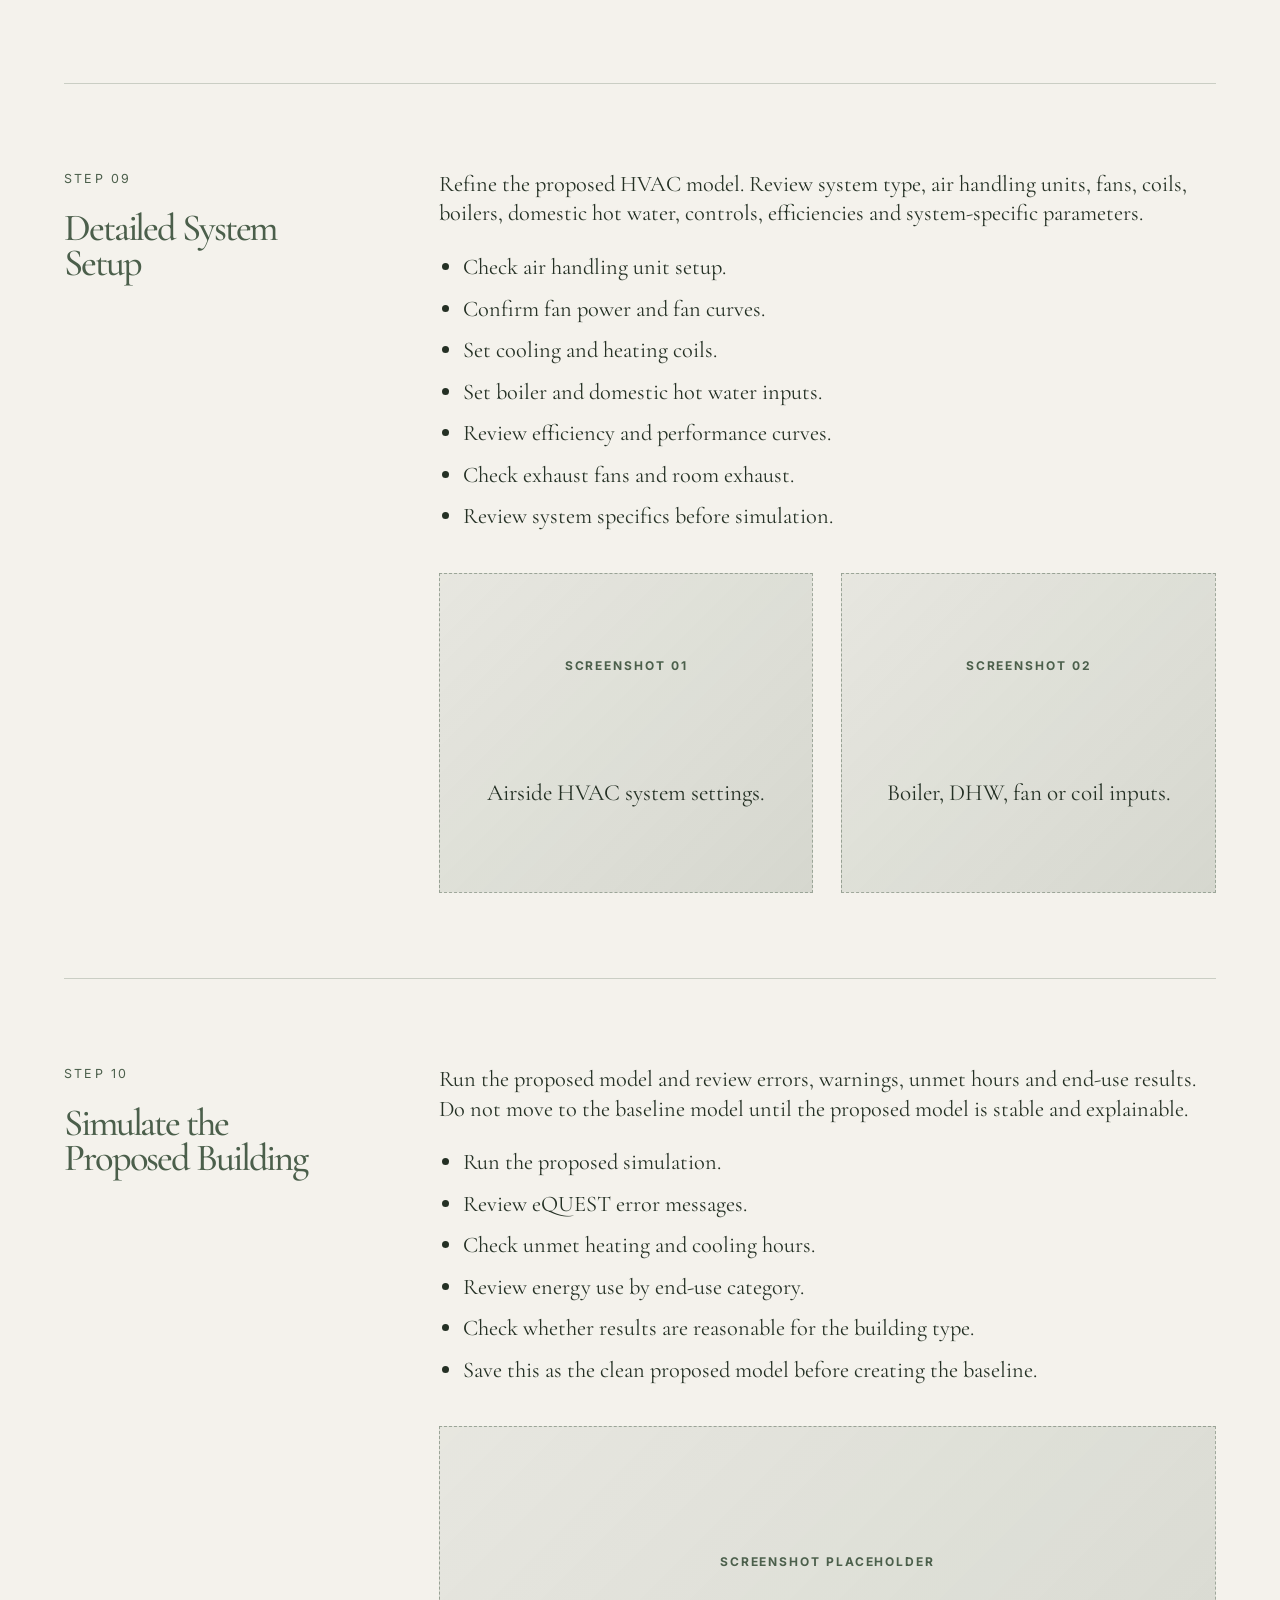
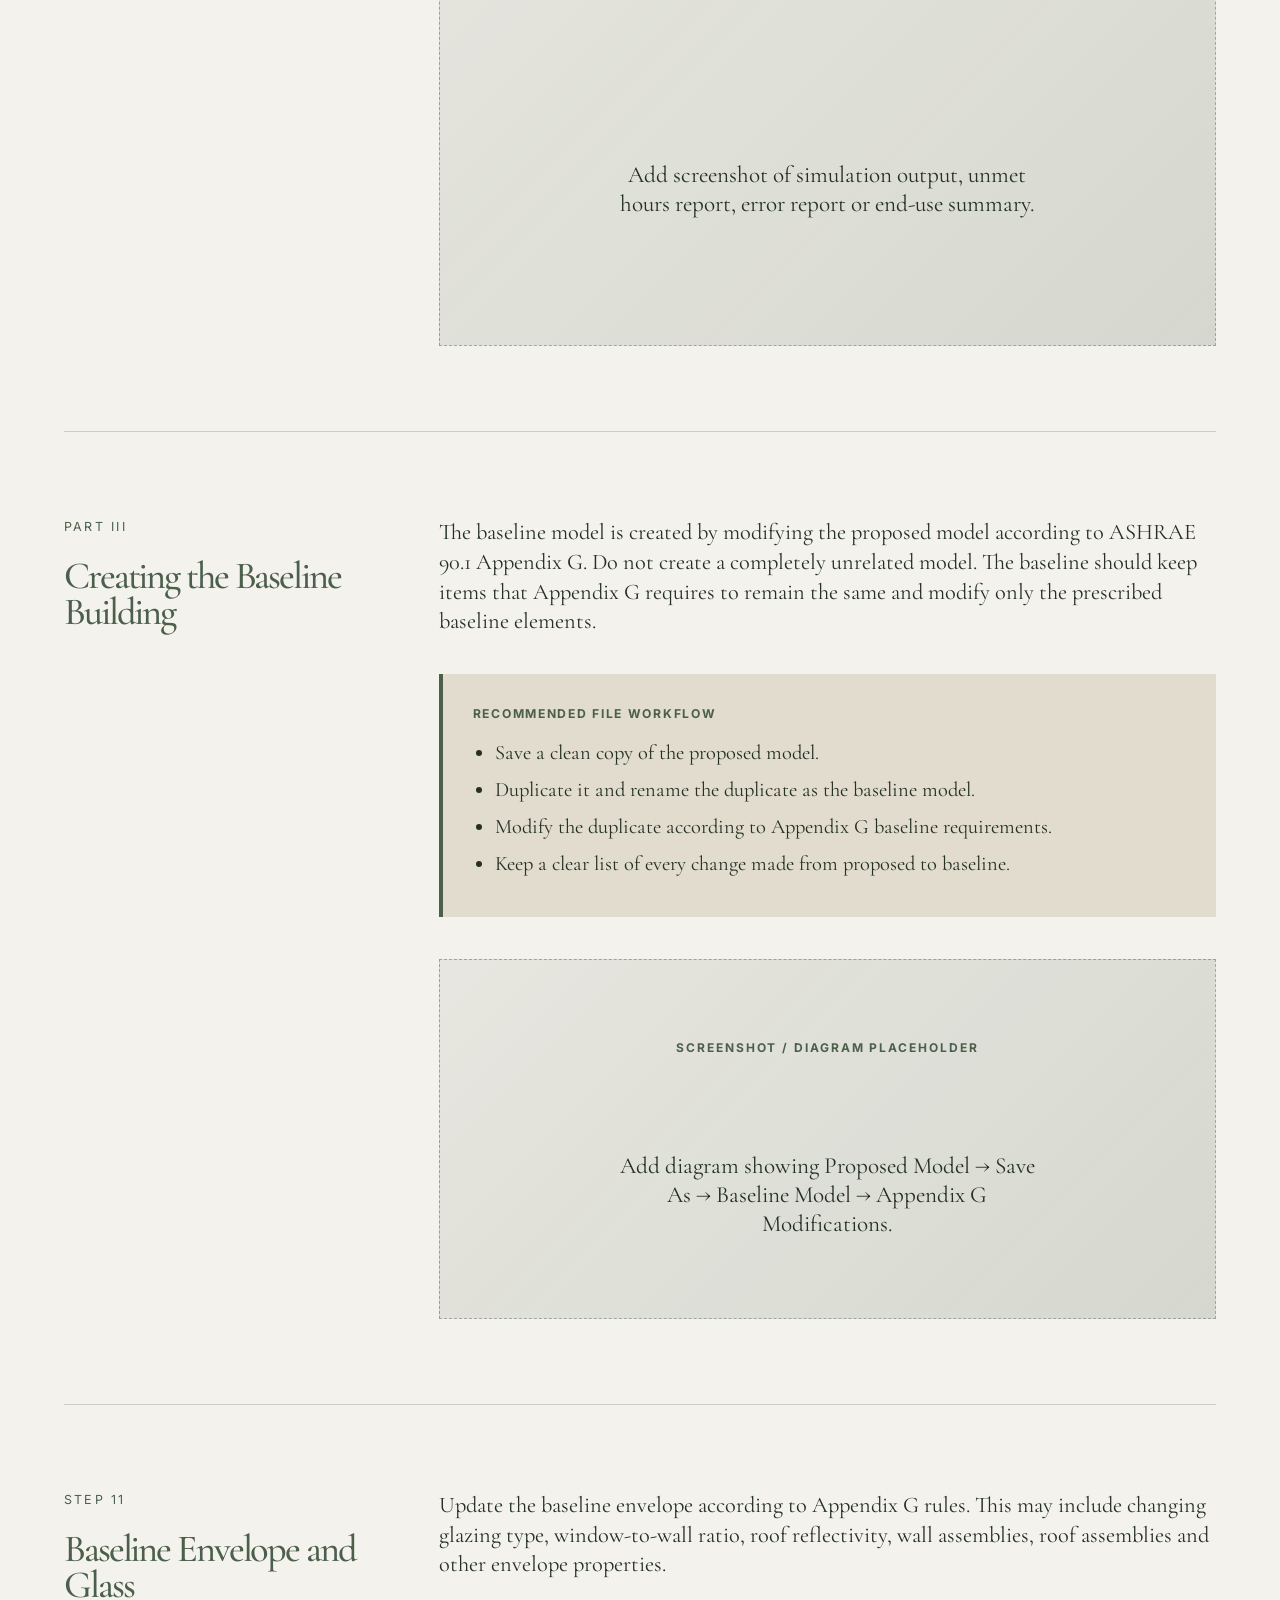
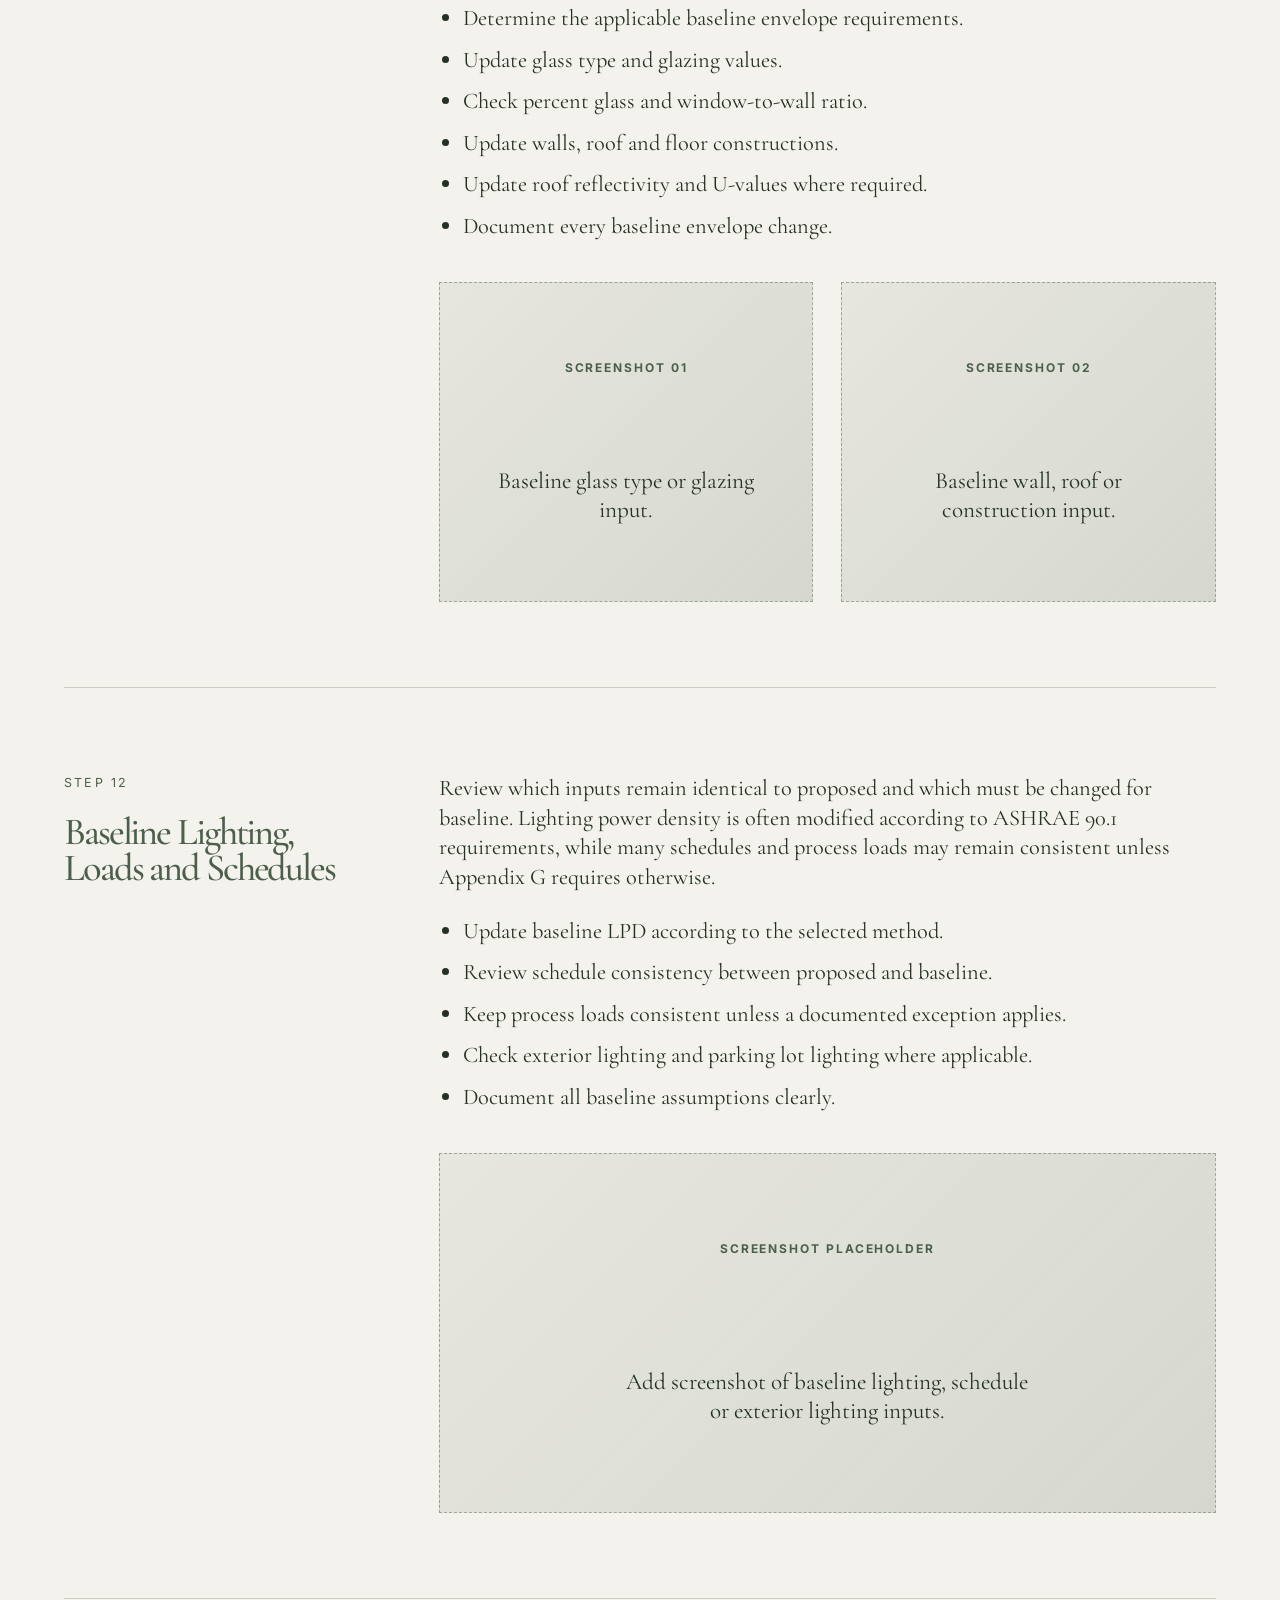
<file: resources/equest-tutorial.html>
<!DOCTYPE html>
<html lang="en">
<head>
  <meta charset="UTF-8" />
  <meta name="viewport" content="width=device-width, initial-scale=1.0" />

  <title>Energy Modeling in eQUEST | RBGB</title>
  <link rel="icon" type="image/png" href="../assets/images/android-chrome-512x512.png">
  <link rel="stylesheet" href="../css/style.css" />

  <link rel="preconnect" href="https://fonts.googleapis.com">
  <link rel="preconnect" href="https://fonts.gstatic.com" crossorigin>
  <link href="https://fonts.googleapis.com/css2?family=Cormorant+Garamond:wght@400;500;600&family=Inter:wght@400;500;600&display=swap" rel="stylesheet">
</head>

<body class="resource-course-body">

  <a href="../resources.html" class="project-close-link" aria-label="Back to resources">
    Close
  </a>

  <main class="resource-course-page">

    <!-- OPENING SPLIT SCREEN -->
    <section class="resource-opening-split">

      <div class="resource-opening-copy">
        <p class="project-status">Internal Training / Energy Modeling</p>

        <h1>Energy Modeling in eQUEST</h1>

        <p class="project-meta">
          ASHRAE 90.1 Appendix G | Proposed + Baseline Models | Design Development Wizard
        </p>

        <p>
          This course breaks down an eQUEST model step by step through the LEED energy modeling process. We will model a building using the Design Development Wizard, develop the proposed building, create the Appendix G baseline model, run simulations, review results, and prepare the reports needed for LEED submission.
        </p>

        <p>
          The goal is not only to learn the software, but also to understand the relationship between the baseline and proposed models; we will also understand how energy models support code compliance, LEED documentation, design decisions, energy strategy and performance optimization.
        </p>
      </div>

      <div class="resource-opening-image">
        <img src="../assets/images/Ithaca_UBEM_cropped.png" alt="Energy modeling in eQUEST course placeholder">
      </div>

    </section>


    <!-- COURSE CONTENT -->
    <section class="tutorial-content">

      <div class="tutorial-intro-block">
        <p class="section-kicker left-kicker">Course Path</p>
        <h2>From design documents to LEED energy reports.</h2>
        <p>
          This tutorial starts with design documents and ends with the eQUEST reports and supporting documentation required for a LEED energy model review. The workflow follows the logic of ASHRAE 90.1 Appendix G: first build the proposed model, then create the baseline model by modifying the proposed model according to Appendix G rules.
        </p>
      </div>


      <!-- COURSE ROADMAP -->
      <section class="tutorial-roadmap">
        <p class="section-kicker left-kicker">Course Roadmap</p>

        <div class="roadmap-grid">
          <a href="#part-01">Part I<br><span>Getting Started</span></a>
          <a href="#part-02">Part II<br><span>Proposed Building Setup</span></a>
          <a href="#part-03">Part III<br><span>Baseline Building Setup</span></a>
          <a href="#part-04">Part IV<br><span>LEED Review + Reports</span></a>
        </div>
      </section>


      <!-- PART I -->
      <article class="tutorial-module" id="part-01">
        <div class="tutorial-module-heading">
          <span>Part I</span>
          <h2>Getting Started</h2>
        </div>

        <div class="tutorial-module-copy">
          <p>
            Before opening eQUEST, understand what the model is being used for. For a LEED energy model, the purpose is not only to predict energy use, but to compare the proposed building against an ASHRAE 90.1 Appendix G baseline building.
          </p>

          <div class="tutorial-callout">
            <h3>Five things to know before modeling</h3>
            <ul>
              <li>The model needs both a proposed building and a baseline building.</li>
              <li>The proposed model should follow the design documents.</li>
              <li>The baseline model is not a real building; it is an Appendix G comparison building.</li>
              <li>The proposed and baseline models should use the same simulation program, weather data, and energy rates.</li>
              <li>The final LEED submission needs clear documentation, assumptions, outputs, and explanation of errors or warnings.</li>
            </ul>
          </div>

          <div class="tutorial-image-placeholder">
            <p>Screenshot / Diagram Placeholder</p>
            <span>Add a simple diagram showing: Design Documents → Proposed Model → Baseline Model → LEED Reports.</span>
          </div>
        </div>
      </article>


      <!-- PART II INTRO -->
      <article class="tutorial-module" id="part-02">
        <div class="tutorial-module-heading">
          <span>Part II</span>
          <h2>Starting the Proposed Building in eQUEST</h2>
        </div>

        <div class="tutorial-module-copy">
          <p>
            The proposed building model represents the actual design. In this course, do not start with the Schematic Wizard. Start directly with the Design Development Wizard so the model can be developed with more detailed project inputs.
          </p>

          <div class="tutorial-callout important">
            <h3>Important workflow decision</h3>
            <p>
              Start with the <strong>Design Development Wizard</strong>, not the Schematic Wizard. This gives better control over building shells, zones, HVAC systems, schedules, envelope values, lighting power density and project-specific inputs.
            </p>
          </div>

          <div class="tutorial-image-placeholder">
            <p>Screenshot Placeholder</p>
            <span>Add screenshot of the eQUEST start screen showing where to begin with the Design Development Wizard.</span>
          </div>
        </div>
      </article>


      <!-- STEP 01 -->
      <article class="tutorial-module" id="new-file">
        <div class="tutorial-module-heading">
          <span>Step 01</span>
          <h2>Start a New File in eQUEST</h2>
        </div>

        <div class="tutorial-module-copy">
          <p>
            Create a new eQUEST project file and save it in a clean project folder. Keep the file name clear and version-controlled so future proposed and baseline versions can be tracked.
          </p>

          <ul>
            <li>Create a new eQUEST project.</li>
            <li>Save the file using a clear name, such as <strong>ProjectName_Proposed_v01</strong>.</li>
            <li>Create folders for drawings, assumptions, screenshots, outputs and LEED reports.</li>
            <li>Keep a separate assumptions log from the beginning.</li>
          </ul>

          <div class="tutorial-screenshot-grid">
            <div class="tutorial-image-placeholder">
              <p>Screenshot 01</p>
              <span>New project / file creation window.</span>
            </div>

            <div class="tutorial-image-placeholder">
              <p>Screenshot 02</p>
              <span>Recommended project folder structure.</span>
            </div>
          </div>
        </div>
      </article>


      <!-- STEP 02 -->
      <article class="tutorial-module" id="project-setup">
        <div class="tutorial-module-heading">
          <span>Step 02</span>
          <h2>Set Project Location, Weather and Utility Rates</h2>
        </div>

        <div class="tutorial-module-copy">
          <p>
            Select the project location and weather file carefully. The weather file affects heating, cooling, ventilation and energy results. For Appendix G modeling, proposed and baseline models should use the same weather data and the same energy rates.
          </p>

          <ul>
            <li>Select the closest representative weather location.</li>
            <li>Confirm climate zone for later baseline system decisions.</li>
            <li>Enter utility rates or use an agreed project energy cost method.</li>
            <li>Document the weather file and utility-rate source in the assumptions log.</li>
          </ul>

          <div class="tutorial-image-placeholder tall-placeholder">
            <p>Screenshot Placeholder</p>
            <span>Add screenshot of weather file selection, utility rate setup, or project location settings.</span>
          </div>
        </div>
      </article>


      <!-- STEP 03 -->
      <article class="tutorial-module" id="building-shells">
        <div class="tutorial-module-heading">
          <span>Step 03</span>
          <h2>Create Building Shells and Draw the Building</h2>
        </div>

        <div class="tutorial-module-copy">
          <p>
            Use the Design Development Wizard to create the building shell. This is where the basic geometry, floor areas, number of floors, floor heights and orientation are established.
          </p>

          <ul>
            <li>Confirm gross square footage from drawings.</li>
            <li>Confirm number of floors and floor-to-floor height.</li>
            <li>Draw the building footprint carefully.</li>
            <li>Check orientation against the site plan or north arrow.</li>
            <li>Create the second floor or additional floors as needed.</li>
            <li>Review the Project Navigator and building shell tree.</li>
          </ul>

          <div class="tutorial-screenshot-grid">
            <div class="tutorial-image-placeholder">
              <p>Screenshot 01</p>
              <span>Building shell setup in Design Development Wizard.</span>
            </div>

            <div class="tutorial-image-placeholder">
              <p>Screenshot 02</p>
              <span>Building footprint or drawing window.</span>
            </div>
          </div>
        </div>
      </article>


      <!-- STEP 04 -->
      <article class="tutorial-module" id="zones">
        <div class="tutorial-module-heading">
          <span>Step 04</span>
          <h2>Create Custom Zones and Thermal Blocks</h2>
        </div>

        <div class="tutorial-module-copy">
          <p>
            Zoning is one of the most important modeling decisions. For LEED modeling, zones should be simple enough to manage but accurate enough to represent major space types, schedules, exposure and HVAC service areas.
          </p>

          <ul>
            <li>Use custom zones where the default zones do not match the design.</li>
            <li>Group similar spaces when they have similar schedules, loads and HVAC service.</li>
            <li>Separate spaces with very different loads or schedules.</li>
            <li>Rename spaces clearly so LEED reviewers can understand the model.</li>
            <li>Create a thermal-block diagram for documentation.</li>
          </ul>

          <div class="tutorial-callout">
            <h3>LEED documentation habit</h3>
            <p>
              Keep zone names readable. Avoid generic names like “Zone 1” or “Space 2.” Use names such as “Level 1 Office North,” “Conference Zone,” or “Corridor Core.”
            </p>
          </div>

          <div class="tutorial-image-placeholder">
            <p>Screenshot Placeholder</p>
            <span>Add screenshot showing custom zones, thermal blocks or space renaming in eQUEST.</span>
          </div>
        </div>
      </article>


      <!-- STEP 05 -->
      <article class="tutorial-module" id="systems-wizards">
        <div class="tutorial-module-heading">
          <span>Step 05</span>
          <h2>Use System Setup Wizards and Assign Zones</h2>
        </div>

        <div class="tutorial-module-copy">
          <p>
            Set up the proposed HVAC system based on the design documents. The proposed model should reflect the actual system type, zoning, capacities, efficiencies, ventilation assumptions and controls where available.
          </p>

          <ul>
            <li>Use the system setup wizard to create the proposed HVAC system.</li>
            <li>Assign zones to the correct systems.</li>
            <li>Set plant equipment where applicable.</li>
            <li>Set domestic hot water system assumptions.</li>
            <li>Check airside systems, waterside HVAC, pumps and fans.</li>
            <li>Document any assumptions that are not available in the drawings.</li>
          </ul>

          <div class="tutorial-screenshot-grid">
            <div class="tutorial-image-placeholder">
              <p>Screenshot 01</p>
              <span>System Setup Wizard.</span>
            </div>

            <div class="tutorial-image-placeholder">
              <p>Screenshot 02</p>
              <span>Assigning zones to HVAC systems.</span>
            </div>
          </div>
        </div>
      </article>


      <!-- STEP 06 -->
      <article class="tutorial-module" id="detailed-mode">
        <div class="tutorial-module-heading">
          <span>Step 06</span>
          <h2>Move into Detailed Mode</h2>
        </div>

        <div class="tutorial-module-copy">
          <p>
            After the main wizard inputs are complete, move into Detailed Mode to review and refine the model. Detailed Mode is where you clean up names, check schedules, adjust parameters and prepare the model for LEED-level review.
          </p>

          <ul>
            <li>Review building shells, floors and spaces.</li>
            <li>Rename spaces and zones clearly.</li>
            <li>Check schedules for occupancy, lighting, plug loads and HVAC operation.</li>
            <li>Review HVAC system assignments.</li>
            <li>Confirm plant and domestic hot water inputs.</li>
          </ul>

          <div class="tutorial-image-placeholder tall-placeholder">
            <p>Screenshot Placeholder</p>
            <span>Add screenshot of Detailed Mode showing project tree, spaces, systems and schedules.</span>
          </div>
        </div>
      </article>


      <!-- STEP 07 -->
      <article class="tutorial-module" id="lighting-loads-people">
        <div class="tutorial-module-heading">
          <span>Step 07</span>
          <h2>Lighting, Plug Loads, People and Ventilation</h2>
        </div>

        <div class="tutorial-module-copy">
          <p>
            Internal loads can strongly affect model results. For LEED, these inputs should be traceable to drawings, schedules, owner information, design assumptions or ASHRAE defaults where appropriate.
          </p>

          <ul>
            <li>Set lighting power density using the correct method.</li>
            <li>Use global parameter LPD where appropriate.</li>
            <li>Set plug loads and equipment loads.</li>
            <li>Set people density and occupancy schedules.</li>
            <li>Set ventilation assumptions and outdoor air rates.</li>
            <li>Check whether the space-by-space or whole-building method is being used.</li>
          </ul>

          <div class="tutorial-callout important">
            <h3>Review-comment risk</h3>
            <p>
              Lighting, plug loads, schedules and ventilation are common sources of LEED review comments. Always document the source of each input.
            </p>
          </div>

          <div class="tutorial-screenshot-grid">
            <div class="tutorial-image-placeholder">
              <p>Screenshot 01</p>
              <span>Lighting Power Density input.</span>
            </div>

            <div class="tutorial-image-placeholder">
              <p>Screenshot 02</p>
              <span>People, plug load or ventilation input screen.</span>
            </div>
          </div>
        </div>
      </article>


      <!-- STEP 08 -->
      <article class="tutorial-module" id="envelope">
        <div class="tutorial-module-heading">
          <span>Step 08</span>
          <h2>Window Setup, Materials and U-Values</h2>
        </div>

        <div class="tutorial-module-copy">
          <p>
            The proposed envelope should match the design documents. This includes walls, roofs, floors, glazing, window-to-wall ratio, U-values, SHGC, reflectivity and other envelope assumptions.
          </p>

          <ul>
            <li>Review window areas and window-to-wall ratio.</li>
            <li>Enter glazing U-value and SHGC.</li>
            <li>Enter wall, roof and floor constructions.</li>
            <li>Check material layers and assembly U-values.</li>
            <li>Document any assumptions where the design documents are incomplete.</li>
          </ul>

          <div class="tutorial-image-placeholder">
            <p>Screenshot Placeholder</p>
            <span>Add screenshot of window inputs, material layers, construction assemblies or U-value settings.</span>
          </div>
        </div>
      </article>


      <!-- STEP 09 -->
      <article class="tutorial-module" id="proposed-systems">
        <div class="tutorial-module-heading">
          <span>Step 09</span>
          <h2>Detailed System Setup</h2>
        </div>

        <div class="tutorial-module-copy">
          <p>
            Refine the proposed HVAC model. Review system type, air handling units, fans, coils, boilers, domestic hot water, controls, efficiencies and system-specific parameters.
          </p>

          <ul>
            <li>Check air handling unit setup.</li>
            <li>Confirm fan power and fan curves.</li>
            <li>Set cooling and heating coils.</li>
            <li>Set boiler and domestic hot water inputs.</li>
            <li>Review efficiency and performance curves.</li>
            <li>Check exhaust fans and room exhaust.</li>
            <li>Review system specifics before simulation.</li>
          </ul>

          <div class="tutorial-screenshot-grid">
            <div class="tutorial-image-placeholder">
              <p>Screenshot 01</p>
              <span>Airside HVAC system settings.</span>
            </div>

            <div class="tutorial-image-placeholder">
              <p>Screenshot 02</p>
              <span>Boiler, DHW, fan or coil inputs.</span>
            </div>
          </div>
        </div>
      </article>


      <!-- STEP 10 -->
      <article class="tutorial-module" id="simulate-proposed">
        <div class="tutorial-module-heading">
          <span>Step 10</span>
          <h2>Simulate the Proposed Building</h2>
        </div>

        <div class="tutorial-module-copy">
          <p>
            Run the proposed model and review errors, warnings, unmet hours and end-use results. Do not move to the baseline model until the proposed model is stable and explainable.
          </p>

          <ul>
            <li>Run the proposed simulation.</li>
            <li>Review eQUEST error messages.</li>
            <li>Check unmet heating and cooling hours.</li>
            <li>Review energy use by end-use category.</li>
            <li>Check whether results are reasonable for the building type.</li>
            <li>Save this as the clean proposed model before creating the baseline.</li>
          </ul>

          <div class="tutorial-image-placeholder tall-placeholder">
            <p>Screenshot Placeholder</p>
            <span>Add screenshot of simulation output, unmet hours report, error report or end-use summary.</span>
          </div>
        </div>
      </article>


      <!-- PART III -->
      <article class="tutorial-module" id="part-03">
        <div class="tutorial-module-heading">
          <span>Part III</span>
          <h2>Creating the Baseline Building</h2>
        </div>

        <div class="tutorial-module-copy">
          <p>
            The baseline model is created by modifying the proposed model according to ASHRAE 90.1 Appendix G. Do not create a completely unrelated model. The baseline should keep items that Appendix G requires to remain the same and modify only the prescribed baseline elements.
          </p>

          <div class="tutorial-callout important">
            <h3>Recommended file workflow</h3>
            <ul>
              <li>Save a clean copy of the proposed model.</li>
              <li>Duplicate it and rename the duplicate as the baseline model.</li>
              <li>Modify the duplicate according to Appendix G baseline requirements.</li>
              <li>Keep a clear list of every change made from proposed to baseline.</li>
            </ul>
          </div>

          <div class="tutorial-image-placeholder">
            <p>Screenshot / Diagram Placeholder</p>
            <span>Add diagram showing Proposed Model → Save As → Baseline Model → Appendix G Modifications.</span>
          </div>
        </div>
      </article>


      <!-- BASELINE STEPS -->
      <article class="tutorial-module" id="baseline-envelope">
        <div class="tutorial-module-heading">
          <span>Step 11</span>
          <h2>Baseline Envelope and Glass</h2>
        </div>

        <div class="tutorial-module-copy">
          <p>
            Update the baseline envelope according to Appendix G rules. This may include changing glazing type, window-to-wall ratio, roof reflectivity, wall assemblies, roof assemblies and other envelope properties.
          </p>

          <ul>
            <li>Determine the applicable baseline envelope requirements.</li>
            <li>Update glass type and glazing values.</li>
            <li>Check percent glass and window-to-wall ratio.</li>
            <li>Update walls, roof and floor constructions.</li>
            <li>Update roof reflectivity and U-values where required.</li>
            <li>Document every baseline envelope change.</li>
          </ul>

          <div class="tutorial-screenshot-grid">
            <div class="tutorial-image-placeholder">
              <p>Screenshot 01</p>
              <span>Baseline glass type or glazing input.</span>
            </div>

            <div class="tutorial-image-placeholder">
              <p>Screenshot 02</p>
              <span>Baseline wall, roof or construction input.</span>
            </div>
          </div>
        </div>
      </article>


      <article class="tutorial-module" id="baseline-lpd-loads">
        <div class="tutorial-module-heading">
          <span>Step 12</span>
          <h2>Baseline Lighting, Loads and Schedules</h2>
        </div>

        <div class="tutorial-module-copy">
          <p>
            Review which inputs remain identical to proposed and which must be changed for baseline. Lighting power density is often modified according to ASHRAE 90.1 requirements, while many schedules and process loads may remain consistent unless Appendix G requires otherwise.
          </p>

          <ul>
            <li>Update baseline LPD according to the selected method.</li>
            <li>Review schedule consistency between proposed and baseline.</li>
            <li>Keep process loads consistent unless a documented exception applies.</li>
            <li>Check exterior lighting and parking lot lighting where applicable.</li>
            <li>Document all baseline assumptions clearly.</li>
          </ul>

          <div class="tutorial-image-placeholder">
            <p>Screenshot Placeholder</p>
            <span>Add screenshot of baseline lighting, schedule or exterior lighting inputs.</span>
          </div>
        </div>
      </article>


      <article class="tutorial-module" id="baseline-systems">
        <div class="tutorial-module-heading">
          <span>Step 13</span>
          <h2>Baseline HVAC Systems</h2>
        </div>

        <div class="tutorial-module-copy">
          <p>
            Determine the baseline HVAC system type using Appendix G rules. Baseline system selection depends on factors such as building type, number of floors, conditioned floor area, residential or nonresidential use and climate zone.
          </p>

          <ul>
            <li>Determine the correct baseline system type.</li>
            <li>Create air handling units for required floors or zones.</li>
            <li>Set airside parameters.</li>
            <li>Set heating and cooling systems.</li>
            <li>Set fan power, MERV filters and system efficiencies.</li>
            <li>Set waterside HVAC, pumps, boilers and domestic hot water.</li>
            <li>Check thermal block simplification and PTAC/PTHP assumptions where applicable.</li>
          </ul>

          <div class="tutorial-callout">
            <h3>Baseline system warning</h3>
            <p>
              Do not simply copy the proposed HVAC system and call it baseline. Appendix G often requires a specific baseline system type even when the actual proposed design uses a different system.
            </p>
          </div>

          <div class="tutorial-screenshot-grid">
            <div class="tutorial-image-placeholder">
              <p>Screenshot 01</p>
              <span>Baseline system type setup.</span>
            </div>

            <div class="tutorial-image-placeholder">
              <p>Screenshot 02</p>
              <span>Baseline fan, coil, boiler or pump settings.</span>
            </div>
          </div>
        </div>
      </article>


      <article class="tutorial-module" id="simulate-baseline">
        <div class="tutorial-module-heading">
          <span>Step 14</span>
          <h2>Simulate the Baseline Building</h2>
        </div>

        <div class="tutorial-module-copy">
          <p>
            Run the baseline model and review it with the same discipline as the proposed model. Check errors, warnings, unmet hours, end-use results and major differences between proposed and baseline.
          </p>

          <ul>
            <li>Run the baseline simulation.</li>
            <li>Review errors and warnings.</li>
            <li>Check unmet hours.</li>
            <li>Compare end-use results against the proposed model.</li>
            <li>Check whether savings make sense.</li>
            <li>Revise assumptions if errors or unreasonable results appear.</li>
          </ul>

          <div class="tutorial-image-placeholder tall-placeholder">
            <p>Screenshot Placeholder</p>
            <span>Add screenshot of baseline simulation output, end-use comparison or unmet hours report.</span>
          </div>
        </div>
      </article>


      <!-- PART IV -->
      <article class="tutorial-module" id="part-04">
        <div class="tutorial-module-heading">
          <span>Part IV</span>
          <h2>Energy Modeling for LEED</h2>
        </div>

        <div class="tutorial-module-copy">
          <p>
            The final phase is about review, documentation and submission quality. A technically correct model can still receive review comments if the assumptions, reports and explanations are not clear.
          </p>

          <div class="tutorial-callout important">
            <h3>LEED reviewer mindset</h3>
            <p>
              Make the model easy to review. Explain what changed between proposed and baseline, where inputs came from, how systems were selected, and why the results are reasonable.
            </p>
          </div>
        </div>
      </article>


      <article class="tutorial-module" id="leed-documentation">
        <div class="tutorial-module-heading">
          <span>Step 15</span>
          <h2>Prepare LEED Documentation</h2>
        </div>

        <div class="tutorial-module-copy">
          <p>
            ASHRAE 90.1 Appendix G documentation typically includes a project summary, model software and version, energy analysis results, project overview, energy-related features, compliance list, floor plans, elevations, thermal block diagrams, assumptions, input/output reports, unmet hours and error explanations.
          </p>

          <ul>
            <li>Prepare project description and building-use summary.</li>
            <li>Document software name and version.</li>
            <li>Include proposed and baseline performance results.</li>
            <li>Prepare end-use breakdowns.</li>
            <li>Include floor plans and elevations.</li>
            <li>Include thermal block diagrams.</li>
            <li>Explain major assumptions.</li>
            <li>Include input and output reports.</li>
            <li>Explain errors, warnings or unmet-hour issues.</li>
          </ul>

          <div class="tutorial-download-row">
            <a href="#">Add assumptions log</a>
            <a href="#">Add QA/QC checklist</a>
            <a href="#">Add LEED report template</a>
          </div>
        </div>
      </article>


      <article class="tutorial-module" id="review-comments">
        <div class="tutorial-module-heading">
          <span>Step 16</span>
          <h2>Reduce LEED Review Comments</h2>
        </div>

        <div class="tutorial-module-copy">
          <p>
            Many review comments come from unclear assumptions, missing reports, inconsistent schedules, unexplained unmet hours, mismatched proposed/baseline inputs or baseline systems that do not follow Appendix G.
          </p>

          <ul>
            <li>Check that proposed and baseline use the same weather file and rates.</li>
            <li>Confirm proposed model matches design documents.</li>
            <li>Confirm baseline model follows Appendix G rules.</li>
            <li>Check that schedules are consistent where required.</li>
            <li>Check LPD, plug loads, ventilation and process loads carefully.</li>
            <li>Explain unmet hours and any unusual energy-use patterns.</li>
            <li>Keep screenshots of key eQUEST windows for documentation.</li>
          </ul>

          <div class="tutorial-image-placeholder">
            <p>Screenshot Placeholder</p>
            <span>Add screenshot of final results comparison, LEED form, or review-comment response log.</span>
          </div>
        </div>
      </article>


      <div class="tutorial-end-link">
        <a href="../resources.html" class="back-to-resources">← Back to Resources</a>
      </div>

    </section>

  </main>

</body>
</html>
</file>
<file: css/style.css>
* {
    margin: 0;
    padding: 0;
    box-sizing: border-box;
  }
  
  html {
    scroll-behavior: smooth;
  }
  
  body {
    font-family: Arial, Helvetica, sans-serif;
    color: #111;
    background: #f5f2ec;
    line-height: 1.6;
  }
  
  a {
    color: inherit;
    text-decoration: none;
  }
  
  img {
    width: 100%;
    display: block;
  }
  
  .site-header {
    position: fixed;
    top: 0;
    left: 0;
    width: 100%;
    z-index: 20;
    display: flex;
    justify-content: space-between;
    align-items: center;
    padding: 24px 48px;
    color: #fff;
    mix-blend-mode: normal;
  }
  
  .dark-header {
    position: sticky;
    color: #111;
    background: #f5f2ec;
    mix-blend-mode: normal;
    border-bottom: 1px solid rgba(0, 0, 0, 0.1);
  }
  
  .logo {
    font-size: 1rem;
    font-weight: 700;
    letter-spacing: -0.02em;
  }
  
  .nav {
    display: flex;
    align-items: center;
    gap: 28px;
    font-size: 0.95rem;
  }
  
  .nav a {
    transition: opacity 0.2s ease;
  }
  
  .nav a:hover {
    opacity: 0.6;
  }
  
  .dropdown {
    position: relative;
  }
  
  .dropdown-menu {
    position: absolute;
    top: 100%;
    left: 0;
    min-width: 260px;
    display: none;
    flex-direction: column;
    background: #111;
    color: #fff;
    padding: 16px;
    margin-top: 12px;
    gap: 10px;
    box-shadow: 0 12px 30px rgba(0,0,0,0.2);
  }
  
  .dropdown:hover .dropdown-menu {
    display: flex;
  }
  
  .dropdown-menu a {
    font-size: 0.9rem;
  }
  
  .hero-video-section {
    position: relative;
    height: 100vh;
    min-height: 700px;
    overflow: hidden;
    color: #fff;
    display: flex;
    align-items: flex-end;
  }
  
  .hero-video {
    position: absolute;
    inset: 0;
    width: 100%;
    height: 100%;
    object-fit: cover;
  }
  
  .hero-overlay {
    position: absolute;
    inset: 0;
    background: linear-gradient(
      to top,
      rgba(0, 0, 0, 0.75),
      rgba(0, 0, 0, 0.25),
      rgba(0, 0, 0, 0.2)
    );
  }
  
  .hero-content {
    position: relative;
    z-index: 2;
    max-width: 900px;
    padding: 0 48px 80px;
  }
  
  .eyebrow {
    text-transform: uppercase;
    letter-spacing: 0.12em;
    font-size: 0.8rem;
    margin-bottom: 16px;
    opacity: 0.75;
  }
  
  .hero-content h1,
  .page-hero h1,
  .about-section h1 {
    font-size: clamp(3rem, 8vw, 7.5rem);
    line-height: 0.95;
    letter-spacing: -0.07em;
    margin-bottom: 28px;
  }
  
  .hero-content p {
    max-width: 620px;
    font-size: 1.15rem;
    margin-bottom: 28px;
  }
  
  .button {
    display: inline-block;
    padding: 14px 22px;
    border: 1px solid #fff;
    border-radius: 999px;
    transition: all 0.2s ease;
  }
  
  .button:hover {
    background: #fff;
    color: #111;
  }
  
  .intro-section {
    display: grid;
    grid-template-columns: 1.3fr 1fr;
    gap: 60px;
    padding: 120px 48px;
    background: #f5f2ec;
  }
  
  .intro-section h2 {
    font-size: clamp(2.4rem, 5vw, 5.5rem);
    line-height: 0.95;
    letter-spacing: -0.06em;
  }
  
  .intro-section p {
    font-size: 1.25rem;
    max-width: 560px;
  }
  
  .feature-grid {
    display: grid;
    grid-template-columns: repeat(3, 1fr);
    gap: 1px;
    background: #111;
  }
  
  .feature-grid article {
    background: #e8e0d2;
    padding: 48px;
    min-height: 280px;
  }
  
  .feature-grid h3 {
    font-size: 1.8rem;
    margin-bottom: 16px;
    letter-spacing: -0.04em;
  }
  
  .page-main {
    padding: 80px 48px;
  }
  
  .page-hero {
    padding: 80px 0 70px;
    max-width: 1100px;
  }
  
  .services-list {
    display: grid;
    gap: 1px;
    background: #111;
  }
  
  .services-list article {
    background: #f5f2ec;
    padding: 48px 0;
    display: grid;
    grid-template-columns: 0.8fr 1.2fr;
    gap: 60px;
    border-bottom: 1px solid rgba(0,0,0,0.1);
  }
  
  .services-list h2 {
    font-size: clamp(2rem, 4vw, 4rem);
    line-height: 1;
    letter-spacing: -0.05em;
  }
  
  .services-list p {
    font-size: 1.1rem;
    max-width: 680px;
  }
  
  .project-grid {
    display: grid;
    gap: 36px;
  }
  
  .project-card {
    display: grid;
    grid-template-columns: 1.1fr 0.9fr;
    gap: 40px;
    align-items: center;
    padding-bottom: 48px;
    border-bottom: 1px solid rgba(0,0,0,0.12);
  }
  
  .project-card img {
    height: 460px;
    object-fit: cover;
  }
  
  .project-card h2 {
    font-size: clamp(2rem, 4vw, 4.5rem);
    line-height: 1;
    letter-spacing: -0.05em;
    margin-bottom: 20px;
  }
  
  .about-section {
    min-height: calc(100vh - 160px);
    display: grid;
    grid-template-columns: 0.8fr 1.2fr;
    gap: 60px;
    align-items: center;
  }
  
  .about-image {
    height: 620px;
    object-fit: cover;
  }
  
  .about-section p {
    font-size: 1.15rem;
    max-width: 700px;
    margin-bottom: 20px;
  }
  
  .contact-grid {
    display: grid;
    grid-template-columns: 0.8fr 1.2fr;
    gap: 60px;
    align-items: start;
  }
  
  .contact-grid h2 {
    font-size: 2rem;
    margin-bottom: 24px;
  }
  
  .contact-grid p {
    margin-bottom: 12px;
    font-size: 1.05rem;
  }
  
  .map-wrapper {
    overflow: hidden;
    border-radius: 24px;
  }
  
  footer {
    padding: 32px 48px;
    font-size: 0.9rem;
    background: #111;
    color: #fff;
  }
  
  @media (max-width: 900px) {
    .site-header {
      position: absolute;
      padding: 20px;
      flex-direction: column;
      align-items: flex-start;
      gap: 16px;
      mix-blend-mode: normal;
    }
  
    .nav {
      flex-wrap: wrap;
      gap: 16px;
    }
  
    .hero-content {
      padding: 0 24px 60px;
    }
  
    .intro-section,
    .services-list article,
    .project-card,
    .about-section,
    .contact-grid {
      grid-template-columns: 1fr;
    }
  
    .intro-section,
    .page-main {
      padding-left: 24px;
      padding-right: 24px;
    }
  
    .feature-grid {
      grid-template-columns: 1fr;
    }
  
    .project-card img,
    .about-image {
      height: 340px;
    }
  }

  .logo img {
    height: 50px;
    width: auto;
    display: block;
  }

  /* ================================
   HOME PAGE — HEATHERWICK-STYLE
================================ */

body {
  font-family: "Inter", Arial, sans-serif;
  background: #f4f2ec;
  color: #172017;
}

.home-header {
  position: fixed;
  top: 0;
  left: 0;
  width: 100%;
  z-index: 50;
  display: flex;
  justify-content: space-between;
  align-items: center;
  padding: 24px 28px;
  color: #fff;
  mix-blend-mode: normal;
  pointer-events: none;
}

.home-nav,
.home-logo {
  pointer-events: auto;
}

.home-nav {
  display: flex;
  gap: 18px;
  align-items: center;
}

.home-nav a,
.home-logo {
  font-size: 0.78rem;
  text-transform: uppercase;
  letter-spacing: 0.18em;
  font-weight: 500;
}

.home-nav a:hover,
.home-logo:hover {
  opacity: 1;
}

.home-hero {
  position: relative;
  height: 100vh;
  min-height: 720px;
  overflow: hidden;
  display: grid;
  place-items: center;
  color: #fff;
}

.hero-video {
  position: absolute;
  inset: 0;
  width: 100%;
  height: 100%;
  object-fit: cover;
}

.hero-dark-overlay {
  position: absolute;
  inset: 0;
  background: rgba(0, 0, 0, 0.42);
  z-index: 1;
}

.hero-title-wrap {
  position: relative;
  z-index: 2;
  text-align: center;
  width: min(92vw, 1200px);
  padding: 0 24px;
}

.rotating-title {
  position: relative;
  min-height: 130px;
  font-family: "Cormorant Garamond", Georgia, serif;
  font-size: clamp(2rem, 6vw, 6rem);
  font-weight: 500;
  line-height: 0.95;
  letter-spacing: -0.055em;
}

.title-line {
  position: absolute;
  inset: 0;
  display: grid;
  place-items: center;
  opacity: 0;
  transform: translateY(18px);
  filter: blur(6px);
  transition:
    opacity 900ms ease,
    transform 900ms ease,
    filter 900ms ease;
}

.title-line.active {
  opacity: 1;
  transform: translateY(0);
  filter: blur(0);
}

.scroll-arrow {
  position: absolute;
  left: 50%;
  bottom: 34px;
  transform: translateX(-50%);
  z-index: 3;
  color: #fff;
  font-size: 3rem;
  line-height: 1;
  animation: bounceArrow 1.5s infinite;
}

@keyframes bounceArrow {
  0%, 100% {
    transform: translate(-50%, 0);
  }

  50% {
    transform: translate(-50%, 12px);
  }
}


/* Editorial image + text sections */

.editorial-section {
  min-height: 100vh;
  display: grid;
  grid-template-columns: 0.95fr 1.05fr;
  gap: 80px;
  align-items: center;
  padding: 110px 48px;
  background: #f4f2ec;
}

.editorial-section.reverse {
  grid-template-columns: 1.05fr 0.95fr;
}

.editorial-text {
  max-width: 620px;
  justify-self: center;
}

.editorial-text h2 {
  font-family: "Cormorant Garamond", Georgia, serif;
  font-size: clamp(2rem, 3vw, 3rem);
  line-height: 0.98;
  font-weight: 500;
  letter-spacing: -0.055em;
  color: #4b5f4b;
}

.editorial-text p {
  margin-top: 26px;
  font-size: 1.05rem;
  color: #4b5f4b;
}

.editorial-image img {
  width: 100%;
  height: 72vh;
  object-fit: cover;
}


/* Crayon-style underline */

.crayon-underline {
  text-decoration: none;
  background-image: url("data:image/svg+xml,%3Csvg width='180' height='12' viewBox='0 0 180 12' xmlns='http://www.w3.org/2000/svg'%3E%3Cfilter id='noise'%3E%3CfeTurbulence type='fractalNoise' baseFrequency='0.9' numOctaves='3' stitchTiles='stitch'/%3E%3CfeColorMatrix type='saturate' values='0'/%3E%3CfeComponentTransfer%3E%3CfeFuncA type='table' tableValues='0 .25 .55 .85 1'/%3E%3C/feComponentTransfer%3E%3C/filter%3E%3Crect x='0' y='4' width='180' height='4' fill='%234b5f4b' opacity='.9' filter='url(%23noise)'/%3E%3Crect x='0' y='5.5' width='180' height='1.5' fill='%234b5f4b' opacity='.65'/%3E%3C/svg%3E");
  background-repeat: repeat-x;
  background-size: 180px 12px;
  background-position: 0 0.93em;
}

/* Services preview */

.home-services-preview {
  padding: 120px 48px;
  background: #ebe7dc;
}

.section-kicker {
  text-align: center;
  text-transform: uppercase;
  letter-spacing: 0.18em;
  font-size: 0.78rem;
  margin-bottom: 52px;
  color: #4b5f4b;
}

.service-preview-grid {
  display: grid;
  grid-template-columns: repeat(3, 1fr);
  border-top: 2px solid rgba(75, 95, 75, 0.45);
  border-left: 2px solid rgba(75, 95, 75, 0.45);
}

.service-preview-grid a {
  min-height: 180px;
  padding: 32px;
  display: flex;
  align-items: flex-end;
  border-right: 2px solid rgba(75, 95, 75, 0.45);
  border-bottom: 2px solid rgba(75, 95, 75, 0.45);
  font-family: "Cormorant Garamond", Georgia, serif;
  font-size: clamp(2rem, 3vw, 3rem);
  line-height: 1;
  letter-spacing: -0.04em;
  color: #4b5f4b;
  transition: background 0.25s ease, color 0.25s ease;
}

.service-preview-grid a:hover {
  background: #4b5f4b;
  color: #f4f2ec;
}


/* Organizations horizontal scroll */

.organizations-section {
  padding: 110px 0 130px;
  background: #f4f2ec;
  overflow: hidden;
}

.organizations-section h2 {
  text-align: center;
  font-family: "Cormorant Garamond", Georgia, serif;
  font-size: clamp(2rem, 3vw, 3rem);
  font-weight: 500;
  letter-spacing: -0.04em;
  color: #4b5f4b;
  margin-bottom: 70px;
}

.logo-marquee {
  width: 100%;
  overflow: hidden;
}

.logo-track {
  display: flex;
  gap: 48px;
  width: max-content;
  animation: logoScroll 28s linear infinite;
}

.logo-marquee:hover .logo-track {
  animation-play-state: paused;
}

.client-logo {
  display: flex;
  align-items: center;
  justify-content: center;
  min-width: 250px;
  height: 110px;
  padding: 20px;
  overflow: visible;
  background: transparent;
  border: none;
  border-radius: 0;
  box-shadow: none;
}

.client-logo img {
  max-width: 220px;
  max-height: 110px;
  width: auto;
  height: auto;
  object-fit: contain;
  display: block;
}

@keyframes logoScroll {
  from {
    transform: translateX(0);
  }

  to {
    transform: translateX(-50%);
  }
}


/* Footer adjustment */

footer {
  padding: 32px 48px;
  background: #172017;
  color: #f4f2ec;
  font-size: 0.85rem;
}


/* Responsive */

@media (max-width: 900px) {
  .home-header {
    align-items: flex-start;
    gap: 16px;
    padding: 20px;
  }

  .home-nav {
    flex-wrap: wrap;
    max-width: 70%;
    gap: 12px;
  }

  .home-logo {
    text-align: right;
  }

  .rotating-title {
    min-height: 220px;
    font-size: clamp(3rem, 16vw, 5.5rem);
  }

  .editorial-section,
  .editorial-section.reverse {
    grid-template-columns: 1fr;
    gap: 42px;
    padding: 90px 24px;
  }

  .editorial-image img {
    height: 430px;
  }

  .service-preview-grid {
    grid-template-columns: 1fr;
  }

  .home-services-preview {
    padding: 90px 24px;
  }
}

/* ================================
   SERVICES PAGE — STUDIO STYLE
================================ */

.inner-header {
  color: #172017;
  mix-blend-mode: normal;
  background: transparent;
}

.inner-header .home-nav a,
.inner-header .home-logo {
  color: #172017;
}

.active-nav {
  font-weight: 700;
}

.services-landing {
  position: relative;
  min-height: 100vh;
  padding: 130px 28px 90px;
  background: #f4f2ec;
  display: grid;
  grid-template-columns: 1.1fr 0.35fr 0.9fr;
  grid-template-rows: auto 1fr;
  column-gap: 70px;
  align-items: center;
}

.services-landing-large {
  grid-column: 1 / 2;
  grid-row: 1 / 3;
  align-self: center;
}

.services-landing-large img {
  width: 100%;
  height: 64vh;
  object-fit: cover;
}

.services-landing-small {
  grid-column: 3 / 4;
  grid-row: 1 / 2;
  justify-self: end;
  align-self: start;
  width: 52%;
}

.services-landing-small img {
  width: 100%;
  height: 260px;
  object-fit: cover;
}

.services-landing-copy {
  grid-column: 3 / 4;
  grid-row: 2 / 3;
  max-width: 620px;
  align-self: center;
}

.left-kicker {
  text-align: left;
  margin-bottom: 28px;
}

.services-landing-copy h1 {
  font-family: "Inter", Arial, sans-serif;
  text-transform: uppercase;
  letter-spacing: 0.12em;
  font-size: clamp(1.5rem, 2.4vw, 2.5rem);
  line-height: 1.35;
  color: #4b5f4b;
  margin-bottom: 28px;
  font-weight: 700;
}

.services-landing-copy p {
  font-family: "Cormorant Garamond", Georgia, serif;
  font-size: clamp(1.45rem, 2vw, 2rem);
  line-height: 1.25;
  color: #4b5f4b;
}


/* Individual service rows */

.service-detail-section {
  min-height: 92vh;
  padding: 105px 48px;
  background: #f4f2ec;
  display: grid;
  grid-template-columns: 1.05fr 0.95fr;
  gap: 80px;
  align-items: center;
  scroll-margin-top: 90px;
}

.service-detail-section.reverse {
  grid-template-columns: 0.95fr 1.05fr;
}

.service-detail-section.reverse .service-image-button {
  order: 2;
}

.service-detail-section.reverse .service-detail-copy {
  order: 1;
}

.service-image-button,
.service-heading-button,
.text-link-button,
.modal-close {
  font-family: inherit;
}

.service-image-button {
  padding: 0;
  border: none;
  background: transparent;
  cursor: pointer;
  overflow: hidden;
}

.service-image-button img {
  width: 100%;
  height: 68vh;
  object-fit: cover;
  transition: transform 700ms ease, filter 700ms ease;
}

.service-image-button:hover img {
  transform: scale(1.035);
  filter: brightness(0.88);
}

.service-detail-copy {
  max-width: 640px;
  justify-self: center;
}

.service-heading-button {
  display: block;
  padding: 0;
  border: none;
  background: transparent;
  text-align: left;
  cursor: pointer;
  color: inherit;
}

.service-heading-button h2 {
  font-family: "Cormorant Garamond", Georgia, serif;
  font-size: clamp(3rem, 3vw, 3rem);
  line-height: 0.95;
  letter-spacing: -0.055em;
  color: #4b5f4b;
  font-weight: 500;
  margin-bottom: 24px;
  transition: opacity 0.25s ease;
}

.service-heading-button:hover h2 {
  opacity: 0.65;
}

.service-tags {
  font-family: "Inter", Arial, sans-serif !important;
  text-transform: uppercase;
  letter-spacing: 0.13em;
  font-size: 0.78rem !important;
  line-height: 1.7 !important;
  font-weight: 700;
  color: #4b5f4b;
  margin-bottom: 24px;
}

.service-detail-copy p {
  font-family: "Cormorant Garamond", Georgia, serif;
  font-size: clamp(1.4rem, 1.8vw, 1.85rem);
  line-height: 1.28;
  color: #243024;
}

.text-link-button {
  margin-top: 26px;
  padding: 0 0 6px;
  border: none;
  border-bottom: 1px solid #4b5f4b;
  background: transparent;
  color: #4b5f4b;
  font-size: 0.9rem;
  letter-spacing: 0.12em;
  text-transform: uppercase;
  cursor: pointer;
}

.text-link-button:hover {
  opacity: 0.6;
}


/* Overlay modal */

.service-modal {
  position: fixed;
  inset: 0;
  z-index: 100;
  display: none;
  justify-content: center;
  align-items: center;
  padding: 32px;
  background: rgba(10, 14, 10, 0.72);
  backdrop-filter: blur(10px);
}

.service-modal.is-open {
  display: flex;
}

.modal-panel {
  position: relative;
  width: min(920px, 96vw);
  max-height: 88vh;
  overflow-y: auto;
  padding: 64px;
  background: #f4f2ec;
  color: #172017;
  border-radius: 2px;
  box-shadow: 0 24px 90px rgba(0, 0, 0, 0.35);
}

.modal-close {
  position: sticky;
  top: 0;
  float: right;
  margin-top: -30px;
  margin-right: -24px;
  width: 42px;
  height: 42px;
  border: none;
  border-radius: 999px;
  background: #172017;
  color: #f4f2ec;
  font-size: 1.8rem;
  line-height: 1;
  cursor: pointer;
}

.modal-panel h2 {
  font-family: "Cormorant Garamond", Georgia, serif;
  font-size: clamp(3rem, 5vw, 5.5rem);
  line-height: 0.95;
  letter-spacing: -0.055em;
  color: #4b5f4b;
  margin-bottom: 32px;
  font-weight: 500;
}

.modal-panel h3 {
  font-family: "Inter", Arial, sans-serif;
  text-transform: uppercase;
  letter-spacing: 0.12em;
  font-size: 0.82rem;
  line-height: 1.55;
  color: #4b5f4b;
  margin-bottom: 8px;
}

.modal-panel p,
.modal-panel li {
  font-family: "Cormorant Garamond", Georgia, serif;
  font-size: 1.45rem;
  line-height: 1.35;
  margin-bottom: 22px;
}

.modal-panel ul {
  padding-left: 24px;
  margin-bottom: 28px;
}

body.modal-open {
  overflow: hidden;
}


/* Responsive services page */

@media (max-width: 950px) {
  .services-landing {
    grid-template-columns: 1fr;
    gap: 36px;
    padding: 120px 24px 80px;
  }

  .services-landing-large,
  .services-landing-small,
  .services-landing-copy {
    grid-column: auto;
    grid-row: auto;
    width: 100%;
  }

  .services-landing-large img {
    height: 420px;
  }

  .services-landing-small {
    display: none;
  }

  .service-detail-section,
  .service-detail-section.reverse {
    grid-template-columns: 1fr;
    gap: 38px;
    padding: 90px 24px;
  }

  .service-detail-section.reverse .service-image-button,
  .service-detail-section.reverse .service-detail-copy {
    order: initial;
  }

  .service-image-button img {
    height: 420px;
  }

  .modal-panel {
    padding: 42px 26px;
  }

  .modal-close {
    margin-right: -8px;
  }
}

/* ================================
   PROJECTS PAGE — GALLERY STYLE
================================ */

.projects-page {
  background: #f4f2ec;
  color: #172017;
  padding: 130px 0 120px;
}

.projects-intro {
  width: min(980px, 90vw);
  margin: 0 auto 90px;
  text-align: center;
}

.projects-intro h1 {
  font-family: "Cormorant Garamond", Georgia, serif;
  font-size: clamp(2rem, 3vw, 3rem);
  line-height: 0.95;
  letter-spacing: -0.055em;
  font-weight: 500;
  color: #4b5f4b;
}

.project-gallery {
  width: min(1480px, 86vw);
  margin: 0 auto;
  display: grid;
  grid-template-columns: 1fr 1fr;
  column-gap: 72px;
  row-gap: 105px;
  align-items: start;
}

.project-gallery-item {
  display: block;
  color: #4b5f4b;
}

.project-gallery-item:nth-child(even) {
  margin-top: 70px;
}

.project-gallery-item img {
  width: 100%;
  height: 430px;
  object-fit: cover;
  transition: transform 700ms ease, filter 700ms ease;
}

.project-gallery-item:hover img {
  transform: scale(1.025);
  filter: brightness(0.9);
}

.project-large img {
  height: 560px;
}

.project-caption {
  padding-top: 18px;
  text-align: center;
}

.project-caption h2 {
  font-family: "Cormorant Garamond", Georgia, serif;
  font-size: clamp(1.75rem, 2.2vw, 2.6rem);
  line-height: 1;
  letter-spacing: -0.035em;
  font-weight: 600;
  margin-bottom: 8px;
}

.project-caption p {
  font-family: "Inter", Arial, sans-serif;
  font-size: 0.78rem;
  line-height: 1.6;
  letter-spacing: 0.08em;
  text-transform: uppercase;
  max-width: 620px;
  margin: 0 auto;
}


/* ================================
   PROJECT DETAIL PAGE
================================ */

.project-detail-body {
  background: #f4f2ec;
  color: #172017;
  overflow-x: hidden;
}

.project-close-link {
  position: fixed;
  top: 28px;
  left: 28px;
  z-index: 20;
  font-family: "Inter", Arial, sans-serif;
  text-transform: uppercase;
  letter-spacing: 0.18em;
  font-size: 0.78rem;
  color: #172017;
}

.project-close-link:hover {
  opacity: 0.6;
}

.project-detail-page {
  min-height: 100vh;
  display: grid;
  grid-template-columns: 1fr 1fr;
}

.project-detail-copy {
  min-height: 100vh;
  padding: 120px 70px 80px;
  display: flex;
  flex-direction: column;
  justify-content: center;
  text-align: center;
}

.project-status {
  font-family: "Inter", Arial, sans-serif !important;
  text-transform: uppercase;
  letter-spacing: 0.18em;
  font-size: 0.8rem !important;
  line-height: 1.6 !important;
  color: #4b5f4b;
  margin-bottom: 26px;
  font-weight: 600;
}

.project-detail-copy h1 {
  font-family: "Cormorant Garamond", Georgia, serif;
  font-size: clamp(2rem, 3vw, 3rem);
  line-height: 0.9;
  letter-spacing: -0.065em;
  font-weight: 500;
  color: #4b5f4b;
  margin-bottom: 28px;
}

.project-meta {
  font-family: "Inter", Arial, sans-serif !important;
  text-transform: uppercase;
  letter-spacing: 0.14em;
  font-size: 0.78rem !important;
  line-height: 1.7 !important;
  color: #4b5f4b;
  margin-bottom: 44px;
}

.project-detail-copy p {
  font-family: "Cormorant Garamond", Georgia, serif;
  font-size: clamp(1.25rem, 1.55vw, 1.65rem);
  line-height: 1.32;
  color: #243024;
  max-width: 680px;
  margin: 0 auto 22px;
}

.project-detail-image {
  height: 100vh;
  position: sticky;
  top: 0;
}

.project-detail-image img {
  width: 100%;
  height: 100%;
  object-fit: cover;
}


/* Responsive project pages */

@media (max-width: 950px) {
  .projects-page {
    padding-top: 120px;
  }

  .project-gallery {
    grid-template-columns: 1fr;
    width: min(720px, 88vw);
    row-gap: 70px;
  }

  .project-gallery-item:nth-child(even) {
    margin-top: 0;
  }

  .project-gallery-item img,
  .project-large img {
    height: 420px;
  }

  .project-detail-page {
    grid-template-columns: 1fr;
  }

  .project-detail-copy {
    min-height: auto;
    padding: 110px 28px 60px;
  }

  .project-detail-image {
    height: 70vh;
    position: relative;
  }

  .project-close-link {
    background: #f4f2ec;
    padding: 10px 14px;
    border-radius: 999px;
  }
}

/* ================================
   ABOUT PAGE — STUDIO STYLE
================================ */

.about-hero {
  position: relative;
  height: 100vh;
  min-height: 720px;
  overflow: hidden;
  display: grid;
  place-items: center;
  color: #fff;
}

.about-hero-title {
  position: relative;
  z-index: 2;
  text-align: center;
  width: min(1000px, 90vw);
}

.hero-kicker {
  color: #fff;
  margin-bottom: 24px;
}

.about-hero-title h1 {
  font-family: "Cormorant Garamond", Georgia, serif;
  font-size: clamp(2rem, 6vw, 6rem);
  font-weight: 500;
  line-height: 0.92;
  letter-spacing: -0.06em;
}


/* About editorial layout */

.about-editorial-section {
  position: relative;
  min-height: 100vh;
  padding: 120px 0 110px;
  background: #f4f2ec;
  display: grid;
  grid-template-columns: 1fr 0.8fr;
  column-gap: 95px;
  align-items: center;
}

.about-editorial-section.reverse {
  grid-template-columns: 0.75fr 1fr;
  padding-left: 8vw;
  padding-right: 8vw;
}

.about-editorial-section.reverse .about-large-image {
  order: 2;
}

.about-editorial-section.reverse .about-copy-block {
  order: 1;
}

.about-large-image img {
  width: 100%;
  height: 65vh;
  object-fit: cover;
}

.about-small-image {
  position: absolute;
  top: 70px;
  right: 6vw;
  width: 24vw;
  max-width: 420px;
}

.about-small-image img {
  width: 100%;
  height: 250px;
  object-fit: cover;
}

.about-copy-block {
  max-width: 560px;
  color: #4b5f4b;
}

.about-heading-button {
  padding: 0;
  margin: 0 0 28px;
  border: none;
  background: transparent;
  text-align: left;
  cursor: pointer;
  color: inherit;
}

.about-heading-button h2 {
  font-family: "Cormorant Garamond", Georgia, serif;
  font-size: clamp(2rem, 3vw, 3rem);
  line-height: 0.92;
  letter-spacing: -0.06em;
  font-weight: 500;
  color: #4b5f4b;
  transition: opacity 0.25s ease;
}

.about-heading-button:hover h2 {
  opacity: 0.65;
}

.about-bold-text {
  font-family: "Inter", Arial, sans-serif !important;
  text-transform: uppercase;
  letter-spacing: 0.13em;
  font-size: clamp(1.05rem, 1.5vw, 1.45rem) !important;
  line-height: 1.45 !important;
  font-weight: 700;
  color: #4b5f4b;
  margin-bottom: 24px;
}

.about-copy-block p {
  font-family: "Cormorant Garamond", Georgia, serif;
  font-size: clamp(1.35rem, 1.8vw, 1.85rem);
  line-height: 1.3;
  color: #243024;
}


/* Leadership layout */

.about-leadership-section {
  min-height: 100vh;
  padding: 120px 8vw;
  background: #f4f2ec;
  display: grid;
  grid-template-columns: 0.9fr 1fr;
  gap: 90px;
  align-items: center;
}

.leadership-image-card {
  width: 100%;
}

.leadership-image-button {
  padding: 0;
  border: none;
  background: transparent;
  cursor: pointer;
  width: 100%;
  overflow: hidden;
}

.leadership-image-button img {
  width: 100%;
  height: 68vh;
  object-fit: cover;
  transition: transform 700ms ease, filter 700ms ease;
}

.leadership-image-button:hover img {
  transform: scale(1.025);
  filter: brightness(0.9);
}

.leadership-caption {
  text-align: center;
  margin-top: 18px;
  color: #4b5f4b;
}

.leadership-caption h3 {
  font-family: "Cormorant Garamond", Georgia, serif;
  font-size: clamp(1.9rem, 2.5vw, 3rem);
  line-height: 1;
  letter-spacing: -0.04em;
  font-weight: 600;
  margin-bottom: 8px;
}

.leadership-caption p {
  font-family: "Inter", Arial, sans-serif;
  text-transform: uppercase;
  letter-spacing: 0.12em;
  font-size: 0.72rem;
  line-height: 1.6;
}

.leadership-copy {
  justify-self: center;
}


/* Responsive about page */

@media (max-width: 950px) {
  .about-hero-title h1 {
    font-size: clamp(3.4rem, 15vw, 6rem);
  }

  .about-editorial-section,
  .about-editorial-section.reverse,
  .about-leadership-section {
    grid-template-columns: 1fr;
    gap: 42px;
    padding: 90px 24px;
  }

  .about-editorial-section.reverse .about-large-image,
  .about-editorial-section.reverse .about-copy-block {
    order: initial;
  }

  .about-small-image {
    position: relative;
    top: auto;
    right: auto;
    width: 100%;
    max-width: none;
  }

  .about-small-image img {
    height: 320px;
  }

  .about-large-image img,
  .leadership-image-button img {
    height: 430px;
  }
}

/* ================================
   CONTACT PAGE — STUDIO STYLE
================================ */

.contact-page {
  background: #f4f2ec;
  color: #4b5f4b;
  padding: 130px 0 120px;
}

.contact-hero {
  width: min(980px, 90vw);
  margin: 0 auto 95px;
  text-align: center;
}

.contact-hero h1 {
  font-family: "Cormorant Garamond", Georgia, serif;
  font-size: clamp(2rem, 3vw, 3rem);
  line-height: 0.95;
  letter-spacing: -0.055em;
  font-weight: 500;
  color: #4b5f4b;
}

.contact-office-section {
  width: min(1320px, 90vw);
  margin: 0 auto 120px;
  display: grid;
  grid-template-columns: 0.85fr 1.15fr;
  gap: 80px;
  align-items: center;
}

.contact-office-section.reverse {
  grid-template-columns: 1.15fr 0.85fr;
}

.contact-office-section.reverse .contact-details-block {
  order: 2;
}

.contact-office-section.reverse .contact-map-window {
  order: 1;
}

.contact-details-block {
  text-align: center;
}

.contact-label {
  font-family: "Inter", Arial, sans-serif;
  text-transform: uppercase;
  letter-spacing: 0.18em;
  font-size: 0.78rem;
  line-height: 1.7;
  font-weight: 600;
  color: #4b5f4b;
  margin-bottom: 24px;
}

.contact-details-block h2,
.contact-info-item h2 {
  font-family: "Cormorant Garamond", Georgia, serif;
  font-size: clamp(2rem, 2vw, 2rem);
  line-height: 1.12;
  letter-spacing: -0.035em;
  font-weight: 500;
  color: #4b5f4b;
}

.contact-phone {
  margin-top: 28px;
  font-family: "Cormorant Garamond", Georgia, serif;
  font-size: clamp(1.5rem, 1.5vw, 1.5rem);
  line-height: 1.15;
  color: #4b5f4b;
}

.contact-page a {
  color: inherit;
  text-decoration: none;
}

.contact-page a:hover {
  opacity: 0.58;
}

.contact-map-window {
  height: 460px;
  background: #e7e2d6;
  overflow: hidden;
  border-radius: 2px;
  box-shadow: 0 18px 60px rgba(23, 32, 23, 0.08);
}

.contact-info-list {
  width: min(900px, 90vw);
  margin: 20px auto 0;
  text-align: center;
}

.contact-info-item {
  margin-bottom: 70px;
}

.social-links {
  display: flex;
  flex-direction: column;
  gap: 8px;
  align-items: center;
}

.social-links a {
  font-family: "Cormorant Garamond", Georgia, serif;
  font-size: clamp(2rem, 2vw, 2rem);
  line-height: 1.1;
  color: #4b5f4b;
}


/* Responsive contact page */

@media (max-width: 950px) {
  .contact-page {
    padding-top: 120px;
  }

  .contact-office-section,
  .contact-office-section.reverse {
    grid-template-columns: 1fr;
    gap: 34px;
    margin-bottom: 90px;
  }

  .contact-office-section.reverse .contact-details-block,
  .contact-office-section.reverse .contact-map-window {
    order: initial;
  }

  .contact-map-window {
    height: 360px;
  }

  .contact-info-item {
    margin-bottom: 58px;
  }
}

/* ================================
   RESOURCES PAGE — COURSE LIBRARY
================================ */

.resources-page {
  background: #f4f2ec;
  color: #4b5f4b;
  padding: 130px 0 120px;
}

.resources-hero {
  width: min(1050px, 90vw);
  margin: 0 auto 90px;
  text-align: center;
}

.resources-hero h1 {
  font-family: "Cormorant Garamond", Georgia, serif;
  font-size: clamp(2rem, 3vw, 3rem);
  line-height: 0.92;
  letter-spacing: -0.06em;
  font-weight: 500;
  color: #4b5f4b;
  margin-bottom: 30px;
}

.resources-hero p {
  max-width: 760px;
  margin: 0 auto;
  font-family: "Cormorant Garamond", Georgia, serif;
  font-size: clamp(1.4rem, 2vw, 2rem);
  line-height: 1.3;
  color: #243024;
}


/* Resource library cards */

.resource-library {
  width: min(1420px, 90vw);
  margin: 0 auto 140px;
  display: grid;
  grid-template-columns: repeat(3, 1fr);
  gap: 34px;
}

.resource-card {
  display: block;
  background: #ebe7dc;
  color: #4b5f4b;
  transition: transform 350ms ease, background 350ms ease;
}

.resource-card:hover {
  transform: translateY(-8px);
  background: #e3dece;
}

.resource-card img {
  width: 100%;
  height: 270px;
  object-fit: cover;
}

.resource-card-copy {
  padding: 30px;
}

.resource-type {
  font-family: "Inter", Arial, sans-serif;
  text-transform: uppercase;
  letter-spacing: 0.16em;
  font-size: 0.72rem;
  line-height: 1.6;
  font-weight: 700;
  color: #4b5f4b;
  margin-bottom: 14px;
}

.resource-card h2 {
  font-family: "Cormorant Garamond", Georgia, serif;
  font-size: clamp(2rem, 3vw, 3rem);
  line-height: 0.95;
  letter-spacing: -0.045em;
  font-weight: 500;
  color: #4b5f4b;
  margin-bottom: 18px;
}

.resource-card p {
  font-family: "Cormorant Garamond", Georgia, serif;
  font-size: 1.35rem;
  line-height: 1.3;
  color: #243024;
}

.featured-resource {
  grid-column: span 2;
}

.featured-resource img {
  height: 360px;
}


/* Course detail section */

.course-detail-section {
  width: min(1280px, 90vw);
  margin: 0 auto;
  padding-top: 110px;
  scroll-margin-top: 95px;
  border-top: 1px solid rgba(75, 95, 75, 0.25);
}

.course-detail-intro {
  max-width: 900px;
  margin-bottom: 70px;
}

.course-detail-intro h2 {
  font-family: "Cormorant Garamond", Georgia, serif;
  font-size: clamp(2rem, 3vw, 3rem);
  line-height: 0.92;
  letter-spacing: -0.06em;
  font-weight: 500;
  color: #4b5f4b;
  margin-bottom: 30px;
}

.course-detail-intro p {
  font-family: "Cormorant Garamond", Georgia, serif;
  font-size: clamp(1.45rem, 2vw, 2rem);
  line-height: 1.3;
  color: #243024;
}

.course-overview-grid {
  display: grid;
  grid-template-columns: repeat(3, 1fr);
  gap: 1px;
  background: rgba(75, 95, 75, 0.25);
  margin-bottom: 90px;
}

.course-overview-card {
  background: #f4f2ec;
  padding: 34px;
}

.course-overview-card h3 {
  font-family: "Cormorant Garamond", Georgia, serif;
  font-size: clamp(1.9rem, 2.6vw, 3rem);
  line-height: 1;
  letter-spacing: -0.04em;
  font-weight: 500;
  color: #4b5f4b;
  margin-bottom: 18px;
}

.course-overview-card p {
  font-family: "Cormorant Garamond", Georgia, serif;
  font-size: 1.3rem;
  line-height: 1.3;
  color: #243024;
}


/* Course modules */

.course-module-list {
  display: grid;
  gap: 0;
  border-top: 1px solid rgba(75, 95, 75, 0.25);
}

.course-module {
  display: grid;
  grid-template-columns: 120px 1fr;
  gap: 40px;
  padding: 38px 0;
  border-bottom: 1px solid rgba(75, 95, 75, 0.25);
}

.course-module span {
  font-family: "Inter", Arial, sans-serif;
  font-size: 0.78rem;
  letter-spacing: 0.18em;
  color: #4b5f4b;
  padding-top: 8px;
}

.course-module h3 {
  font-family: "Cormorant Garamond", Georgia, serif;
  font-size: clamp(2rem, 3vw, 3rem);
  line-height: 1;
  letter-spacing: -0.045em;
  font-weight: 500;
  color: #4b5f4b;
  margin-bottom: 14px;
}

.course-module p {
  font-family: "Cormorant Garamond", Georgia, serif;
  font-size: 1.35rem;
  line-height: 1.32;
  color: #243024;
  max-width: 780px;
  margin-bottom: 18px;
}

.course-module a {
  display: inline-block;
  font-family: "Inter", Arial, sans-serif;
  text-transform: uppercase;
  letter-spacing: 0.14em;
  font-size: 0.74rem;
  color: #4b5f4b;
  border-bottom: 1px solid #4b5f4b;
  padding-bottom: 5px;
}

.course-module a:hover {
  opacity: 0.6;
}


/* Responsive resources page */

@media (max-width: 950px) {
  .resources-page {
    padding-top: 120px;
  }

  .resource-library {
    grid-template-columns: 1fr;
  }

  .featured-resource {
    grid-column: auto;
  }

  .featured-resource img,
  .resource-card img {
    height: 300px;
  }

  .course-overview-grid {
    grid-template-columns: 1fr;
  }

  .course-module {
    grid-template-columns: 1fr;
    gap: 12px;
  }
}

/* ================================
   INDIVIDUAL RESOURCE / LESSON PAGE
================================ */

.lesson-page {
  background: #f4f2ec;
  color: #4b5f4b;
  padding: 130px 0 110px;
}

.lesson-hero {
  width: min(1100px, 90vw);
  margin: 0 auto 95px;
  text-align: center;
}

.lesson-hero h1 {
  font-family: "Cormorant Garamond", Georgia, serif;
  font-size: clamp(2rem, 3vw, 3rem);
  line-height: 0.88;
  letter-spacing: -0.065em;
  font-weight: 500;
  color: #4b5f4b;
  margin-bottom: 32px;
}

.lesson-hero p {
  max-width: 820px;
  margin: 0 auto;
  font-family: "Cormorant Garamond", Georgia, serif;
  font-size: clamp(1.45rem, 2vw, 2.1rem);
  line-height: 1.3;
  color: #243024;
}

.lesson-hero-meta {
  margin-top: 38px;
  display: flex;
  flex-wrap: wrap;
  justify-content: center;
  gap: 12px;
}

.lesson-hero-meta span {
  border: 1px solid rgba(75, 95, 75, 0.3);
  border-radius: 999px;
  padding: 10px 16px;
  font-family: "Inter", Arial, sans-serif;
  text-transform: uppercase;
  letter-spacing: 0.14em;
  font-size: 0.68rem;
  font-weight: 700;
}


/* Feature section */

.lesson-feature-section {
  width: min(1320px, 90vw);
  margin: 0 auto 130px;
  display: grid;
  grid-template-columns: 1.05fr 0.95fr;
  gap: 80px;
  align-items: center;
}

.lesson-feature-image img {
  width: 100%;
  height: 620px;
  object-fit: cover;
}

.lesson-feature-copy h2,
.lesson-section-heading h2,
.lesson-checklist-section h2 {
  font-family: "Cormorant Garamond", Georgia, serif;
  font-size: clamp(2rem, 3vw, 3rem);
  line-height: 0.92;
  letter-spacing: -0.06em;
  font-weight: 500;
  color: #4b5f4b;
  margin-bottom: 28px;
}

.lesson-feature-copy p {
  font-family: "Cormorant Garamond", Georgia, serif;
  font-size: clamp(1.35rem, 1.8vw, 1.85rem);
  line-height: 1.32;
  color: #243024;
  margin-bottom: 22px;
}


/* Objectives */

.lesson-objectives {
  width: min(1280px, 90vw);
  margin: 0 auto 130px;
  text-align: center;
}

.lesson-objective-grid {
  margin-top: 50px;
  display: grid;
  grid-template-columns: repeat(3, 1fr);
  gap: 1px;
  background: rgba(75, 95, 75, 0.25);
}

.lesson-objective-grid article {
  background: #f4f2ec;
  padding: 38px;
  text-align: left;
}

.lesson-objective-grid h3 {
  font-family: "Cormorant Garamond", Georgia, serif;
  font-size: clamp(2rem, 3vw, 3rem);
  line-height: 0.95;
  letter-spacing: -0.045em;
  font-weight: 500;
  color: #4b5f4b;
  margin-bottom: 18px;
}

.lesson-objective-grid p {
  font-family: "Cormorant Garamond", Georgia, serif;
  font-size: 1.3rem;
  line-height: 1.3;
  color: #243024;
}


/* Module list */

.lesson-module-section {
  width: min(1280px, 90vw);
  margin: 0 auto 130px;
}

.lesson-section-heading {
  max-width: 820px;
  margin-bottom: 70px;
}

.lesson-module-list {
  border-top: 1px solid rgba(75, 95, 75, 0.25);
}

.lesson-module-card {
  display: grid;
  grid-template-columns: 120px 1fr;
  gap: 44px;
  padding: 42px 0;
  border-bottom: 1px solid rgba(75, 95, 75, 0.25);
}

.lesson-module-card span {
  font-family: "Inter", Arial, sans-serif;
  text-transform: uppercase;
  letter-spacing: 0.18em;
  font-size: 0.78rem;
  color: #4b5f4b;
  padding-top: 8px;
}

.lesson-module-card h3 {
  font-family: "Cormorant Garamond", Georgia, serif;
  font-size: clamp(2rem, 3vw, 3rem);
  line-height: 0.95;
  letter-spacing: -0.045em;
  font-weight: 500;
  color: #4b5f4b;
  margin-bottom: 16px;
}

.lesson-module-card p {
  max-width: 820px;
  font-family: "Cormorant Garamond", Georgia, serif;
  font-size: 1.35rem;
  line-height: 1.32;
  color: #243024;
  margin-bottom: 18px;
}

.lesson-module-card a,
.back-to-resources {
  display: inline-block;
  font-family: "Inter", Arial, sans-serif;
  text-transform: uppercase;
  letter-spacing: 0.14em;
  font-size: 0.74rem;
  color: #4b5f4b;
  border-bottom: 1px solid #4b5f4b;
  padding-bottom: 5px;
}

.lesson-module-card a:hover,
.back-to-resources:hover,
.lesson-download-card:hover {
  opacity: 0.6;
}


/* Checklist */

.lesson-checklist-section {
  width: min(1280px, 90vw);
  margin: 0 auto 130px;
  display: grid;
  grid-template-columns: 0.85fr 1.15fr;
  gap: 80px;
  align-items: start;
}

.lesson-checklist {
  list-style: none;
  border-top: 1px solid rgba(75, 95, 75, 0.25);
}

.lesson-checklist li {
  font-family: "Cormorant Garamond", Georgia, serif;
  font-size: clamp(1.4rem, 1.8vw, 1.9rem);
  line-height: 1.25;
  color: #243024;
  padding: 22px 0;
  border-bottom: 1px solid rgba(75, 95, 75, 0.25);
}

.lesson-checklist li::before {
  content: "✓";
  margin-right: 16px;
  color: #4b5f4b;
}


/* Downloads */

.lesson-downloads-section {
  width: min(1280px, 90vw);
  margin: 0 auto 110px;
  text-align: center;
}

.lesson-download-grid {
  margin-top: 48px;
  display: grid;
  grid-template-columns: repeat(3, 1fr);
  gap: 1px;
  background: rgba(75, 95, 75, 0.25);
}

.lesson-download-card {
  background: #ebe7dc;
  padding: 40px;
  text-align: left;
  color: #4b5f4b;
  transition: opacity 0.25s ease;
}

.lesson-download-card h3 {
  font-family: "Cormorant Garamond", Georgia, serif;
  font-size: clamp(2rem, 3vw, 3rem);
  line-height: 0.95;
  letter-spacing: -0.045em;
  font-weight: 500;
  margin-bottom: 18px;
}

.lesson-download-card p {
  font-family: "Cormorant Garamond", Georgia, serif;
  font-size: 1.3rem;
  line-height: 1.3;
  color: #243024;
}

.lesson-next-section {
  width: min(1280px, 90vw);
  margin: 0 auto;
}


/* Responsive lesson page */

@media (max-width: 950px) {
  .lesson-page {
    padding-top: 120px;
  }

  .lesson-feature-section,
  .lesson-checklist-section {
    grid-template-columns: 1fr;
    gap: 42px;
  }

  .lesson-feature-image img {
    height: 420px;
  }

  .lesson-objective-grid,
  .lesson-download-grid {
    grid-template-columns: 1fr;
  }

  .lesson-module-card {
    grid-template-columns: 1fr;
    gap: 12px;
  }
}

/* ================================
   RESOURCE DETAIL PAGE
   Uses project detail layout
================================ */

.resource-detail-copy {
  text-align: left;
  align-items: flex-start;
}

.resource-detail-copy .project-status,
.resource-detail-copy .project-meta {
  text-align: left;
  margin-left: 0;
  margin-right: 0;
}

.resource-detail-copy h1 {
  text-align: left;
}

.resource-detail-copy > p {
  margin-left: 0;
  margin-right: 0;
}

.resource-detail-modules {
  width: 100%;
  margin-top: 46px;
  border-top: 1px solid rgba(75, 95, 75, 0.25);
}

.resource-detail-modules article {
  display: grid;
  grid-template-columns: 52px 1fr;
  gap: 26px;
  padding: 28px 0;
  border-bottom: 1px solid rgba(75, 95, 75, 0.25);
}

.resource-detail-modules span {
  font-family: "Inter", Arial, sans-serif;
  text-transform: uppercase;
  letter-spacing: 0.16em;
  font-size: 0.72rem;
  color: #4b5f4b;
  padding-top: 8px;
}

.resource-detail-modules h2 {
  font-family: "Cormorant Garamond", Georgia, serif;
  font-size: clamp(1.9rem, 2.8vw, 3rem);
  line-height: 0.95;
  letter-spacing: -0.045em;
  font-weight: 500;
  color: #4b5f4b;
  margin-bottom: 12px;
}

.resource-detail-modules p {
  font-family: "Cormorant Garamond", Georgia, serif;
  font-size: 1.25rem;
  line-height: 1.3;
  color: #243024;
  margin-bottom: 14px;
}

.resource-detail-modules a {
  display: inline-block;
  font-family: "Inter", Arial, sans-serif;
  text-transform: uppercase;
  letter-spacing: 0.14em;
  font-size: 0.7rem;
  color: #4b5f4b;
  border-bottom: 1px solid #4b5f4b;
  padding-bottom: 5px;
}

.resource-detail-modules a:hover {
  opacity: 0.6;
}

@media (max-width: 950px) {
  .resource-detail-modules article {
    grid-template-columns: 1fr;
    gap: 8px;
  }
}

/* ================================
   EQUEST COURSE PAGE
   Opening image only + tutorial content
================================ */

.resource-course-body {
  background: #f4f2ec;
  color: #4b5f4b;
  overflow-x: hidden;
}

.resource-course-page {
  background: #f4f2ec;
}


/* Opening split screen */

.resource-opening-split {
  min-height: 100vh;
  display: grid;
  grid-template-columns: 1fr 1fr;
  background: #f4f2ec;
}

.resource-opening-copy {
  min-height: 100vh;
  padding: 120px 70px 80px;
  display: flex;
  flex-direction: column;
  justify-content: center;
  text-align: center;
}

.resource-opening-copy h1 {
  font-family: "Cormorant Garamond", Georgia, serif;
  font-size: clamp(2rem, 3vw, 3rem);
  line-height: 0.9;
  letter-spacing: -0.065em;
  font-weight: 500;
  color: #4b5f4b;
  margin-bottom: 28px;
}

.resource-opening-copy p {
  font-family: "Cormorant Garamond", Georgia, serif;
  font-size: clamp(1.25rem, 1.55vw, 1.65rem);
  line-height: 1.32;
  color: #243024;
  max-width: 680px;
  margin: 0 auto 22px;
}

.resource-opening-copy .project-status,
.resource-opening-copy .project-meta {
  font-family: "Inter", Arial, sans-serif;
  text-transform: uppercase;
  color: #4b5f4b;
}

.resource-opening-image {
  height: 100vh;
}

.resource-opening-image img {
  width: 100%;
  height: 100%;
  object-fit: cover;
}


/* Tutorial content */

.tutorial-content {
  width: min(1280px, 90vw);
  margin: 0 auto;
  padding: 130px 0 120px;
}

.tutorial-intro-block {
  max-width: 900px;
  margin-bottom: 95px;
}

.tutorial-intro-block h2 {
  font-family: "Cormorant Garamond", Georgia, serif;
  font-size: clamp(2rem, 3vw, 3rem);
  line-height: 0.92;
  letter-spacing: -0.06em;
  font-weight: 500;
  color: #4b5f4b;
  margin-bottom: 30px;
}

.tutorial-intro-block p {
  font-family: "Cormorant Garamond", Georgia, serif;
  font-size: clamp(1.45rem, 2vw, 2rem);
  line-height: 1.3;
  color: #243024;
}


/* Tutorial modules */

.tutorial-module {
  display: grid;
  grid-template-columns: 0.55fr 1.45fr;
  gap: 80px;
  padding: 85px 0;
  border-top: 1px solid rgba(75, 95, 75, 0.25);
}

.tutorial-module:last-of-type {
  border-bottom: 1px solid rgba(75, 95, 75, 0.25);
}

.tutorial-module-heading {
  position: sticky;
  top: 90px;
  align-self: start;
}

.tutorial-module-heading span {
  display: block;
  font-family: "Inter", Arial, sans-serif;
  text-transform: uppercase;
  letter-spacing: 0.18em;
  font-size: 0.78rem;
  color: #4b5f4b;
  margin-bottom: 22px;
}

.tutorial-module-heading h2 {
  font-family: "Cormorant Garamond", Georgia, serif;
  font-size: clamp(2rem, 3vw, 3rem);
  line-height: 0.92;
  letter-spacing: -0.055em;
  font-weight: 500;
  color: #4b5f4b;
}

.tutorial-module-copy p,
.tutorial-module-copy li {
  font-family: "Cormorant Garamond", Georgia, serif;
  font-size: clamp(1.35rem, 1.75vw, 1.85rem);
  line-height: 1.32;
  color: #243024;
}

.tutorial-module-copy p {
  margin-bottom: 24px;
}

.tutorial-module-copy ul {
  margin: 8px 0 34px;
  padding-left: 24px;
}

.tutorial-module-copy li {
  margin-bottom: 12px;
}


/* Screenshot placeholders */

.tutorial-image-placeholder {
  min-height: 360px;
  margin-top: 42px;
  background:
    linear-gradient(135deg, rgba(75, 95, 75, 0.08), rgba(75, 95, 75, 0.18));
  border: 1px dashed rgba(75, 95, 75, 0.45);
  display: grid;
  place-items: center;
  text-align: center;
  padding: 36px;
  color: #4b5f4b;
}

.tutorial-image-placeholder p {
  font-family: "Inter", Arial, sans-serif;
  text-transform: uppercase;
  letter-spacing: 0.16em;
  font-size: 0.75rem;
  font-weight: 700;
  margin-bottom: 10px;
  color: #4b5f4b;
}

.tutorial-image-placeholder span {
  display: block;
  max-width: 420px;
  font-family: "Cormorant Garamond", Georgia, serif;
  font-size: 1.45rem;
  line-height: 1.25;
  color: #243024;
}

.tall-placeholder {
  min-height: 520px;
}

.tutorial-screenshot-grid {
  display: grid;
  grid-template-columns: 1fr 1fr;
  gap: 28px;
  margin-top: 42px;
}

.tutorial-screenshot-grid .tutorial-image-placeholder {
  margin-top: 0;
  min-height: 320px;
}


/* Download links */

.tutorial-download-row {
  display: flex;
  flex-wrap: wrap;
  gap: 18px;
  margin-top: 38px;
}

.tutorial-download-row a,
.back-to-resources {
  display: inline-block;
  font-family: "Inter", Arial, sans-serif;
  text-transform: uppercase;
  letter-spacing: 0.14em;
  font-size: 0.74rem;
  color: #4b5f4b;
  border-bottom: 1px solid #4b5f4b;
  padding-bottom: 5px;
}

.tutorial-download-row a:hover,
.back-to-resources:hover {
  opacity: 0.6;
}

.tutorial-end-link {
  padding-top: 80px;
}


/* Responsive */

@media (max-width: 950px) {
  .resource-opening-split {
    grid-template-columns: 1fr;
  }

  .resource-opening-copy {
    min-height: auto;
    padding: 110px 28px 60px;
  }

  .resource-opening-image {
    height: 65vh;
  }

  .tutorial-content {
    padding: 90px 0;
  }

  .tutorial-module {
    grid-template-columns: 1fr;
    gap: 28px;
    padding: 70px 0;
  }

  .tutorial-module-heading {
    position: relative;
    top: auto;
  }

  .tutorial-screenshot-grid {
    grid-template-columns: 1fr;
  }

  .tutorial-image-placeholder,
  .tall-placeholder {
    min-height: 320px;
  }
}

/* ================================
   EQUEST LEED COURSE ADDITIONS
================================ */

.tutorial-roadmap {
  margin-bottom: 95px;
}

.roadmap-grid {
  display: grid;
  grid-template-columns: repeat(4, 1fr);
  gap: 1px;
  background: rgba(75, 95, 75, 0.25);
}

.roadmap-grid a {
  min-height: 170px;
  padding: 28px;
  background: #ebe7dc;
  display: flex;
  flex-direction: column;
  justify-content: flex-end;
  font-family: "Cormorant Garamond", Georgia, serif;
  font-size: clamp(2rem, 3vw, 3rem);
  line-height: 0.95;
  letter-spacing: -0.045em;
  color: #4b5f4b;
  transition: background 0.25s ease, color 0.25s ease;
}

.roadmap-grid a span {
  display: block;
  margin-top: 10px;
  font-family: "Inter", Arial, sans-serif;
  font-size: 0.68rem;
  line-height: 1.5;
  letter-spacing: 0.14em;
  text-transform: uppercase;
}

.roadmap-grid a:hover {
  background: #4b5f4b;
  color: #f4f2ec;
}

.tutorial-callout {
  margin: 38px 0;
  padding: 30px;
  background: #ebe7dc;
  border-left: 4px solid #4b5f4b;
}

.tutorial-callout.important {
  background: #e1dccd;
}

.tutorial-callout h3 {
  font-family: "Inter", Arial, sans-serif;
  text-transform: uppercase;
  letter-spacing: 0.14em;
  font-size: 0.76rem;
  line-height: 1.6;
  font-weight: 700;
  color: #4b5f4b;
  margin-bottom: 16px;
}

.tutorial-callout p,
.tutorial-callout li {
  font-family: "Cormorant Garamond", Georgia, serif;
  font-size: clamp(1.25rem, 1.6vw, 1.65rem);
  line-height: 1.32;
  color: #243024;
}

.tutorial-callout ul {
  margin: 0;
  padding-left: 22px;
}

.tutorial-callout li {
  margin-bottom: 10px;
}

@media (max-width: 950px) {
  .roadmap-grid {
    grid-template-columns: 1fr;
  }
}
</file>
